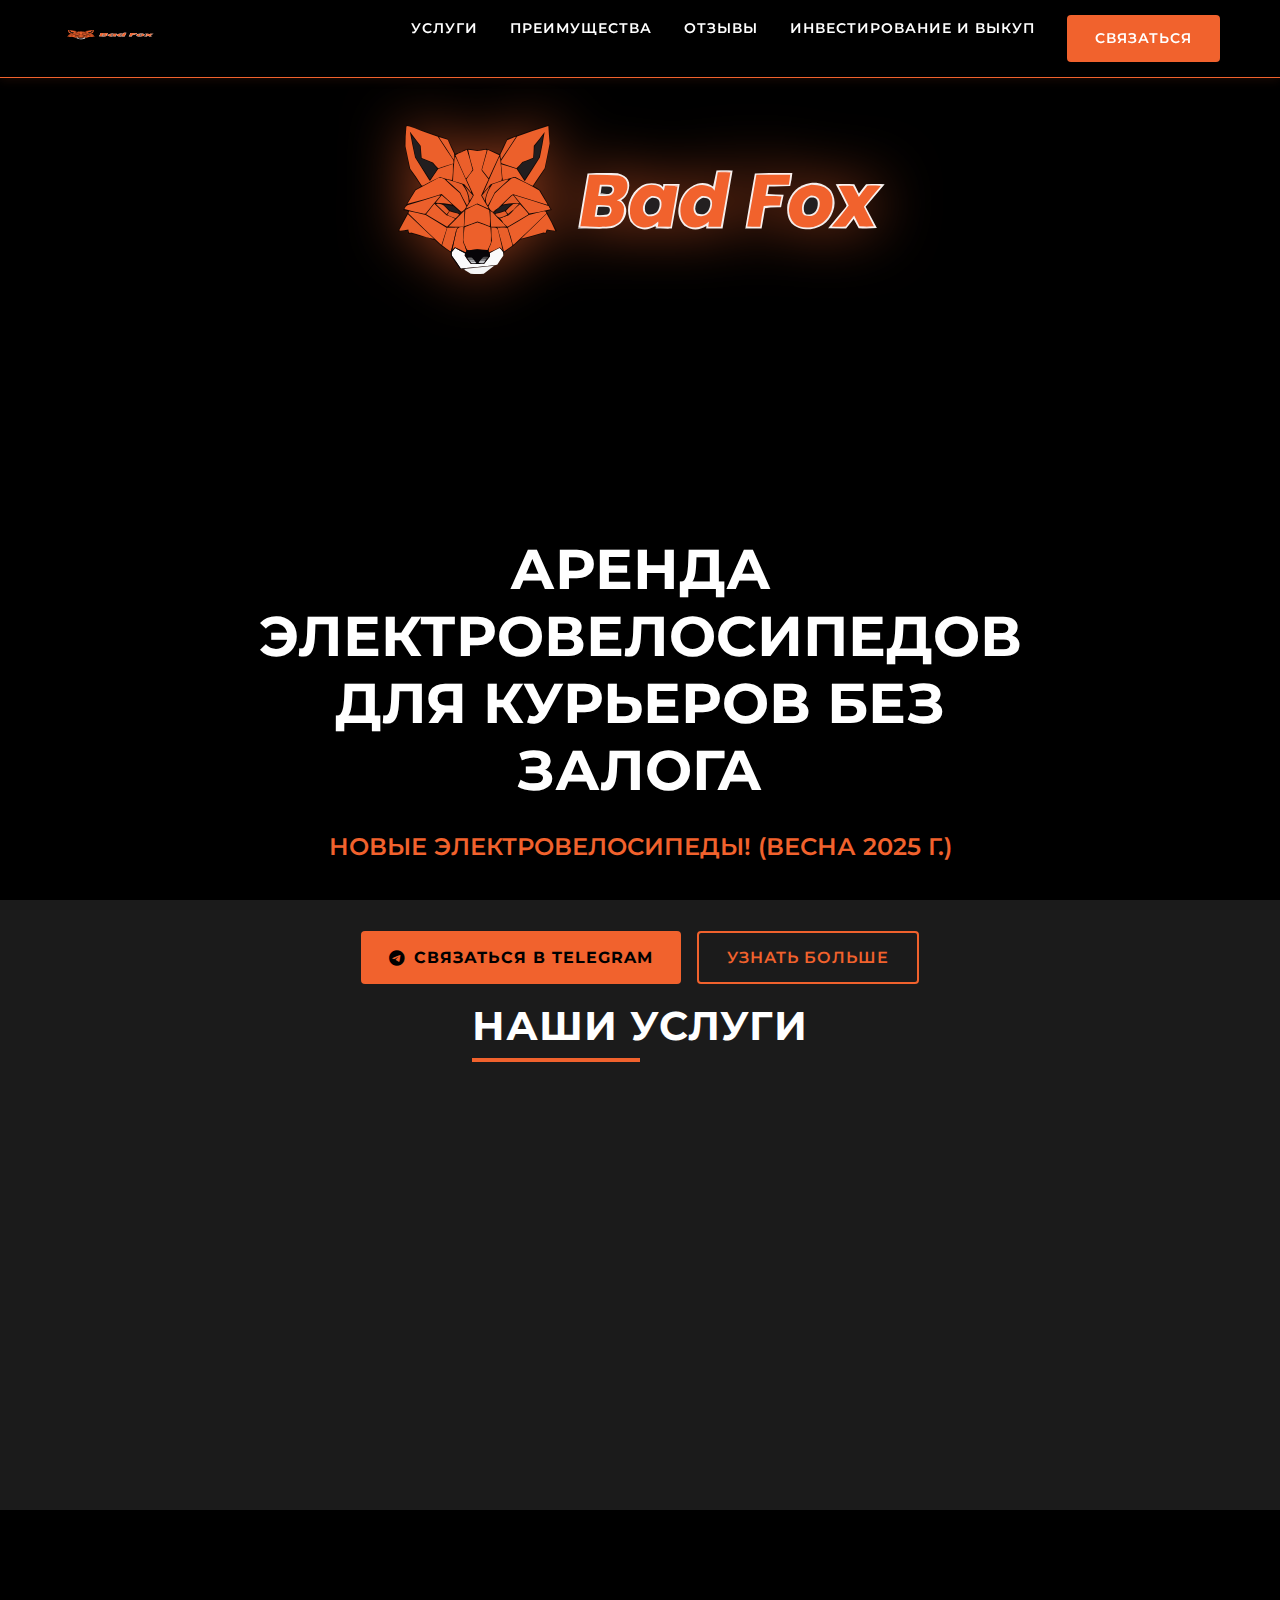
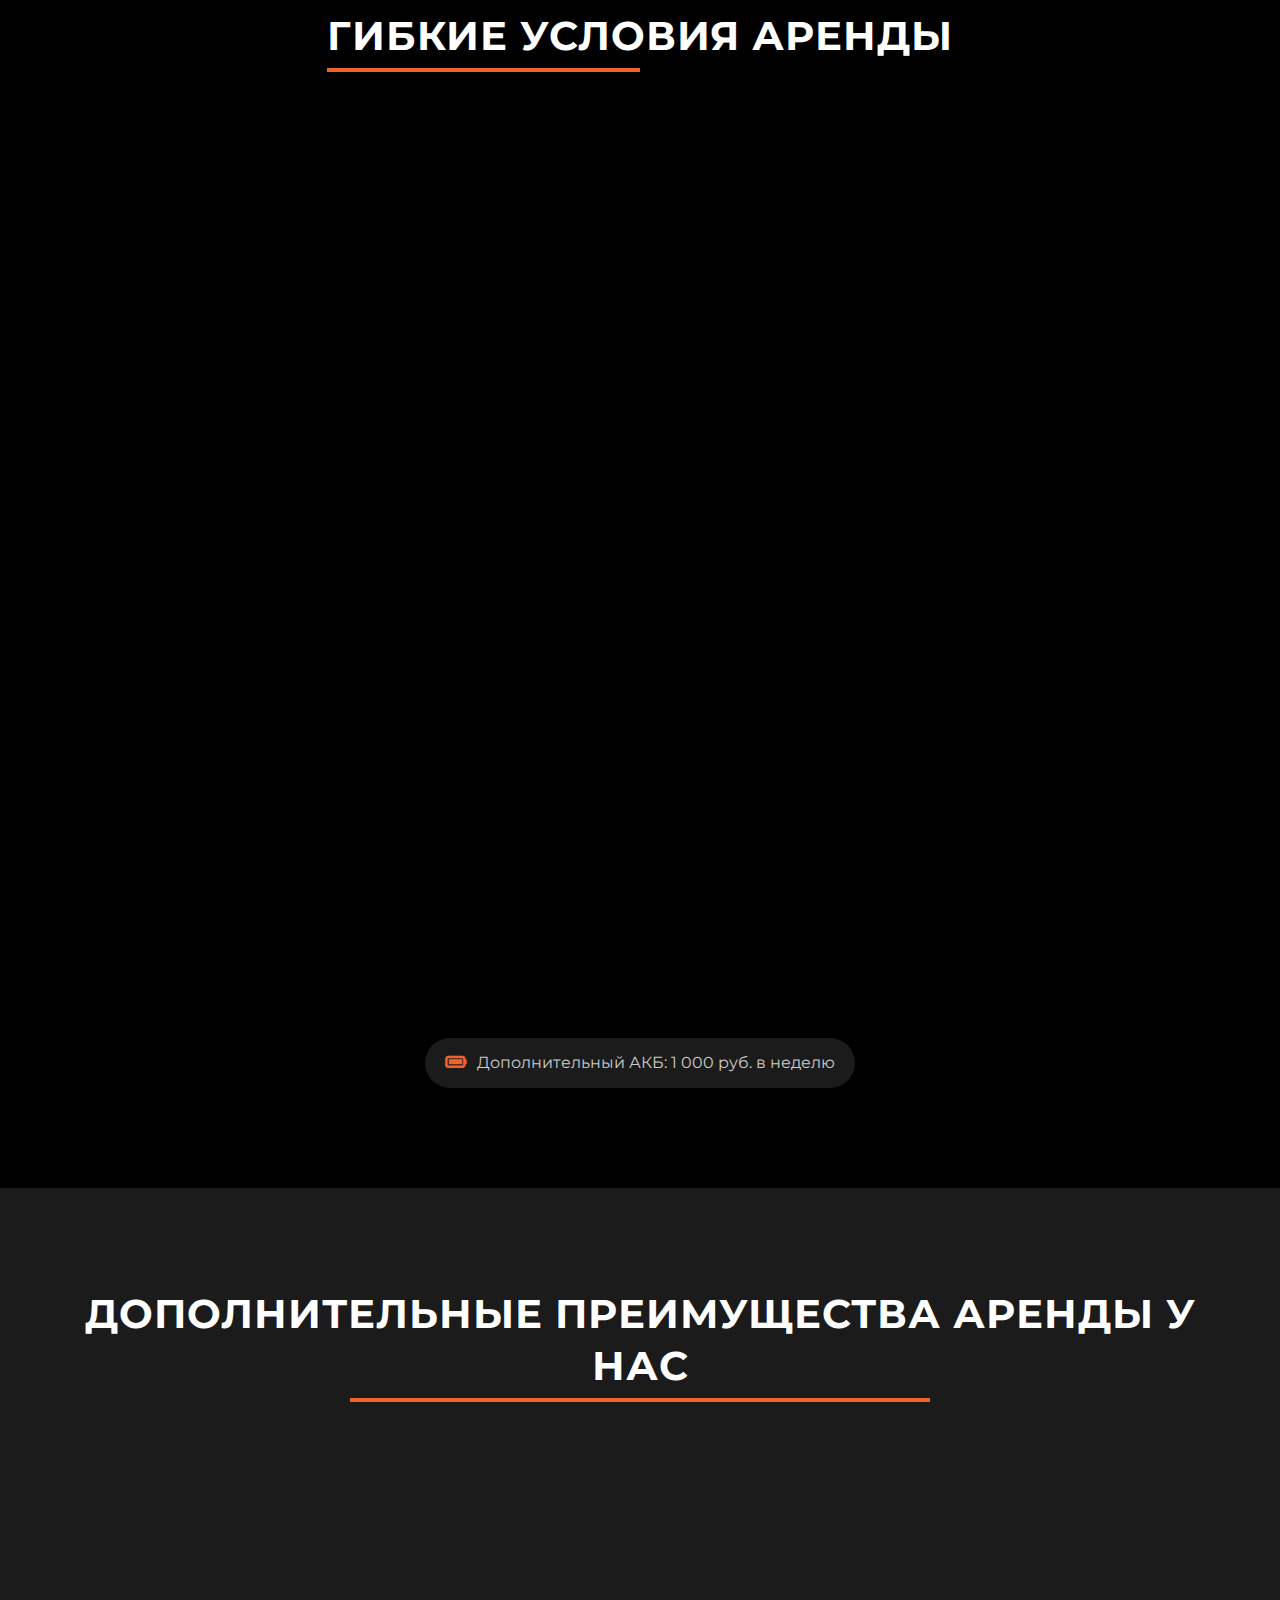
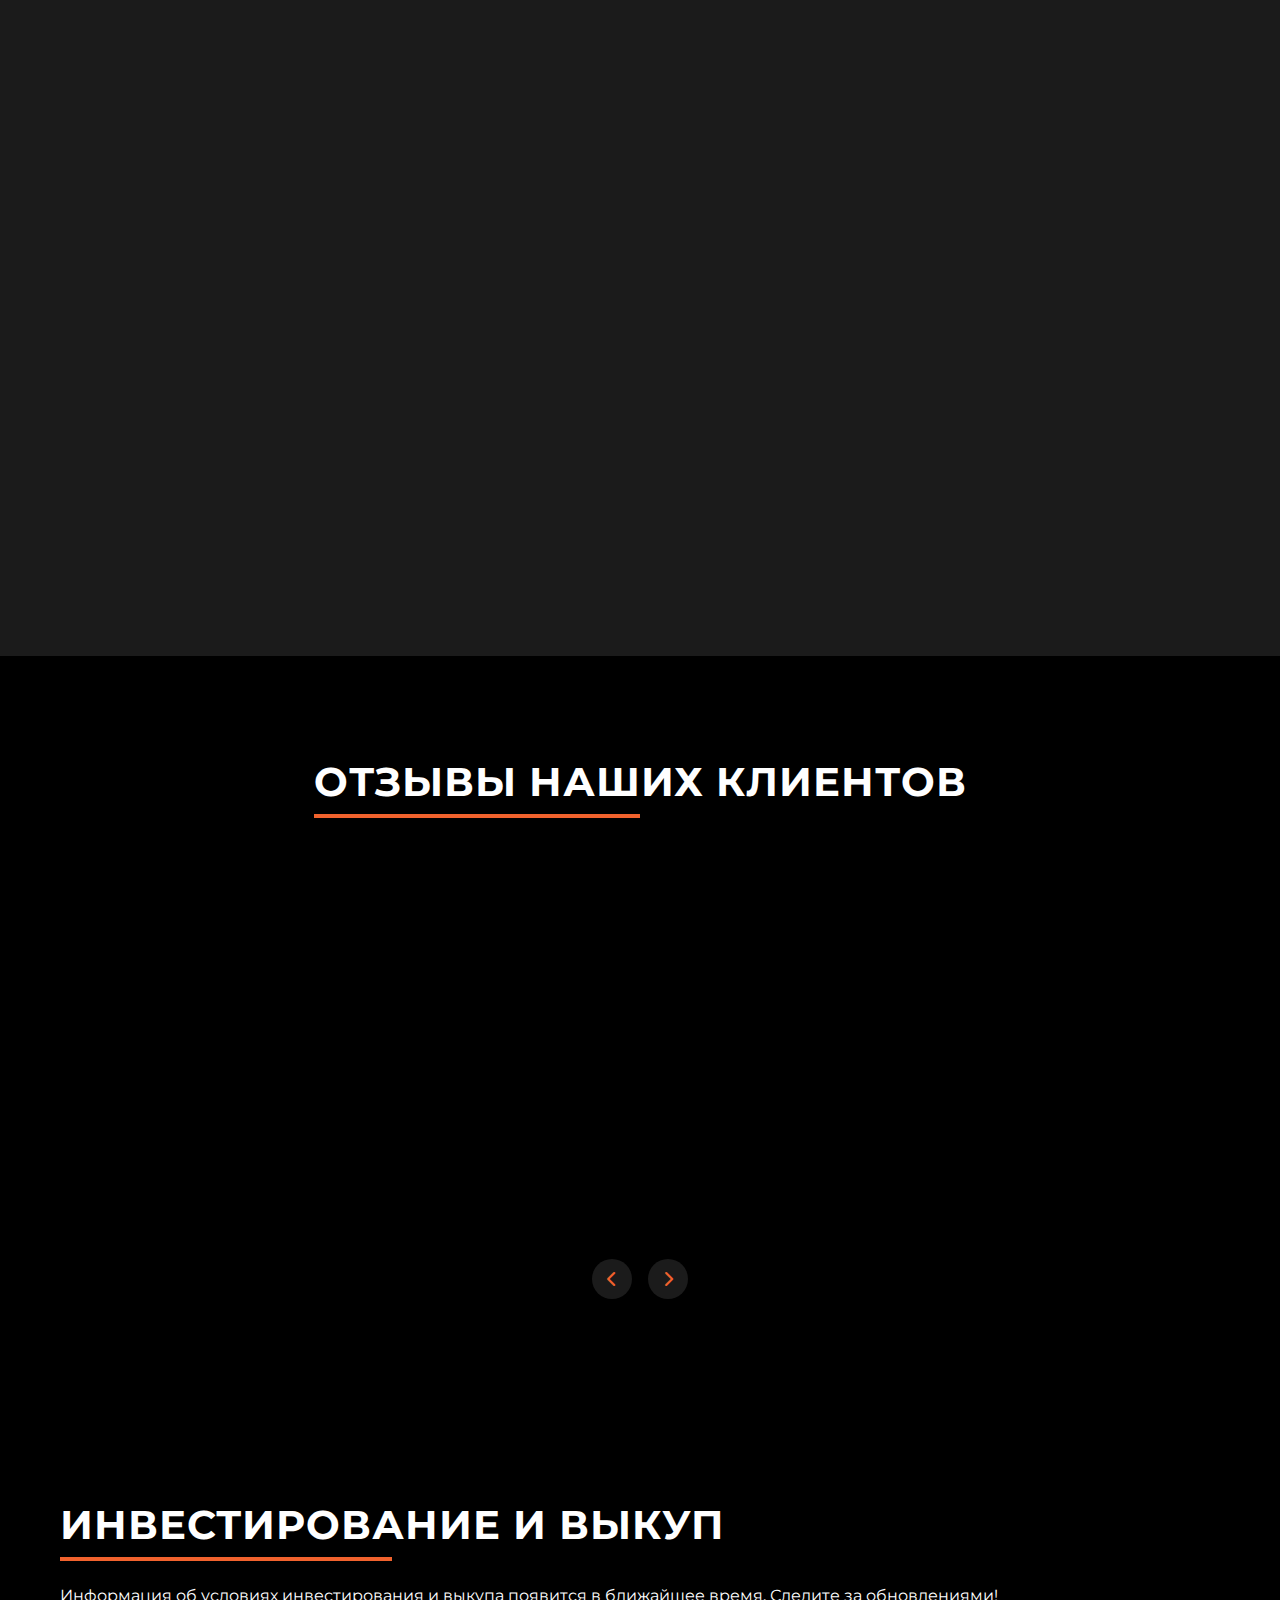
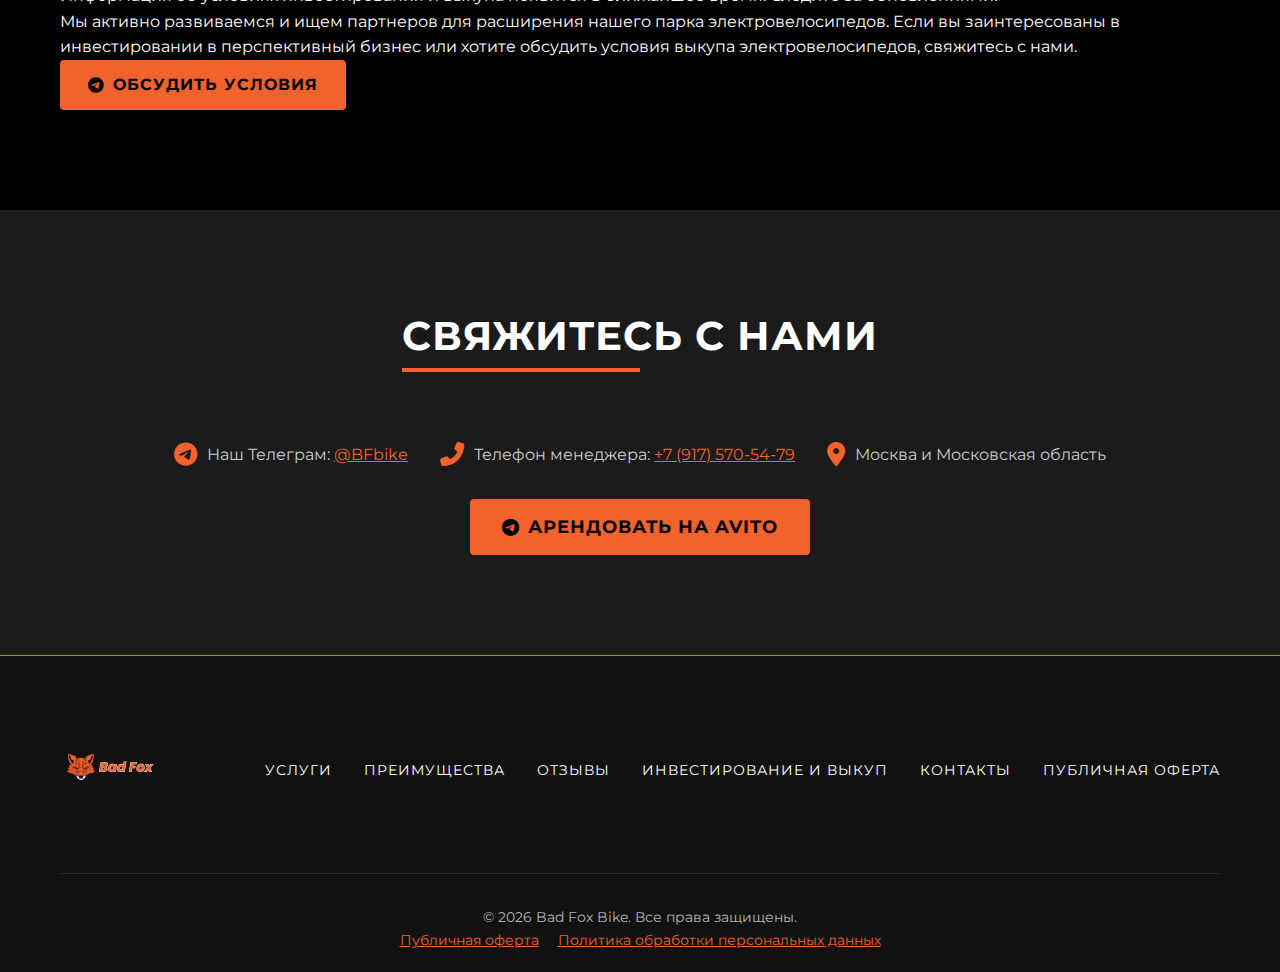
<file: index.html>
<!DOCTYPE html>
<html lang="ru">
<head>
    <meta charset="UTF-8">
    <meta name="viewport" content="width=device-width, initial-scale=1.0, maximum-scale=1.0, user-scalable=no">
    <meta name="theme-color" content="#000000">
    <title>Bad Fox Bike - Аренда электровелосипедов для курьеров</title>
    <link rel="icon" href="badfoxreal.svg" type="image/svg+xml" sizes="any">
    <link rel="stylesheet" href="styles.css">
    <link rel="stylesheet" href="https://cdnjs.cloudflare.com/ajax/libs/font-awesome/6.4.0/css/all.min.css">
    <link rel="preconnect" href="https://fonts.googleapis.com">
    <link rel="preconnect" href="https://fonts.gstatic.com" crossorigin>
    <link href="https://fonts.googleapis.com/css2?family=Montserrat:wght@400;500;600;700;800&display=swap" rel="stylesheet">
    <style>
        .logo-text {
            display: flex;
            align-items: center;
            font-size: 24px;
            font-weight: 800;
        }
        
        .logo-text .bad {
            color: white;
            margin-right: 5px;
        }
        
        .logo-text .fox {
            color: rgb(241,98,45);
            text-transform: uppercase;
        }
        
        .pornhub-style-logo {
            background: #000;
            border-radius: 4px;
            padding: 5px 10px;
            display: inline-block;
        }
    </style>
</head>
<body>
    <header>
        <div class="container">
            <nav>
                <div class="logo">
                    <img src="badfoxreal.svg" alt="Bad Fox Bike Logo" width="100" height="35">
                </div>
                <ul class="nav-links">
                    <li><a href="#services">Услуги</a></li>
                    <li><a href="#advantages">Преимущества</a></li>
                    <li><a href="#reviews">Отзывы</a></li>
                    <li><a href="#investment">Инвестирование и выкуп</a></li>
                    <li><a href="#contact" class="btn-primary">Связаться</a></li>
                </ul>
                <div class="hamburger">
                    <span></span>
                    <span></span>
                    <span></span>
                </div>
            </nav>
        </div>
    </header>

    <section class="hero">
        <div class="container">
            <div class="hero-content">
                <div class="hero-logo">
                    <img src="badfoxreal.svg" alt="Bad Fox Bike Logo">
                </div>
                <h1>Аренда электровелосипедов для курьеров без залога</h1>
                <p class="tagline">Новые электровелосипеды! (весна 2025 г.)</p>
                <div class="hero-buttons">
                    <a href="https://t.me/badfoxbikebot" class="btn-primary">
                        <i class="fab fa-telegram"></i> Связаться в Telegram
                    </a>
                    <a href="#contact" class="btn-secondary">Узнать больше</a>
                </div>
            </div>
        </div>
    </section>

    <section id="services" class="services">
        <div class="container">
            <h2>Наши услуги</h2>
            <div class="services-grid">
                <div class="service-card">
                    <div class="service-icon">
                        <i class="fas fa-bicycle"></i>
                    </div>
                    <h3>Работаем по г. Москве и МО</h3>
                    <p>🔥 Акция для новых клиентов: 0 руб. залог для первого договора аренды нашего электровелосипеда для граждан СНГ и РФ</p>
                </div>
                <div class="service-card">
                    <div class="service-icon">
                        <i class="fas fa-bolt"></i>
                    </div>
                    <h3>Kugoo и Wenbox</h3>
                    <p>Современные и мощные электровелосипеды для комфортной работы</p>
                </div>
            </div>
        </div>
    </section>

    <section class="pricing">
        <div class="container">
            <h2>Гибкие условия аренды</h2>
            <div class="pricing-grid">
                <div class="price-card">
                    <div class="price-header">
                        <h3>Kugoo / Неделя</h3>
                        <div class="price">3 500 ₽</div>
                    </div>
                    <div class="price-features">
                        <p>Модель Kugoo</p>
                        <p>Без IoT, без ограничения скорости</p>
                        <p>1 АКБ в комплекте</p>
                    </div>
                    <a href="https://t.me/badfoxbikebot" class="btn-primary">Арендовать</a>
                </div>
                <div class="price-card popular">
                    <div class="popular-tag">Популярно</div>
                    <div class="price-header">
                        <h3>Kugoo / Месяц</h3>
                        <div class="price">13 000 ₽</div>
                    </div>
                    <div class="price-features">
                        <p>Модель Kugoo</p>
                        <p>Без IoT, без ограничения скорости</p>
                        <p>1 АКБ в комплекте</p>
                    </div>
                    <a href="https://t.me/badfoxbikebot" class="btn-primary">Арендовать</a>
                </div>
                <div class="price-card">
                    <div class="price-header">
                        <h3>Wendox / Неделя</h3>
                        <div class="price">5 000 ₽</div>
                    </div>
                    <div class="price-features">
                        <p>Модель Wendox</p>
                        <p>С IoT, ограничение 25 км/ч</p>
                        <p>1 АКБ в комплекте</p>
                    </div>
                    <a href="https://t.me/badfoxbikebot" class="btn-primary">Арендовать</a>
                </div>
                <div class="price-card">
                    <div class="price-header">
                        <h3>Wendox / Месяц</h3>
                        <div class="price">19 000 ₽</div>
                    </div>
                    <div class="price-features">
                        <p>Модель Wendox (Wenbox)</p>
                        <p>С IoT, ограничение 25 км/ч</p>
                        <p>1 АКБ в комплекте</p>
                    </div>
                    <a href="https://t.me/badfoxbikebot" class="btn-primary">Арендовать</a>
                </div>
            </div>
            <div class="additional-pricing">
                <div class="additional-item">
                    <i class="fas fa-battery-full"></i>
                    <p>Дополнительный АКБ: 1 000 руб. в неделю</p>
                </div>
                 <!-- Убрал старую карточку про 2 АКБ, так как теперь это часть основных тарифов -->
            </div>
        </div>
    </section>

    <section id="advantages" class="advantages">
        <div class="container">
            <h2>Дополнительные преимущества аренды у нас</h2>
            <div class="advantages-grid">
                <div class="advantage-card">
                    <div class="advantage-icon">
                        <i class="fas fa-tools"></i>
                    </div>
                    <h3>Собственный сервисный центр</h3>
                    <p>Обслуживание, ремонт и запасные части всегда под рукой</p>
                </div>
                <div class="advantage-card">
                    <div class="advantage-icon">
                        <i class="fas fa-battery-full"></i>
                    </div>
                    <h3>Новые аккумуляторы</h3>
                    <p>Гарантируем отличную автономность и бесперебойную работу электровелосипеда</p>
                </div>
                <div class="advantage-card">
                    <div class="advantage-icon">
                        <i class="fas fa-tint-slash"></i>
                    </div>
                    <h3>Полная гидроизоляция</h3>
                    <p>Можно работать в любую погоду</p>
                </div>
                <div class="advantage-card">
                    <div class="advantage-icon">
                        <i class="fas fa-luggage-cart"></i>
                    </div>
                    <h3>Крепкий и надежный багажник</h3>
                    <p>Специально разработан для комфортной перевозки заказов</p>
                </div>
                <div class="advantage-card">
                    <div class="advantage-icon">
                        <i class="fas fa-lock"></i>
                    </div>
                    <h3>Замок для электровелосипеда</h3>
                    <p>И держатель для телефона в комплекте</p>
                </div>
                <div class="advantage-card">
                    <div class="advantage-icon">
                        <i class="fas fa-coins"></i>
                    </div>
                    <h3>Доступные цены</h3>
                    <p>Окупите аренду за счет увеличения количества выполненных заказов</p>
                </div>
            </div>
        </div>
    </section>

    <section id="reviews" class="reviews">
        <div class="container">
            <h2>Отзывы наших клиентов</h2>
            <div class="reviews-slider">
                <div class="review-card">
                    <div class="review-header">
                        <div class="review-name">Mikas</div>
                        <div class="review-date">25 июля</div>
                    </div>
                    <div class="review-rating">
                        <i class="fas fa-star"></i>
                        <i class="fas fa-star"></i>
                        <i class="fas fa-star"></i>
                        <i class="fas fa-star"></i>
                        <i class="fas fa-star"></i>
                    </div>
                    <p class="review-text">Очень хороший сервис!К клиентам относятся с добротой и лояльностью,я доволен!</p>
                </div>
                <div class="review-card">
                    <div class="review-header">
                        <div class="review-name">Gopster Top</div>
                        <div class="review-date">19 июля</div>
                    </div>
                    <div class="review-rating">
                        <i class="fas fa-star"></i>
                        <i class="fas fa-star"></i>
                        <i class="fas fa-star"></i>
                        <i class="fas fa-star"></i>
                        <i class="fas fa-star"></i>
                    </div>
                    <p class="review-text">все прошло очень гладко, мужчина все объяснил и показал, в договоре все четко и по делу, всем доволен!</p>
                </div>
                <div class="review-card">
                    <div class="review-header">
                        <div class="review-name">Kazaryan Artem</div>
                        <div class="review-date">16 июля</div>
                    </div>
                    <div class="review-rating">
                        <i class="fas fa-star"></i>
                        <i class="fas fa-star"></i>
                        <i class="fas fa-star"></i>
                        <i class="fas fa-star"></i>
                        <i class="fas fa-star"></i>
                    </div>
                    <p class="review-text">Все очень хорошо, велосипед полностью исправен, помогли, все объяснили. Пошли на уступки в некоторых ситуациях. Спасибо большое</p>
                </div>
                <div class="review-card">
                    <div class="review-header">
                        <div class="review-name">Fresh Air Pro</div>
                        <div class="review-date">15 июля</div>
                    </div>
                    <div class="review-rating">
                        <i class="fas fa-star"></i>
                        <i class="fas fa-star"></i>
                        <i class="fas fa-star"></i>
                        <i class="fas fa-star"></i>
                        <i class="fas fa-star"></i>
                    </div>
                    <p class="review-text">Все отлично,люди добрые,русские,отзывчивые,всегда на связи,договор чист и прозрачен,приехали на выдачу вовремя,советую ,честно от души 😌</p>
                </div>
                <div class="review-card">
                    <div class="review-header">
                        <div class="review-name">Александр Литвин</div>
                        <div class="review-date">14 июля</div>
                    </div>
                    <div class="review-rating">
                        <i class="fas fa-star"></i>
                        <i class="fas fa-star"></i>
                        <i class="fas fa-star"></i>
                        <i class="fas fa-star"></i>
                        <i class="fas fa-star"></i>
                    </div>
                    <p class="review-text">Все быстро,четко,а главное качественно,электровело приятный на дорогах,все понравилось,советую!</p>
                </div>
                 <div class="review-card">
                    <div class="review-header">
                        <div class="review-name">Лев</div>
                        <div class="review-date">12 июля</div>
                    </div>
                    <div class="review-rating">
                        <i class="fas fa-star"></i>
                        <i class="fas fa-star"></i>
                        <i class="fas fa-star"></i>
                        <i class="fas fa-star"></i>
                        <i class="fas fa-star"></i>
                    </div>
                    <p class="review-text">Все прошло отлично, очень компитентные и приятные люди. Рекомендую</p>
                </div>
            </div>
            <div class="reviews-nav">
                <button class="prev-btn"><i class="fas fa-chevron-left"></i></button>
                <button class="next-btn"><i class="fas fa-chevron-right"></i></button>
            </div>
        </div>
    </section>

    <section id="investment" class="investment">
        <div class="container">
            <h2>Инвестирование и выкуп</h2>
            <div class="investment-content">
                <p>Информация об условиях инвестирования и выкупа появится в ближайшее время. Следите за обновлениями!</p>
                <p>Мы активно развиваемся и ищем партнеров для расширения нашего парка электровелосипедов. Если вы заинтересованы в инвестировании в перспективный бизнес или хотите обсудить условия выкупа электровелосипедов, свяжитесь с нами.</p>
                <a href="https://t.me/BFbike" class="btn-primary">
                    <i class="fab fa-telegram"></i> Обсудить условия
                </a>
            </div>
        </div>
    </section>

    <section id="contact" class="contact">
        <div class="container">
            <h2>Свяжитесь с нами</h2>
            <div class="contact-content">
                <div class="contact-info">
                    <div class="contact-item">
                        <i class="fab fa-telegram"></i>
                        <p>Наш Телеграм: <a href="https://t.me/BFbike" target="_blank" style="color: var(--primary-color); text-decoration: underline;">@BFbike</a></p>
                    </div>
                    <div class="contact-item">
                        <i class="fas fa-phone-alt"></i>
                        <p>Телефон менеджера: <a href="tel:+79175705479" style="color: var(--primary-color); text-decoration: underline;">+7 (917) 570-54-79</a></p>
                    </div>
                     <div class="contact-item">
                        <i class="fas fa-map-marker-alt"></i>
                        <p>Москва и Московская область</p>
                    </div>
                </div>
                <a href="https://www.avito.ru/balashiha/predlozheniya_uslug/arenda_elektrovelosipedov_dlya_kurerov_7399129611" class="btn-primary btn-large">
                    <i class="fab fa-telegram"></i> Арендовать на Avito
                </a>
            </div>
        </div>
    </section>

    <footer>
        <div class="container">
            <div class="footer-content">
                <div class="footer-logo">
                    <img src="badfoxreal.svg" alt="Bad Fox Bike Logo">
                </div>
                <div class="footer-links">
                    <a href="#services">Услуги</a>
                    <a href="#advantages">Преимущества</a>
                    <a href="#reviews">Отзывы</a>
                    <a href="#investment">Инвестирование и выкуп</a>
                    <a href="#contact">Контакты</a>
                    <a href="oferta.html">Публичная оферта</a>
                </div>
            </div>
            <div class="footer-bottom">
                <p>&copy; <script>document.write(new Date().getFullYear())</script> Bad Fox Bike. Все права защищены.</p>
                <p>
                    <a href="oferta.html" style="color: var(--primary-color); text-decoration: underline; margin-right: 15px;">Публичная оферта</a>
                    <a href="privacy-policy.html" style="color: var(--primary-color); text-decoration: underline;">Политика обработки персональных данных</a>
                </p>
            </div>
        </div>
    </footer>

    <script src="script.js"></script>
</body>
</html>
</file>
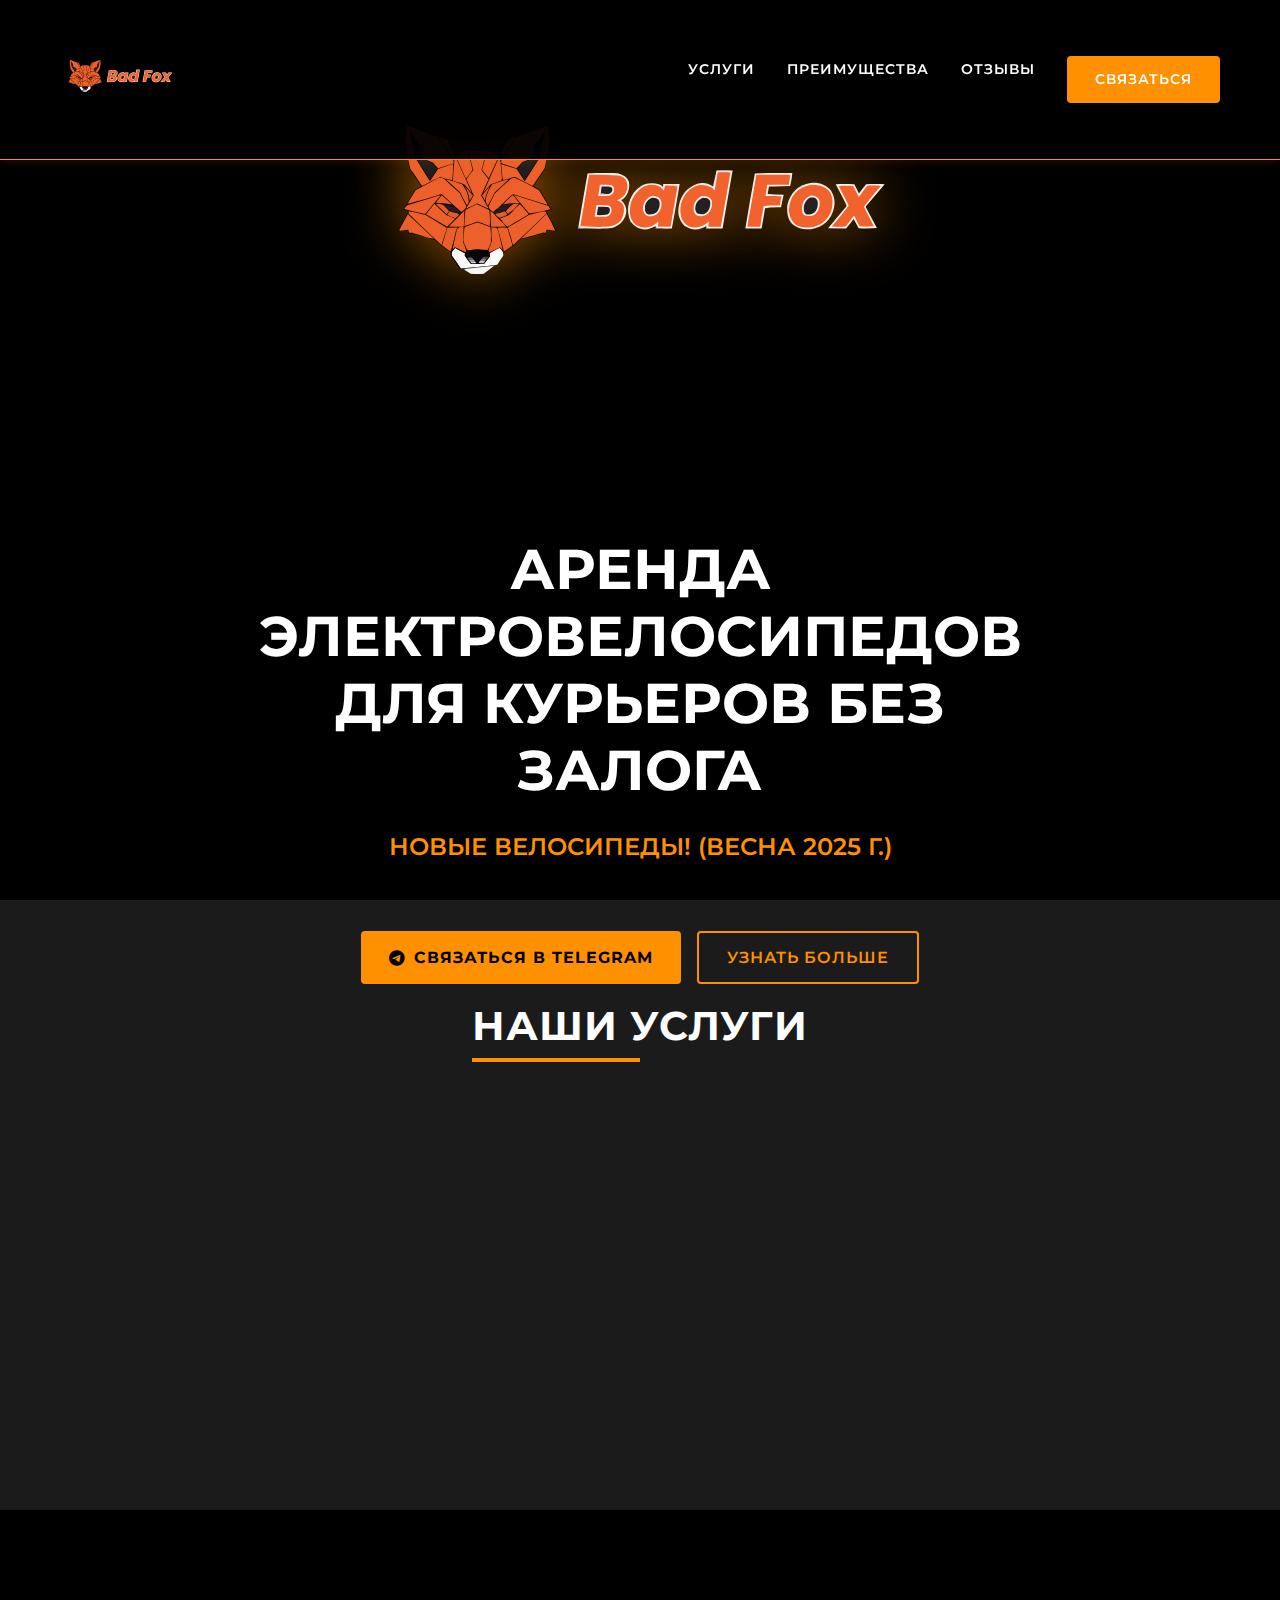
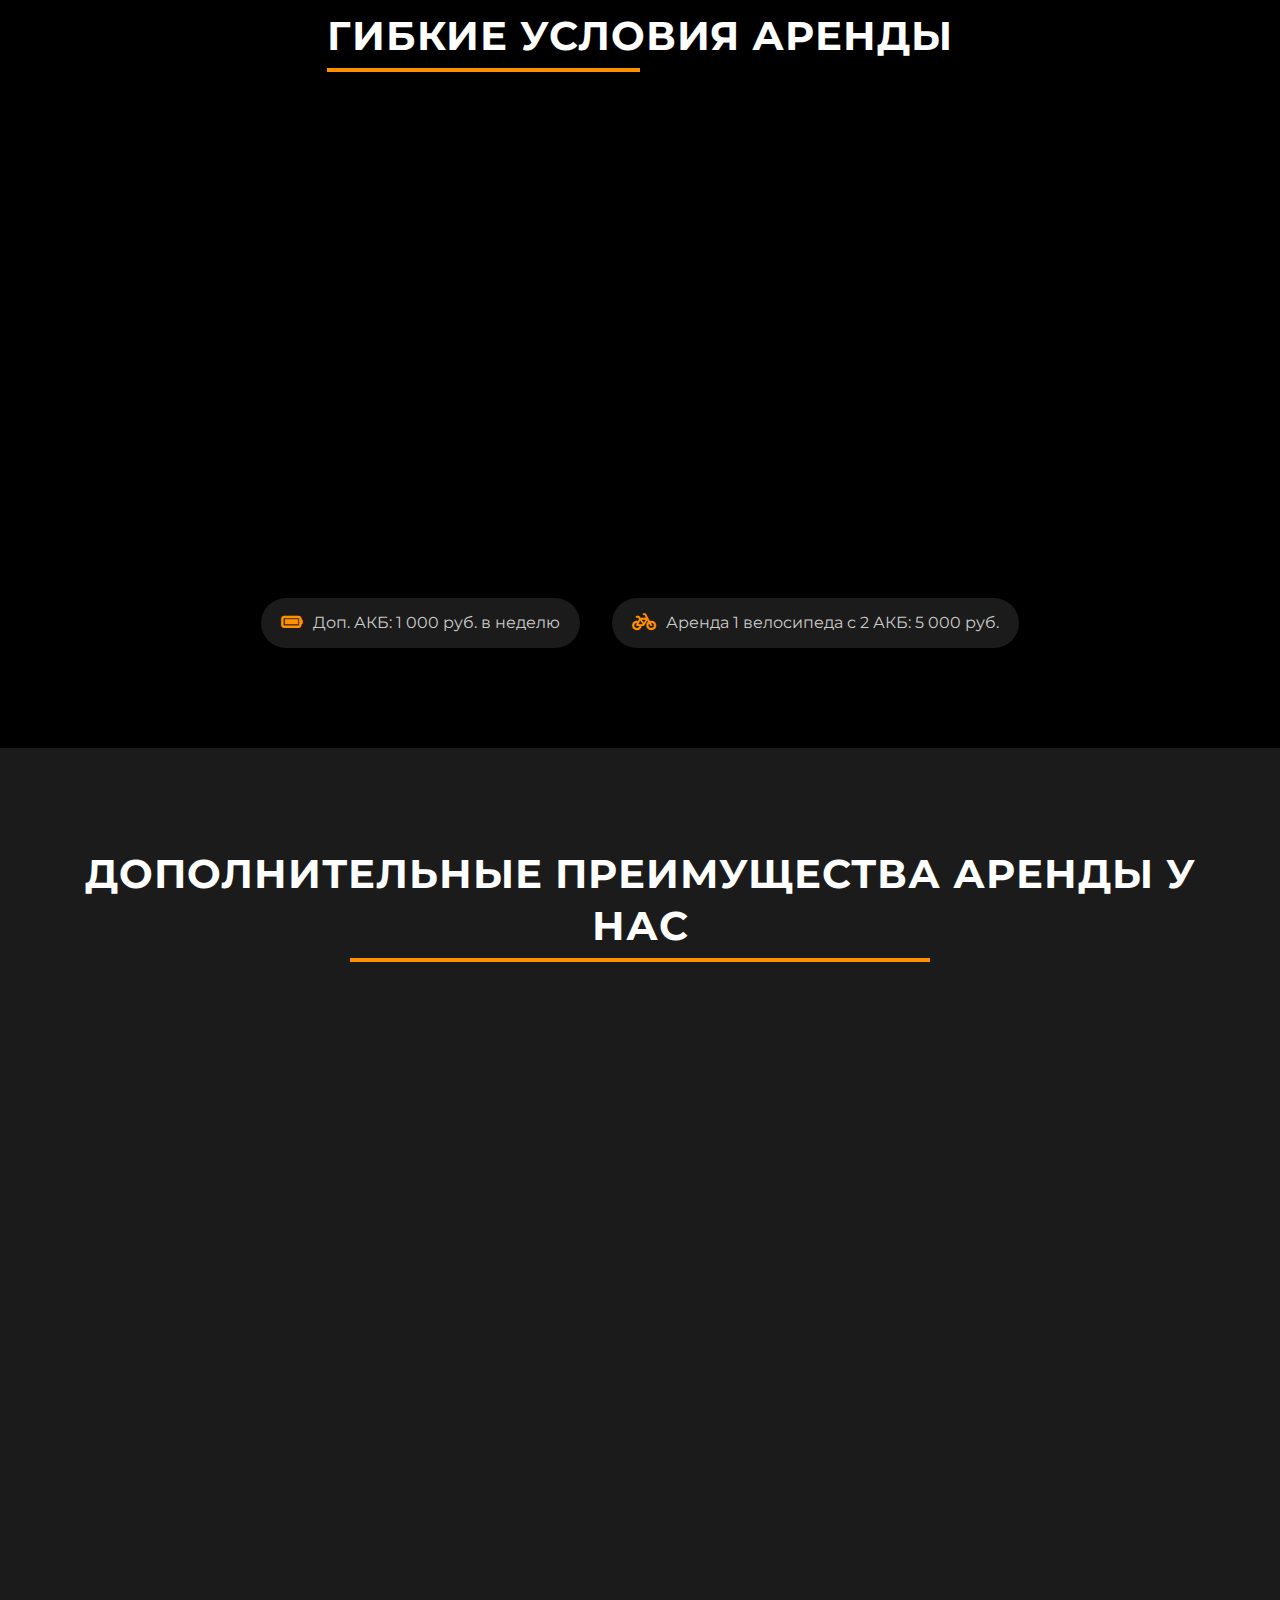
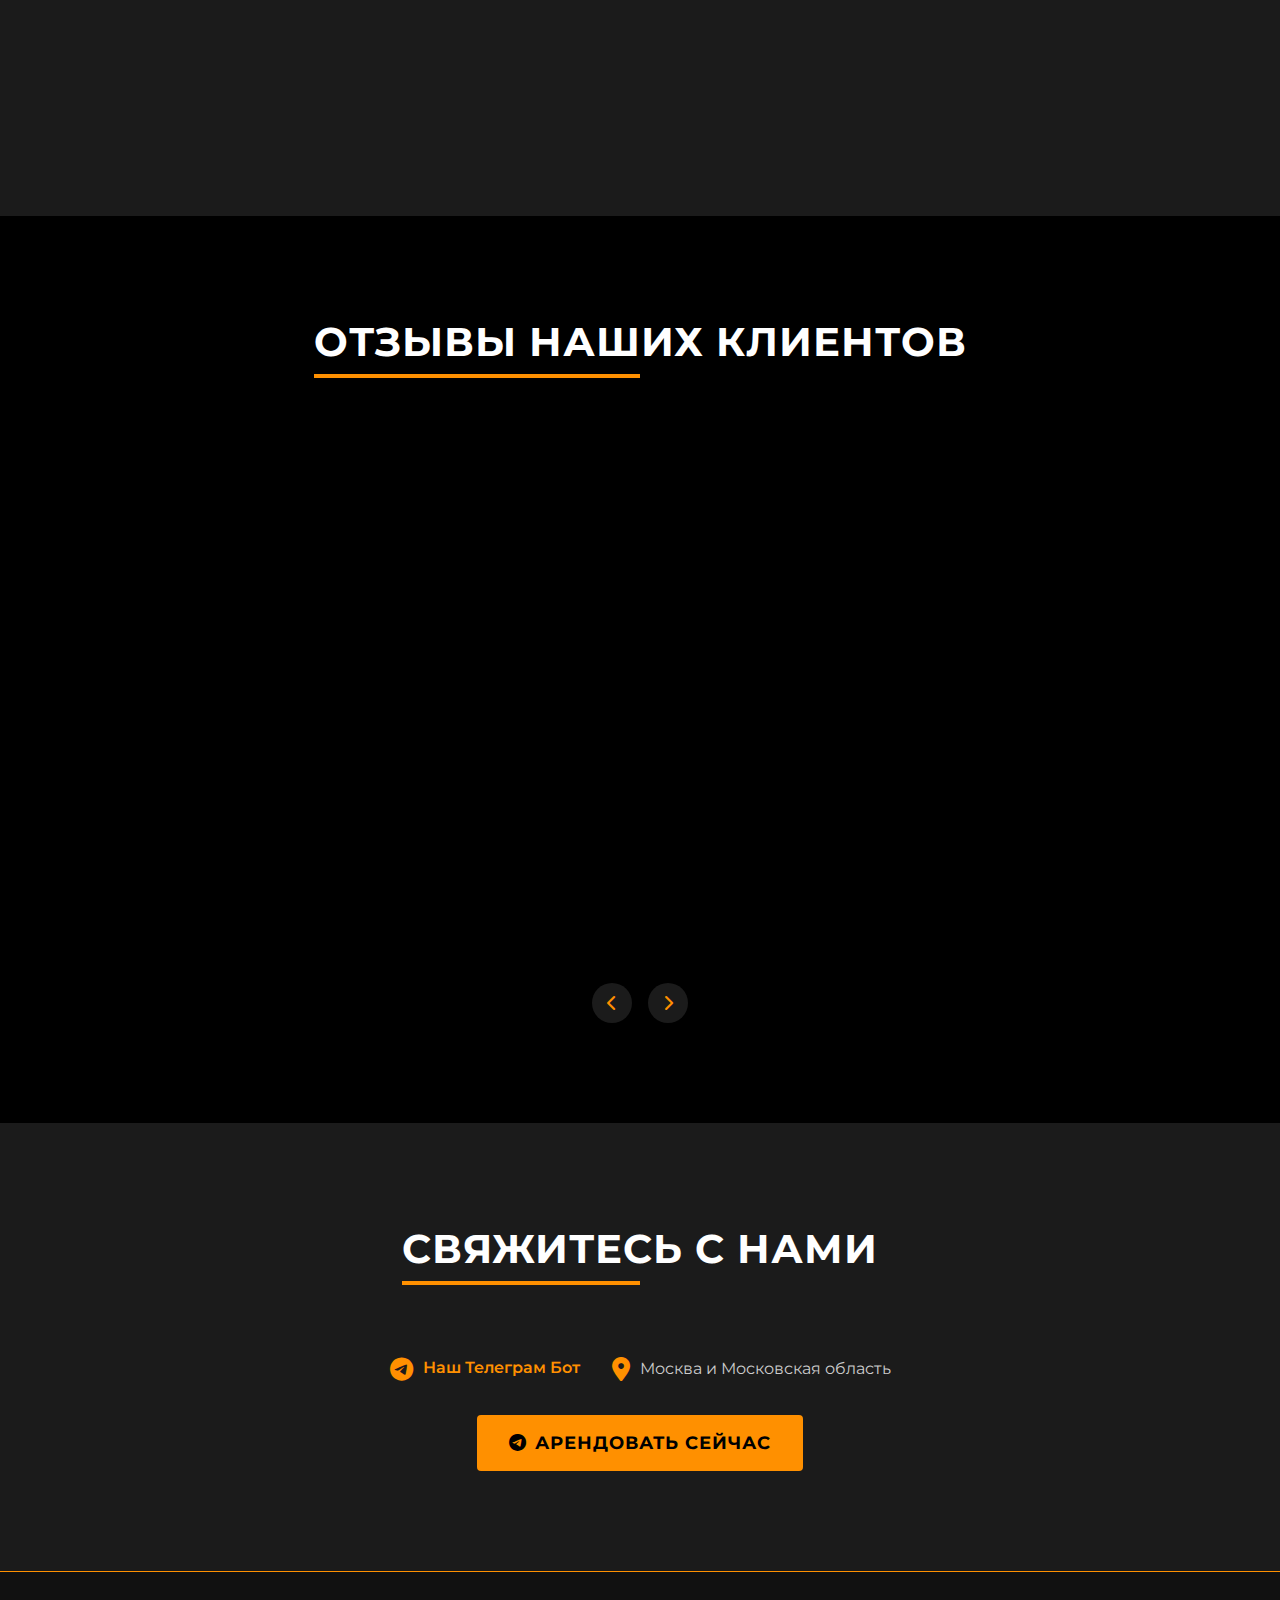
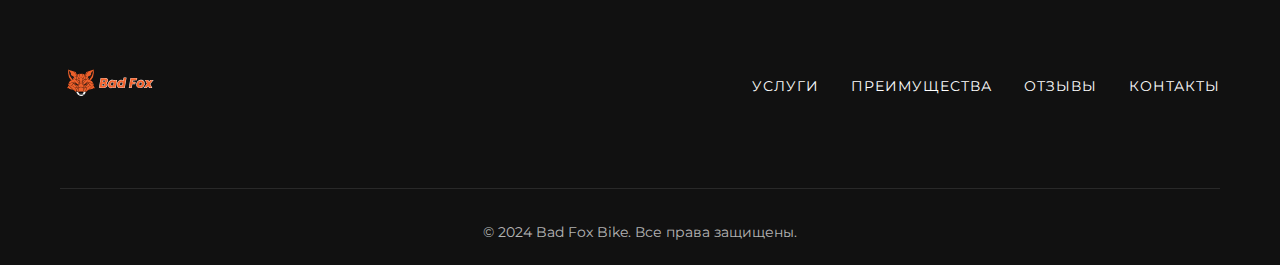
<file: backup_2025-05-20_19-08-45/index.html>
<!DOCTYPE html>
<html lang="ru">
<head>
    <meta charset="UTF-8">
    <meta name="viewport" content="width=device-width, initial-scale=1.0">
    <title>Bad Fox Bike - Аренда электровелосипедов для курьеров</title>
    <link rel="stylesheet" href="styles.css">
    <link rel="stylesheet" href="https://cdnjs.cloudflare.com/ajax/libs/font-awesome/6.4.0/css/all.min.css">
    <link rel="preconnect" href="https://fonts.googleapis.com">
    <link rel="preconnect" href="https://fonts.gstatic.com" crossorigin>
    <link href="https://fonts.googleapis.com/css2?family=Montserrat:wght@400;500;600;700;800&display=swap" rel="stylesheet">
    <style>
        .logo-text {
            display: flex;
            align-items: center;
            font-size: 24px;
            font-weight: 800;
        }
        
        .logo-text .bad {
            color: white;
            margin-right: 5px;
        }
        
        .logo-text .fox {
            color: #FF9000;
            text-transform: uppercase;
        }
        
        .pornhub-style-logo {
            background: #000;
            border-radius: 4px;
            padding: 5px 10px;
            display: inline-block;
        }
    </style>
</head>
<body>
    <header>
        <div class="container">
            <nav>
                <div class="logo">
                    <img src="badfoxreal.svg" alt="Bad Fox Bike Logo">
                </div>
                <ul class="nav-links">
                    <li><a href="#services">Услуги</a></li>
                    <li><a href="#advantages">Преимущества</a></li>
                    <li><a href="#reviews">Отзывы</a></li>
                    <li><a href="#contact" class="btn-primary">Связаться</a></li>
                </ul>
                <div class="hamburger">
                    <span></span>
                    <span></span>
                    <span></span>
                </div>
            </nav>
        </div>
    </header>

    <section class="hero">
        <div class="container">
            <div class="hero-content">
                <div class="hero-logo">
                    <img src="badfoxreal.svg" alt="Bad Fox Bike Logo">
                </div>
                <h1>Аренда электровелосипедов для курьеров без залога</h1>
                <p class="tagline">Новые велосипеды! (весна 2025 г.)</p>
                <div class="hero-buttons">
                    <a href="https://t.me/your_bot_link" class="btn-primary">
                        <i class="fab fa-telegram"></i> Связаться в Telegram
                    </a>
                    <a href="#services" class="btn-secondary">Узнать больше</a>
                </div>
            </div>
        </div>
    </section>

    <section id="services" class="services">
        <div class="container">
            <h2>Наши услуги</h2>
            <div class="services-grid">
                <div class="service-card">
                    <div class="service-icon">
                        <i class="fas fa-bicycle"></i>
                    </div>
                    <h3>Работаем по г. Москве и МО</h3>
                    <p>🔥 Акция для новых клиентов: 0 руб. залог для первого договора аренды нашего электровелосипеда для граждан СНГ и РФ</p>
                </div>
                <div class="service-card">
                    <div class="service-icon">
                        <i class="fas fa-bolt"></i>
                    </div>
                    <h3>Kugoo Kirin</h3>
                    <p>Современные и мощные электровелосипеды для комфортной работы</p>
                </div>
            </div>
        </div>
    </section>

    <section class="pricing">
        <div class="container">
            <h2>Гибкие условия аренды</h2>
            <div class="pricing-grid">
                <div class="price-card">
                    <div class="price-header">
                        <h3>7 дней</h3>
                        <div class="price">3 500 ₽</div>
                    </div>
                    <div class="price-features">
                        <p>Минимальный срок аренды</p>
                        <p>1 велосипед с 1 АКБ</p>
                    </div>
                    <a href="https://t.me/your_bot_link" class="btn-primary">Арендовать</a>
                </div>
                <div class="price-card popular">
                    <div class="popular-tag">Популярно</div>
                    <div class="price-header">
                        <h3>14 дней</h3>
                        <div class="price">7 000 ₽</div>
                    </div>
                    <div class="price-features">
                        <p>Оптимальный срок</p>
                        <p>1 велосипед с 1 АКБ</p>
                    </div>
                    <a href="https://t.me/your_bot_link" class="btn-primary">Арендовать</a>
                </div>
                <div class="price-card">
                    <div class="price-header">
                        <h3>1 месяц</h3>
                        <div class="price">12 000 ₽</div>
                    </div>
                    <div class="price-features">
                        <p>Максимальная выгода</p>
                        <p>1 велосипед с 1 АКБ</p>
                    </div>
                    <a href="https://t.me/your_bot_link" class="btn-primary">Арендовать</a>
                </div>
            </div>
            <div class="additional-pricing">
                <div class="additional-item">
                    <i class="fas fa-battery-full"></i>
                    <p>Доп. АКБ: 1 000 руб. в неделю</p>
                </div>
                <div class="additional-item">
                    <i class="fas fa-bicycle"></i>
                    <p>Аренда 1 велосипеда с 2 АКБ: 5 000 руб.</p>
                </div>
            </div>
        </div>
    </section>

    <section id="advantages" class="advantages">
        <div class="container">
            <h2>Дополнительные преимущества аренды у нас</h2>
            <div class="advantages-grid">
                <div class="advantage-card">
                    <div class="advantage-icon">
                        <i class="fas fa-tools"></i>
                    </div>
                    <h3>Собственный сервисный центр</h3>
                    <p>Обслуживание, ремонт и запасные части всегда под рукой</p>
                </div>
                <div class="advantage-card">
                    <div class="advantage-icon">
                        <i class="fas fa-battery-full"></i>
                    </div>
                    <h3>Новые аккумуляторы</h3>
                    <p>Гарантируем отличную автономность и бесперебойную работу велосипеда</p>
                </div>
                <div class="advantage-card">
                    <div class="advantage-icon">
                        <i class="fas fa-tint-slash"></i>
                    </div>
                    <h3>Полная гидроизоляция</h3>
                    <p>Можно работать в любую погоду</p>
                </div>
                <div class="advantage-card">
                    <div class="advantage-icon">
                        <i class="fas fa-luggage-cart"></i>
                    </div>
                    <h3>Крепкий и надежный багажник</h3>
                    <p>Специально разработан для комфортной перевозки заказов</p>
                </div>
                <div class="advantage-card">
                    <div class="advantage-icon">
                        <i class="fas fa-lock"></i>
                    </div>
                    <h3>Замок для велосипеда</h3>
                    <p>И держатель для телефона в комплекте</p>
                </div>
                <div class="advantage-card">
                    <div class="advantage-icon">
                        <i class="fas fa-coins"></i>
                    </div>
                    <h3>Доступные цены</h3>
                    <p>Окупите аренду за счет увеличения количества выполненных заказов</p>
                </div>
            </div>
        </div>
    </section>

    <section id="reviews" class="reviews">
        <div class="container">
            <h2>Отзывы наших клиентов</h2>
            <div class="reviews-slider">
                <div class="review-card">
                    <div class="review-header">
                        <div class="review-name">Александр Драчёв</div>
                        <div class="review-date">сегодня</div>
                    </div>
                    <div class="review-rating">
                        <i class="fas fa-star"></i>
                        <i class="fas fa-star"></i>
                        <i class="fas fa-star"></i>
                        <i class="fas fa-star"></i>
                        <i class="fas fa-star"></i>
                    </div>
                    <p class="review-text">Прекрасные велосипеды, отличное качество за хорошую цену, впечатление от проката самые лучшие! Так же очень порадовал приветливый арендодатель, легко найти общий язык и договориться, особенно приятно что я искал велосипед в срочном порядке и даже поздно вечером мне ответили и мы совершили сделку. Рекомендую!</p>
                </div>
                <div class="review-card">
                    <div class="review-header">
                        <div class="review-name">Эдуард</div>
                        <div class="review-date">14 мая</div>
                    </div>
                    <div class="review-rating">
                        <i class="fas fa-star"></i>
                        <i class="fas fa-star"></i>
                        <i class="fas fa-star"></i>
                        <i class="fas fa-star"></i>
                        <i class="fas fa-star"></i>
                    </div>
                    <p class="review-text">Велосипед отличный! Ребята большие молодцы, сделали всё оперативно!</p>
                </div>
                <div class="review-card">
                    <div class="review-header">
                        <div class="review-name">Дмитрий Дронов</div>
                        <div class="review-date">20 апреля</div>
                    </div>
                    <div class="review-rating">
                        <i class="fas fa-star"></i>
                        <i class="fas fa-star"></i>
                        <i class="fas fa-star"></i>
                        <i class="fas fa-star"></i>
                        <i class="fas fa-star"></i>
                    </div>
                    <p class="review-text">Брал аренду на неделю всё чётко АКБ хватает на долго велосипеды как новые очень мягкая подвеска спина не болит после 12 часов езды всем советую 👍</p>
                </div>
                <div class="review-card">
                    <div class="review-header">
                        <div class="review-name">ReStoreSneakers</div>
                        <div class="review-date">10 апреля</div>
                    </div>
                    <div class="review-rating">
                        <i class="fas fa-star"></i>
                        <i class="fas fa-star"></i>
                        <i class="fas fa-star"></i>
                        <i class="fas fa-star"></i>
                        <i class="fas fa-star"></i>
                    </div>
                    <p class="review-text">Велосипед выдали новый, сборка хорошая, сам велосипед достаточно мощный(50кг в багаже тянул на изи не теряя в разгоне или скорости). Ёмкость аккумуляторов на уровне магии, очень долго держит заряд. Рекомендую.</p>
                </div>
                <div class="review-card">
                    <div class="review-header">
                        <div class="review-name">Светлана Анатольевна</div>
                        <div class="review-date">5 апреля</div>
                    </div>
                    <div class="review-rating">
                        <i class="fas fa-star"></i>
                        <i class="fas fa-star"></i>
                        <i class="fas fa-star"></i>
                        <i class="fas fa-star"></i>
                        <i class="fas fa-star"></i>
                    </div>
                    <p class="review-text">Огромная благодарность Даниилу!!! Приехали, посмотрели, взяли!!! Никакой возни и непонятных требований все адекватно на месте. Уже как третью неделю берем в аренду велосипед, все устраивает всем довольны. Даниил всегда на связи в любой непонятной ситуации есть поддержка. Еще раз огромная БЛАГОДАРНОСТЬ!</p>
                </div>
            </div>
            <div class="reviews-nav">
                <button class="prev-btn"><i class="fas fa-chevron-left"></i></button>
                <button class="next-btn"><i class="fas fa-chevron-right"></i></button>
            </div>
        </div>
    </section>

    <section id="contact" class="contact">
        <div class="container">
            <h2>Свяжитесь с нами</h2>
            <div class="contact-content">
                <div class="contact-info">
                    <div class="contact-item">
                        <i class="fab fa-telegram"></i>
                        <a href="https://t.me/your_bot_link" class="contact-link">Наш Телеграм Бот</a>
                    </div>
                    <div class="contact-item">
                        <i class="fas fa-map-marker-alt"></i>
                        <p>Москва и Московская область</p>
                    </div>
                </div>
                <a href="https://t.me/your_bot_link" class="btn-primary btn-large">
                    <i class="fab fa-telegram"></i> Арендовать сейчас
                </a>
            </div>
        </div>
    </section>

    <footer>
        <div class="container">
            <div class="footer-content">
                <div class="footer-logo">
                    <img src="badfoxreal.svg" alt="Bad Fox Bike Logo">
                </div>
                <div class="footer-links">
                    <a href="#services">Услуги</a>
                    <a href="#advantages">Преимущества</a>
                    <a href="#reviews">Отзывы</a>
                    <a href="#contact">Контакты</a>
                </div>
            </div>
            <div class="footer-bottom">
                <p>&copy; 2024 Bad Fox Bike. Все права защищены.</p>
            </div>
        </div>
    </footer>

    <script src="script.js"></script>
</body>
</html>
</file>
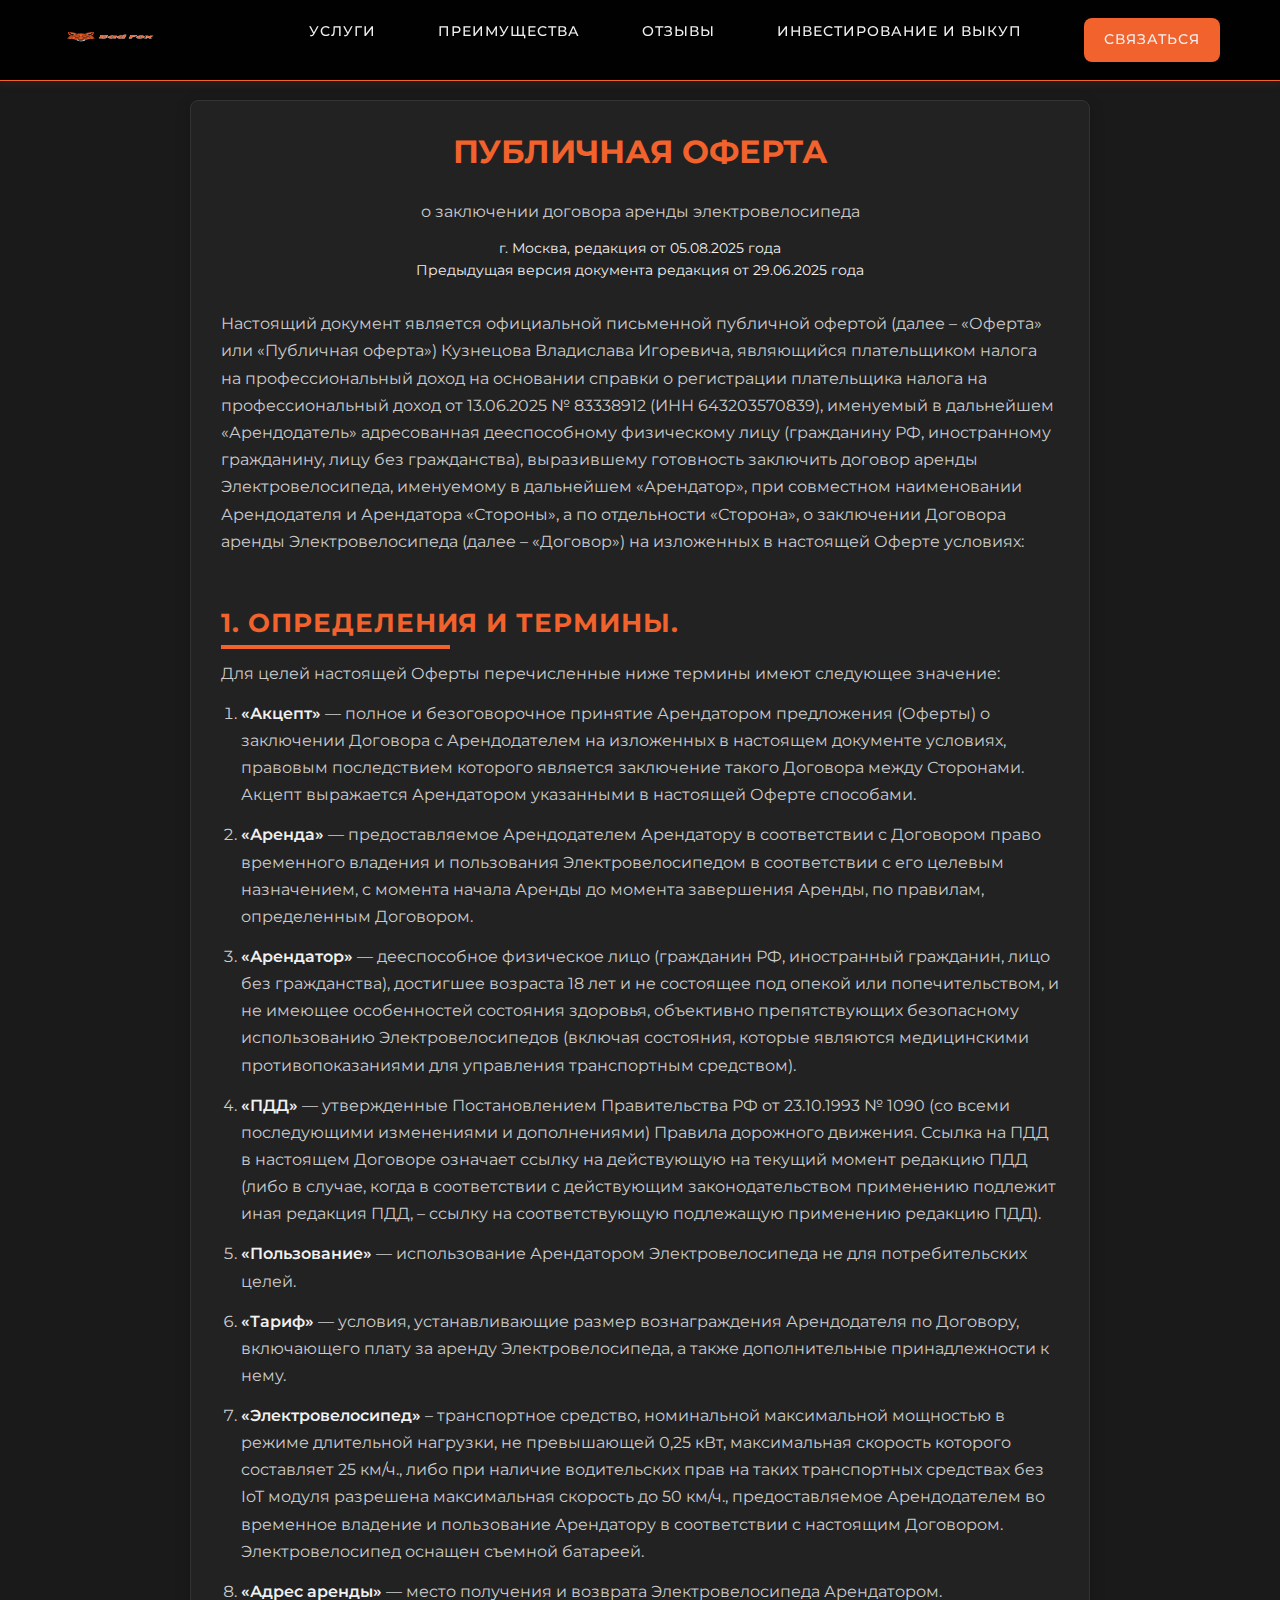
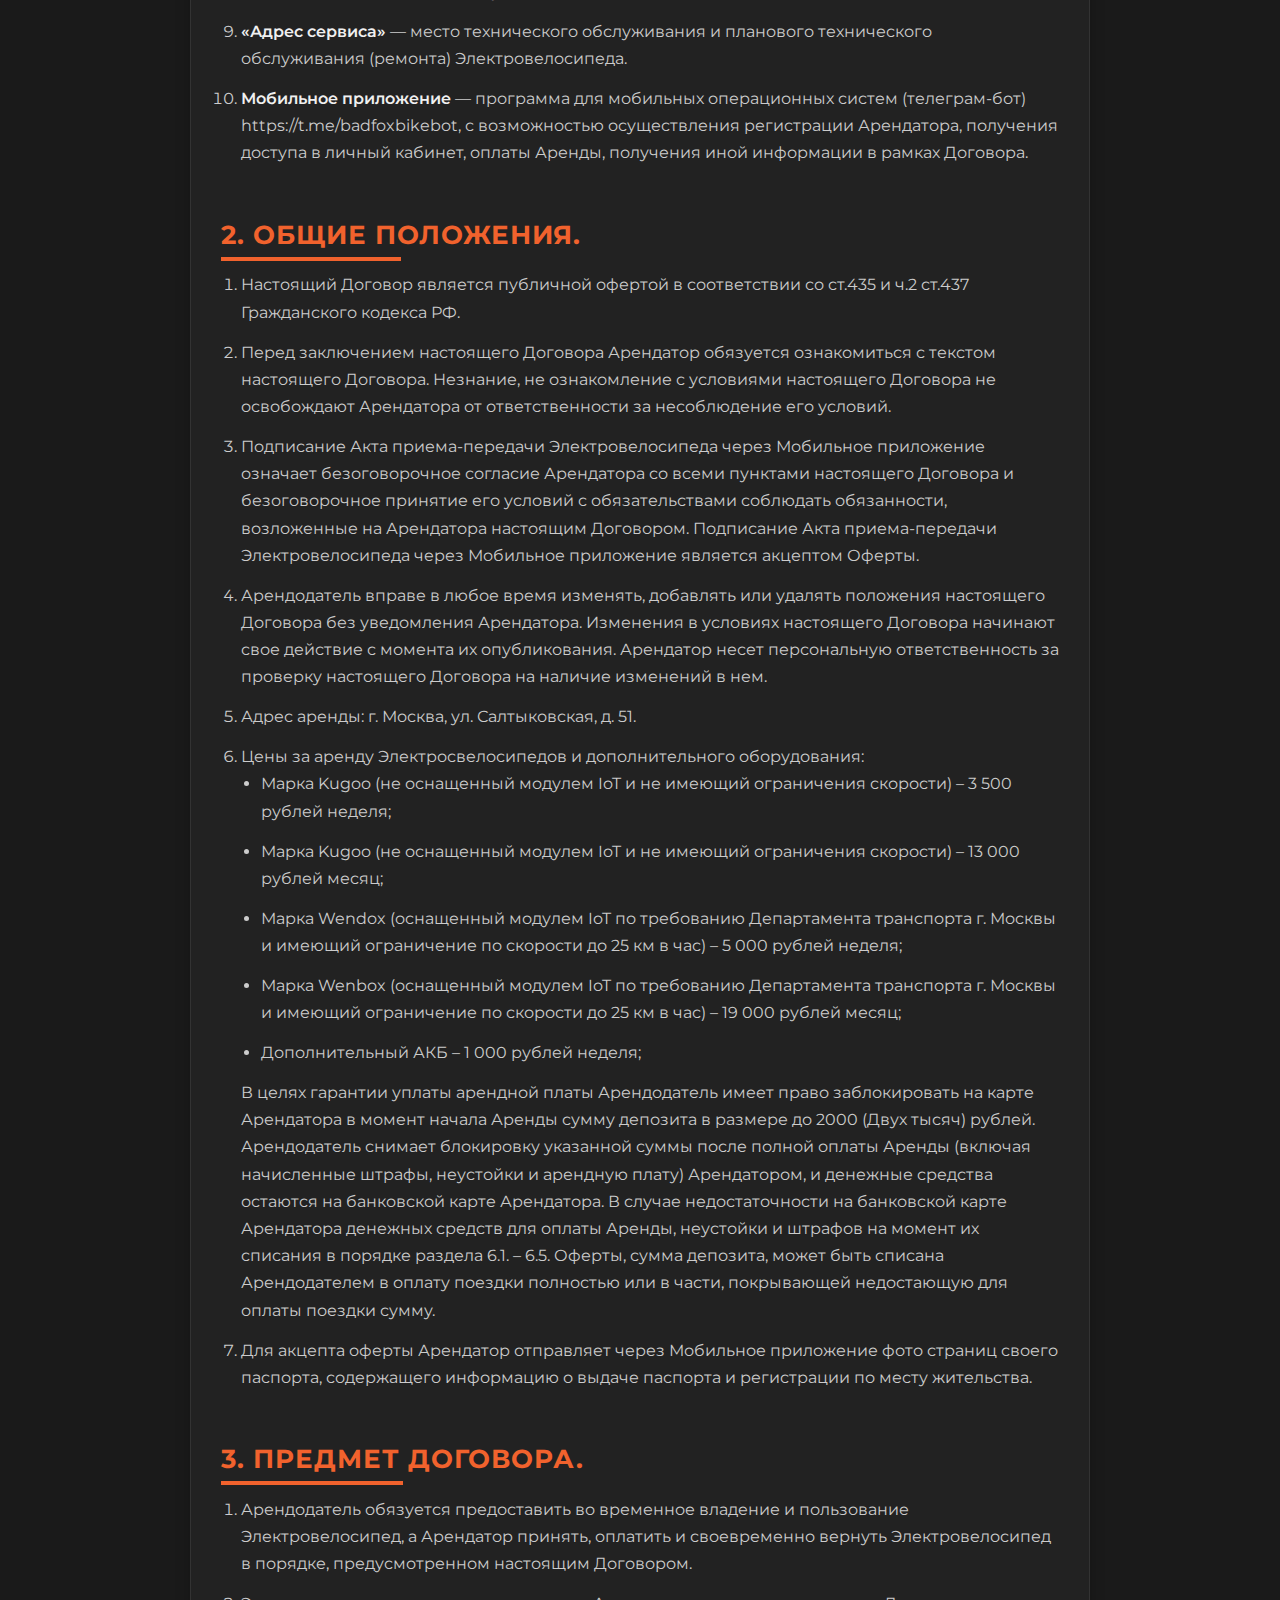
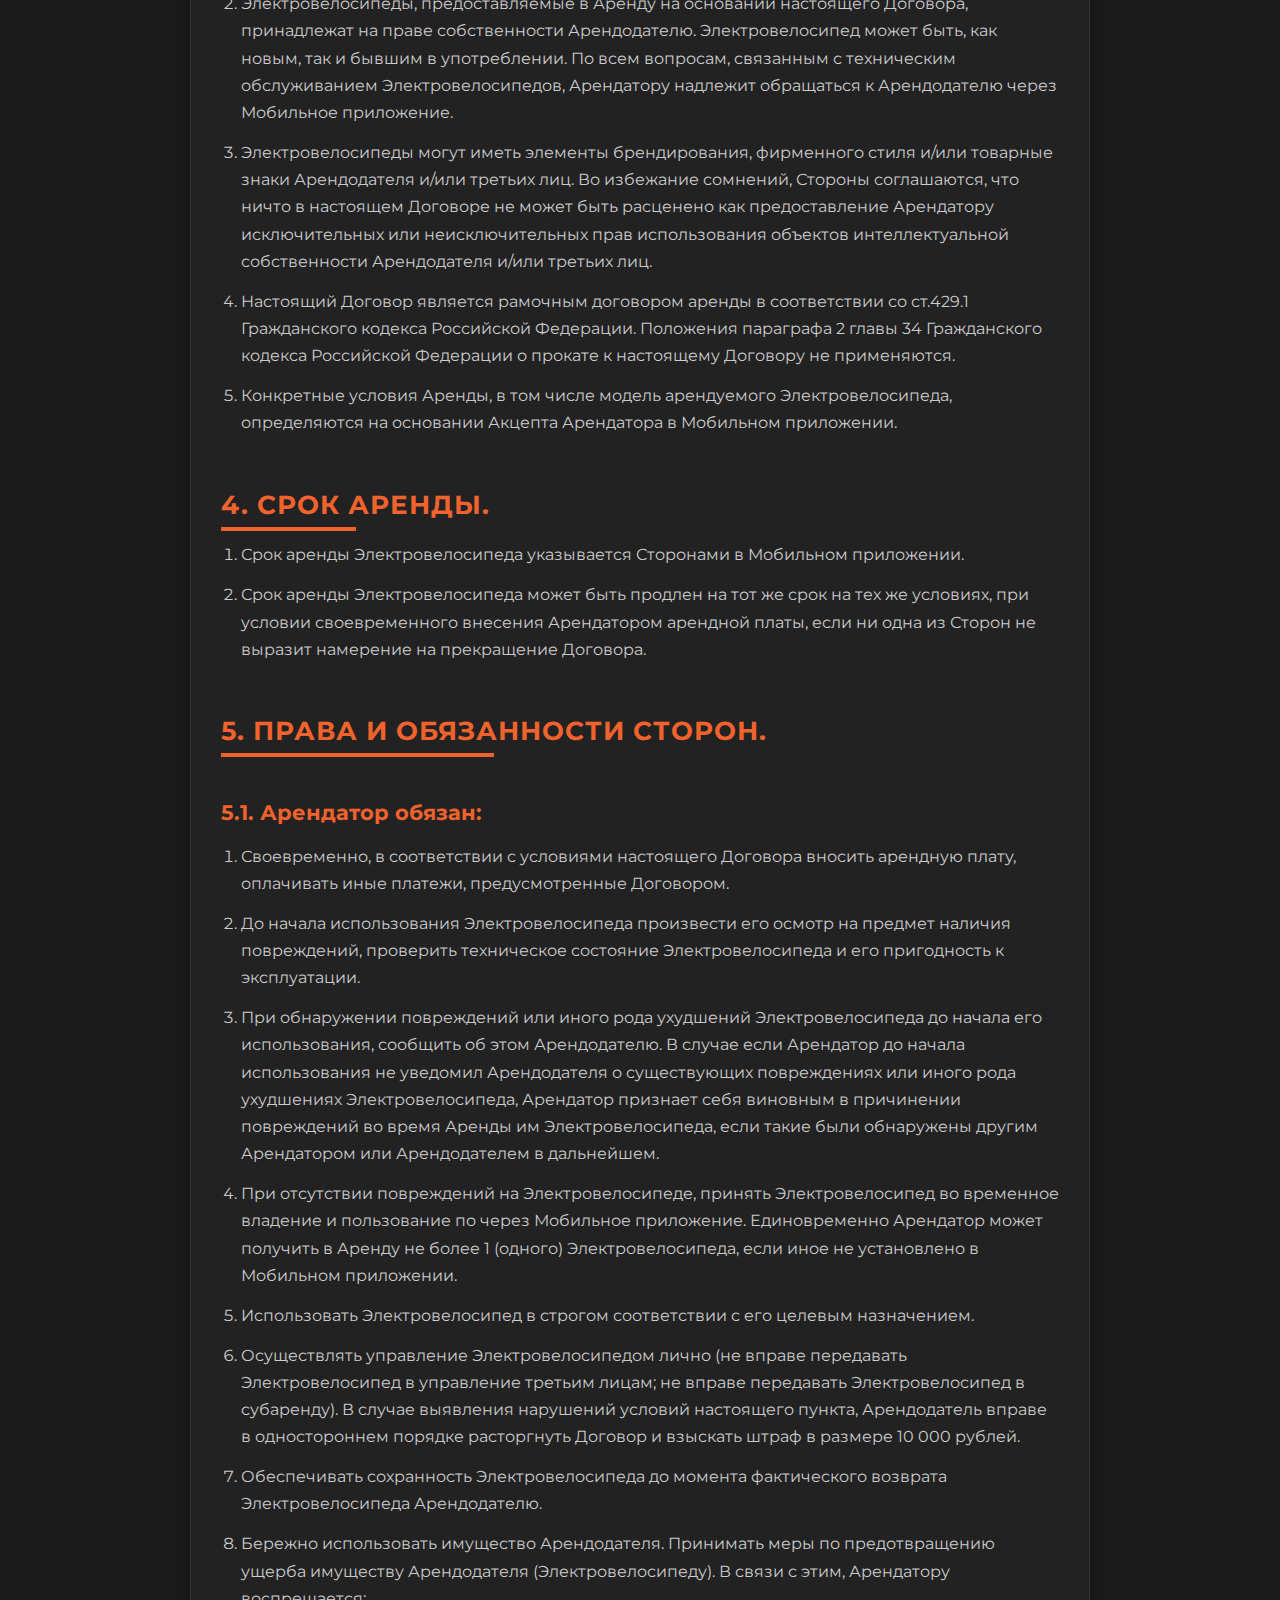
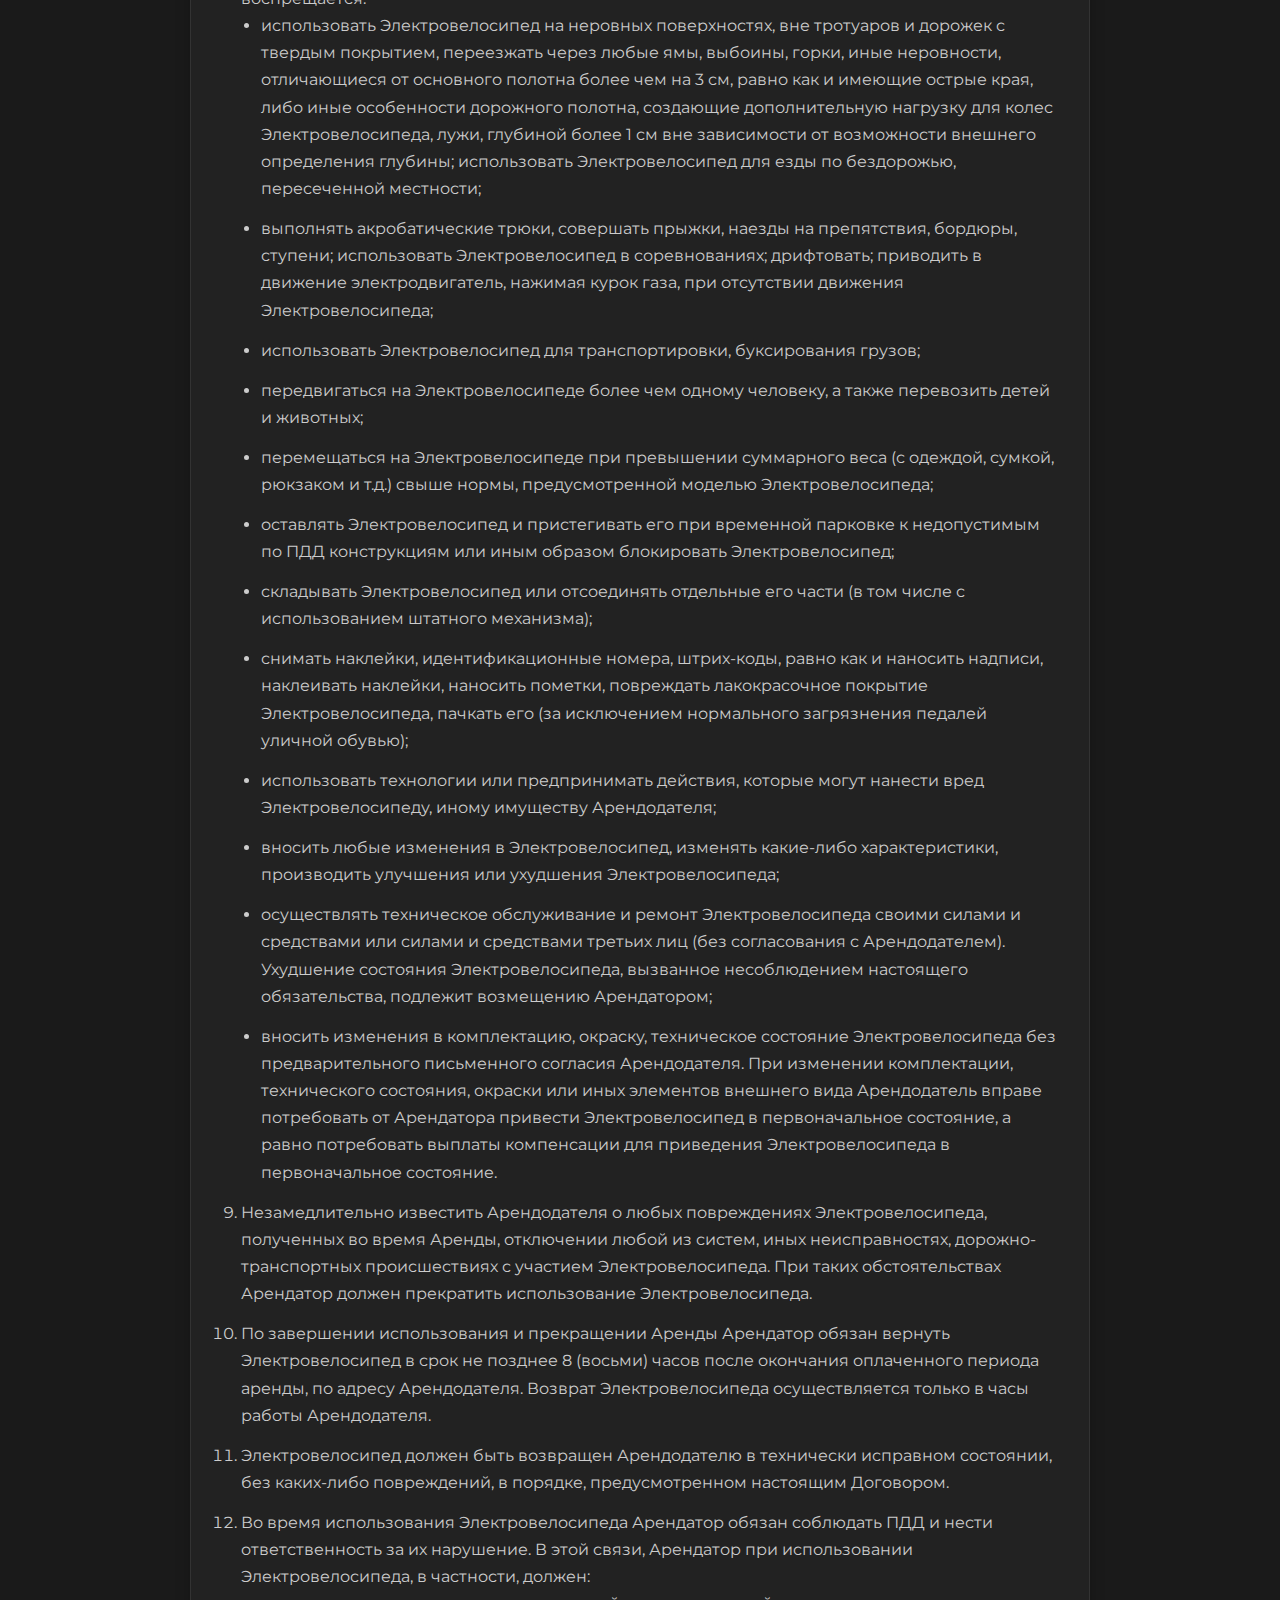
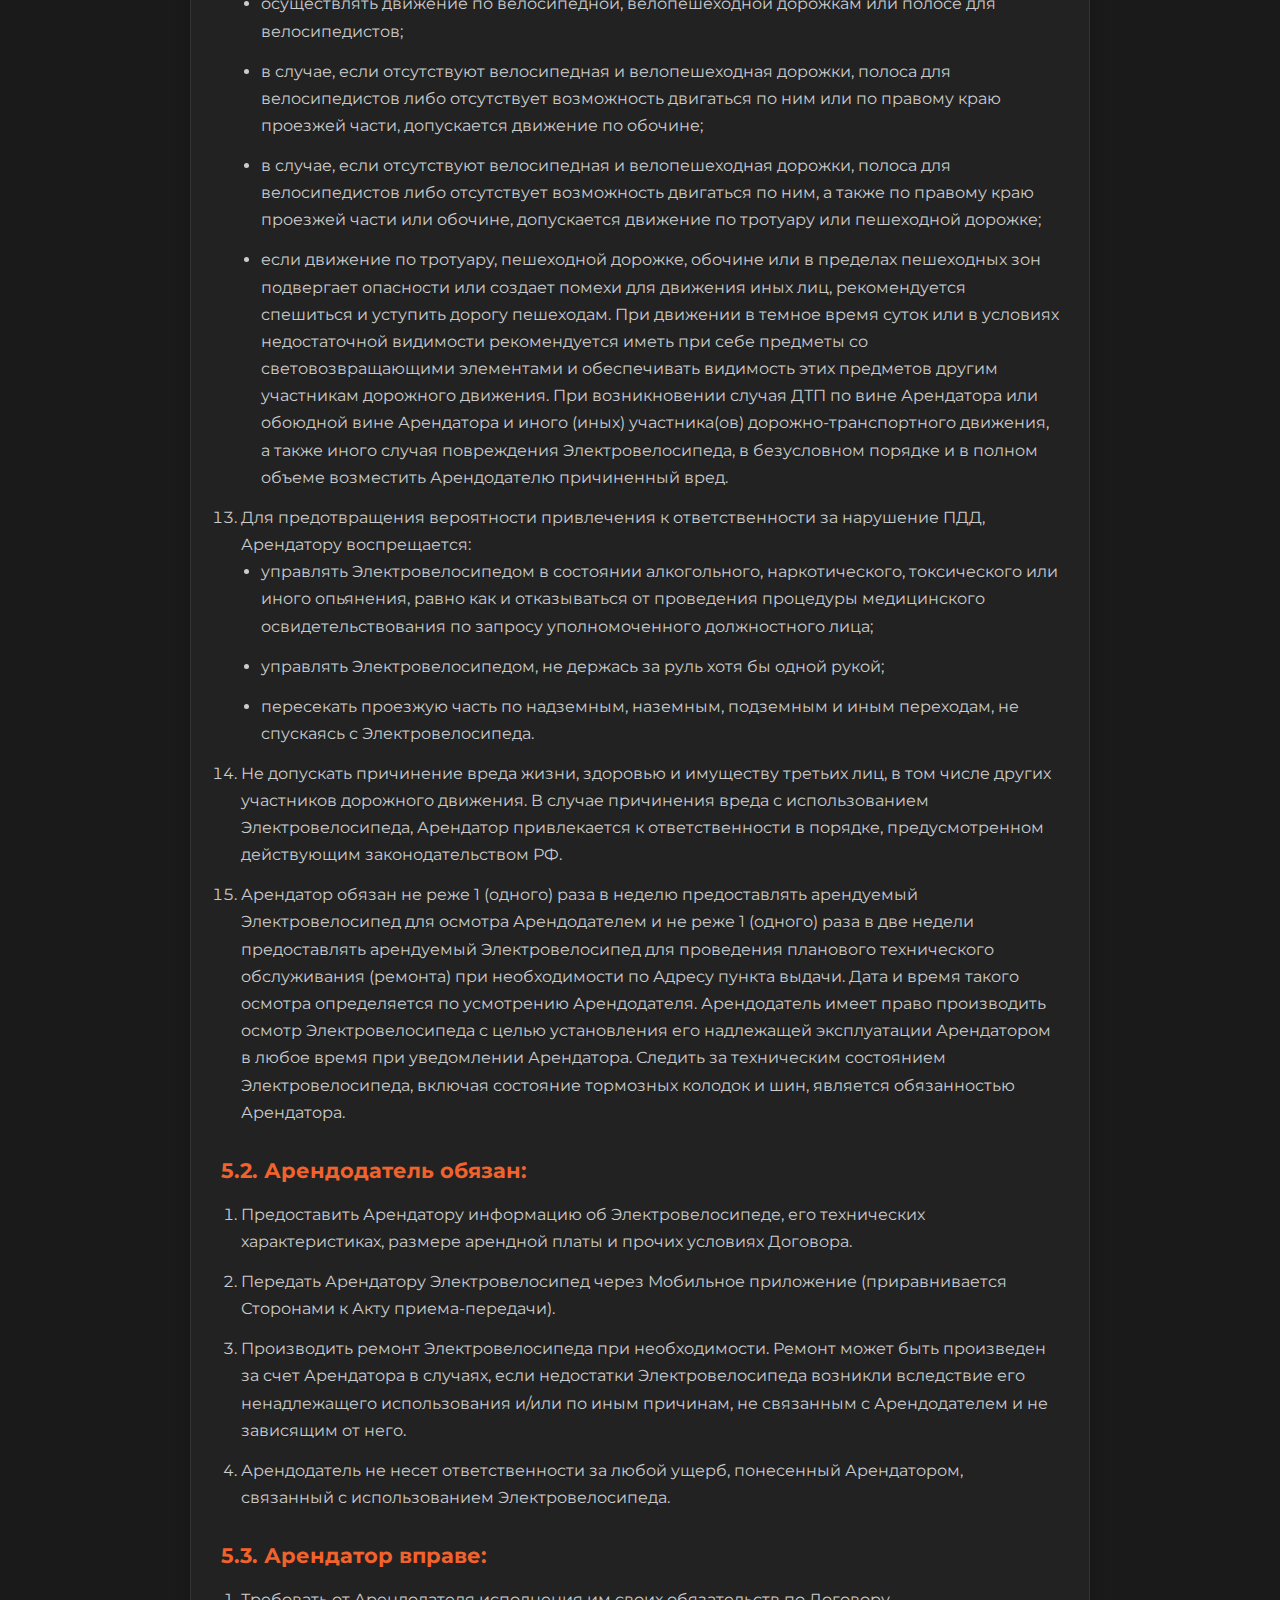
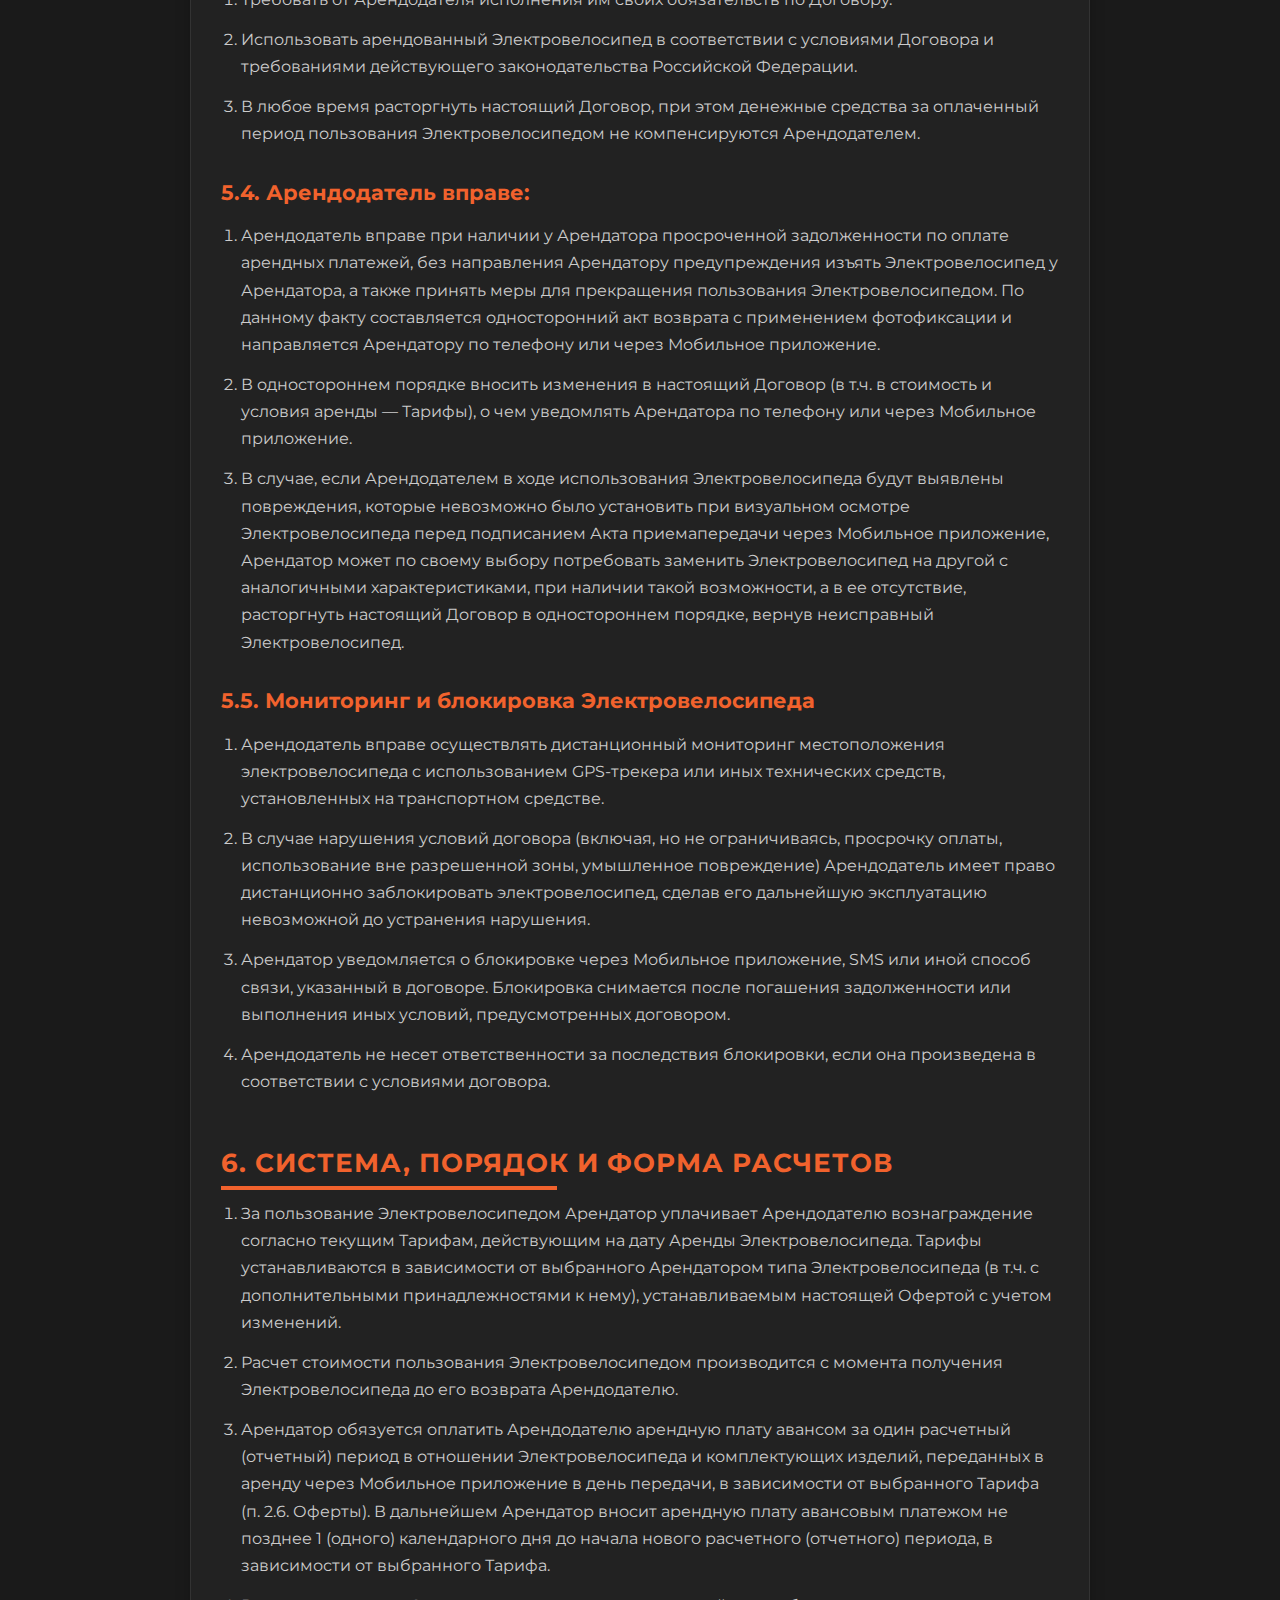
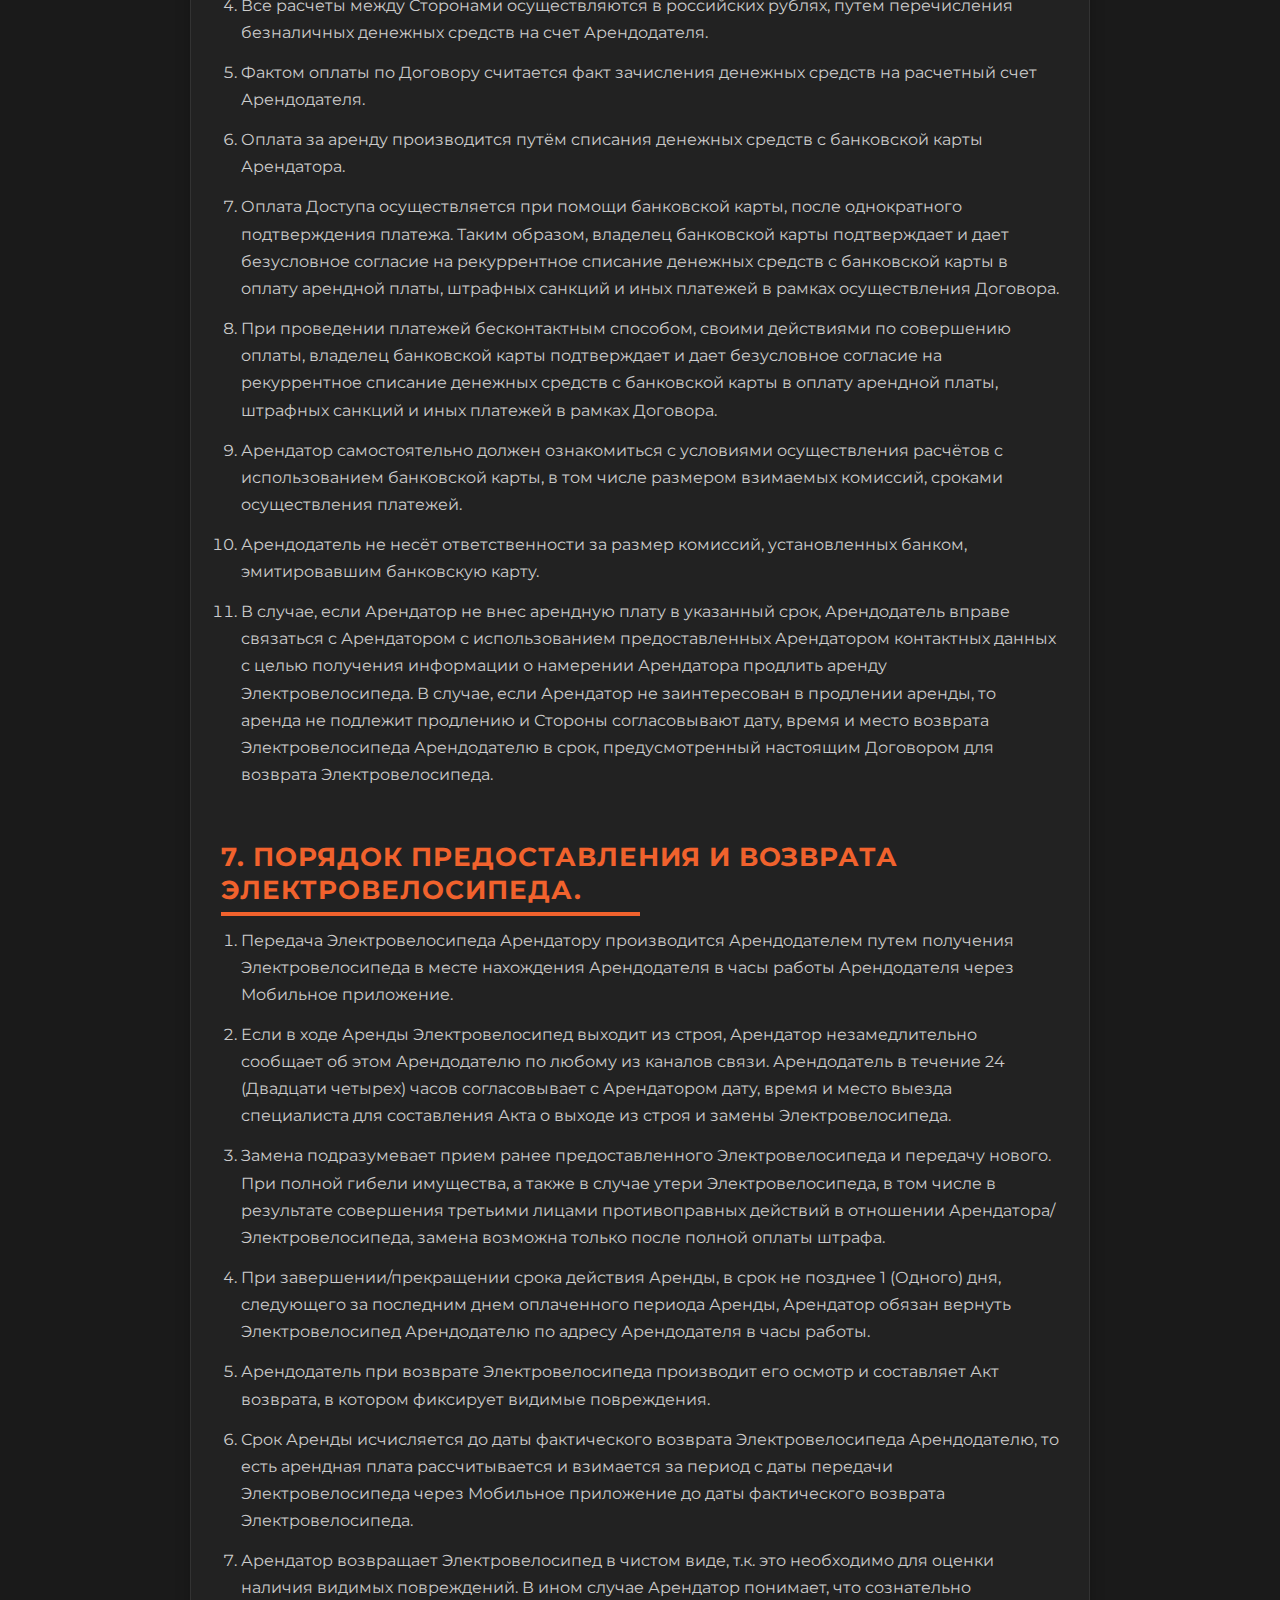
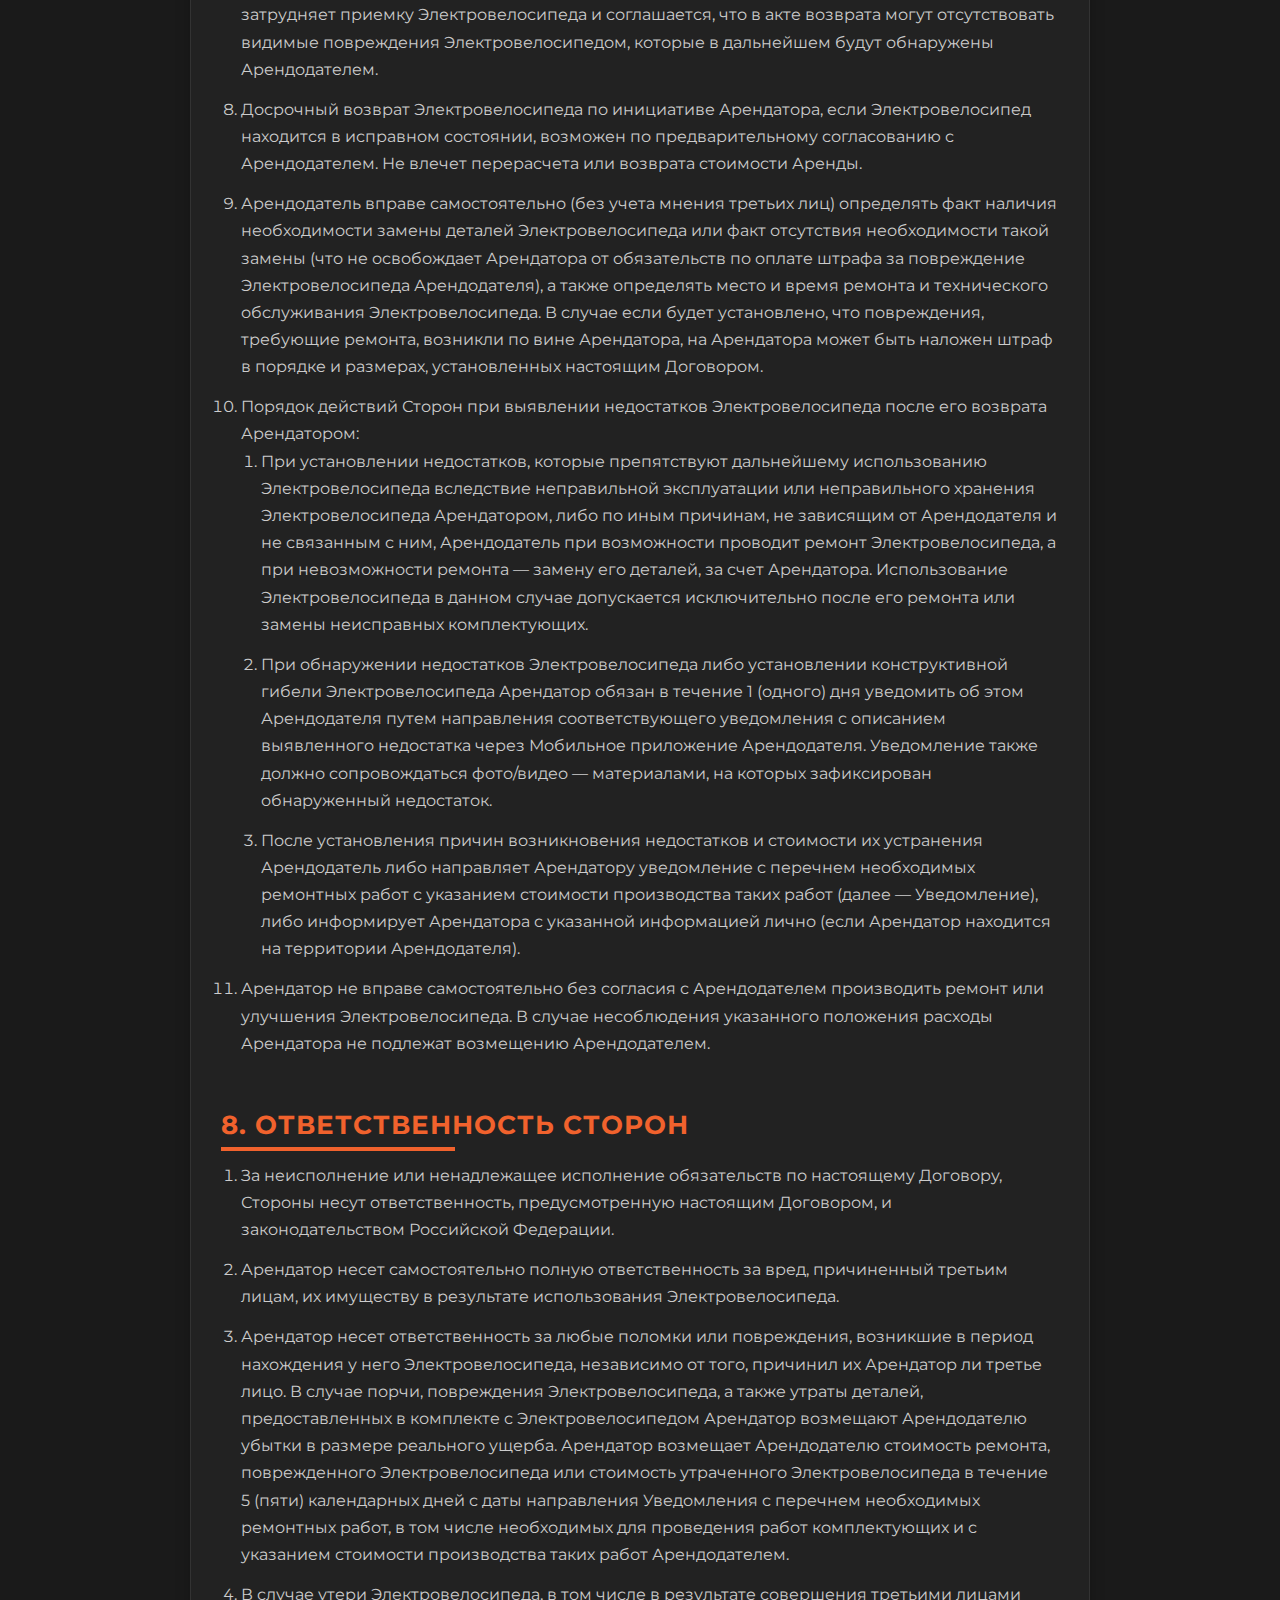
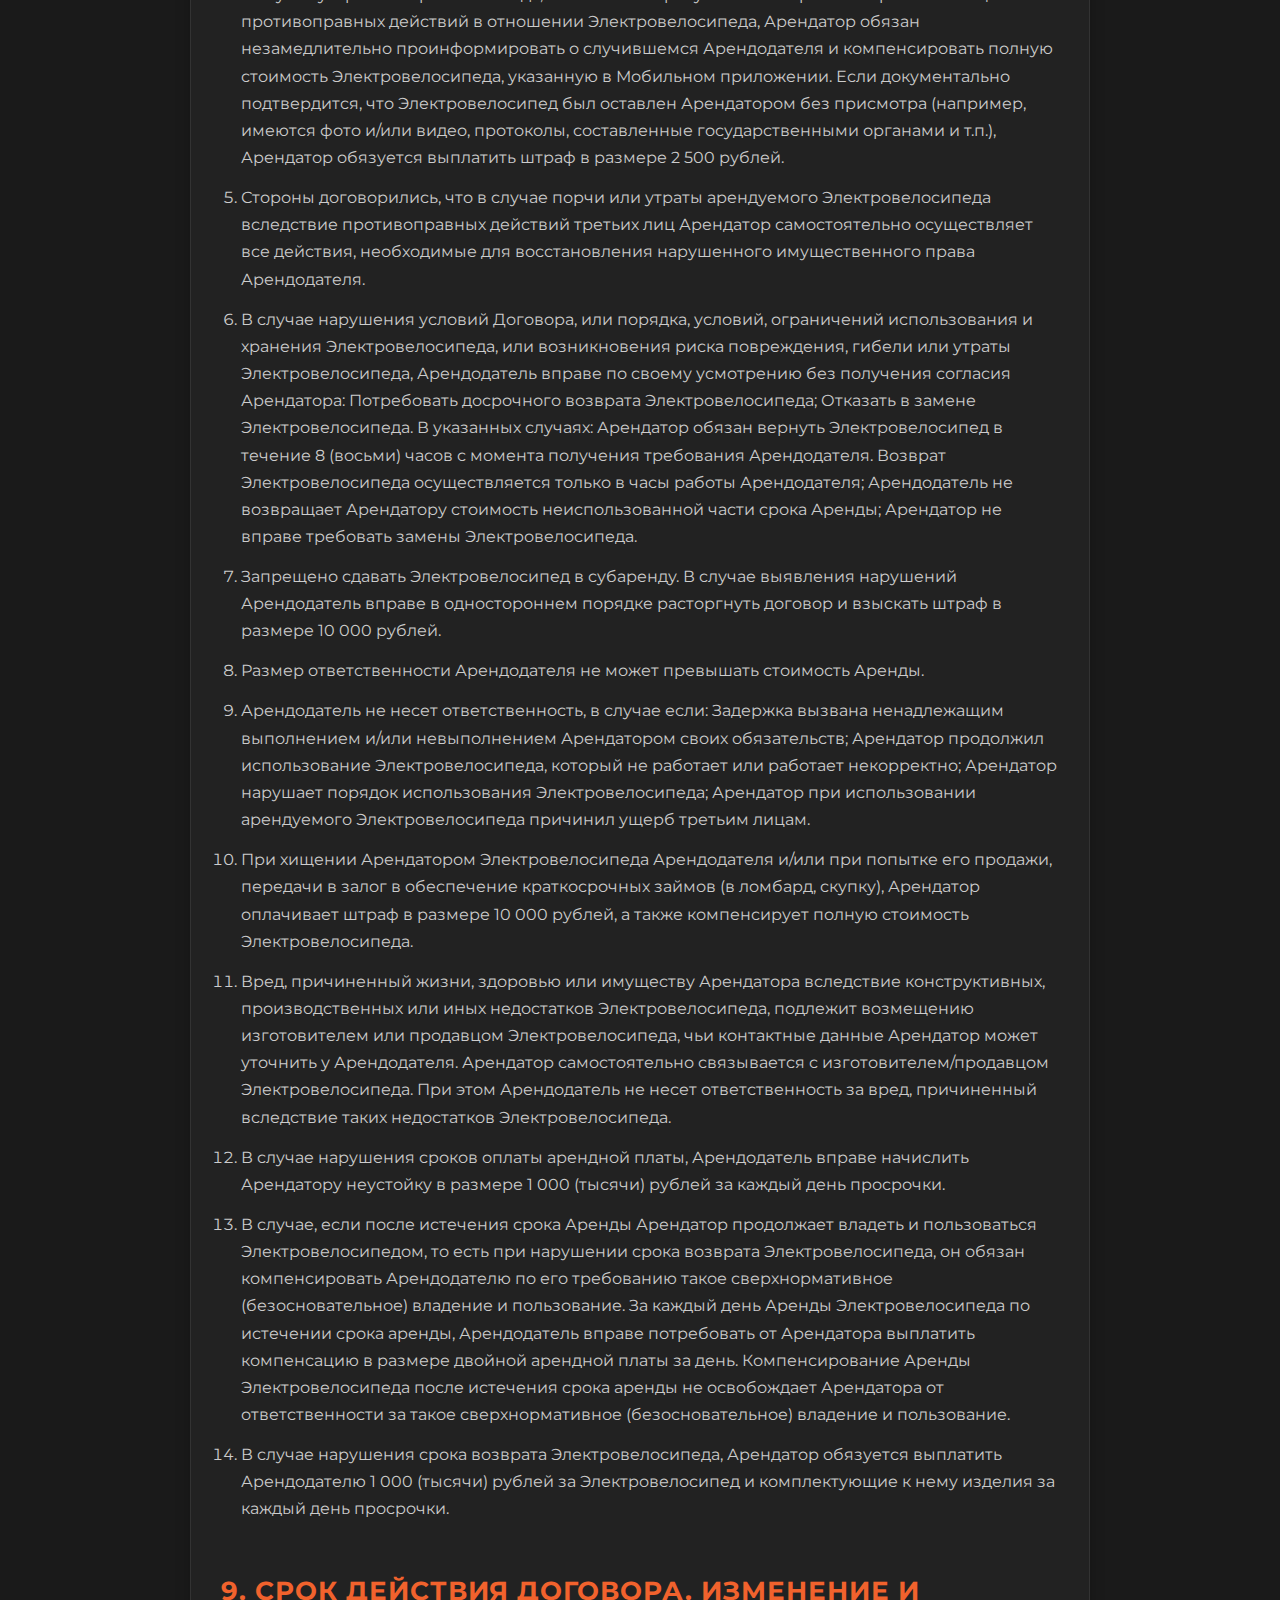
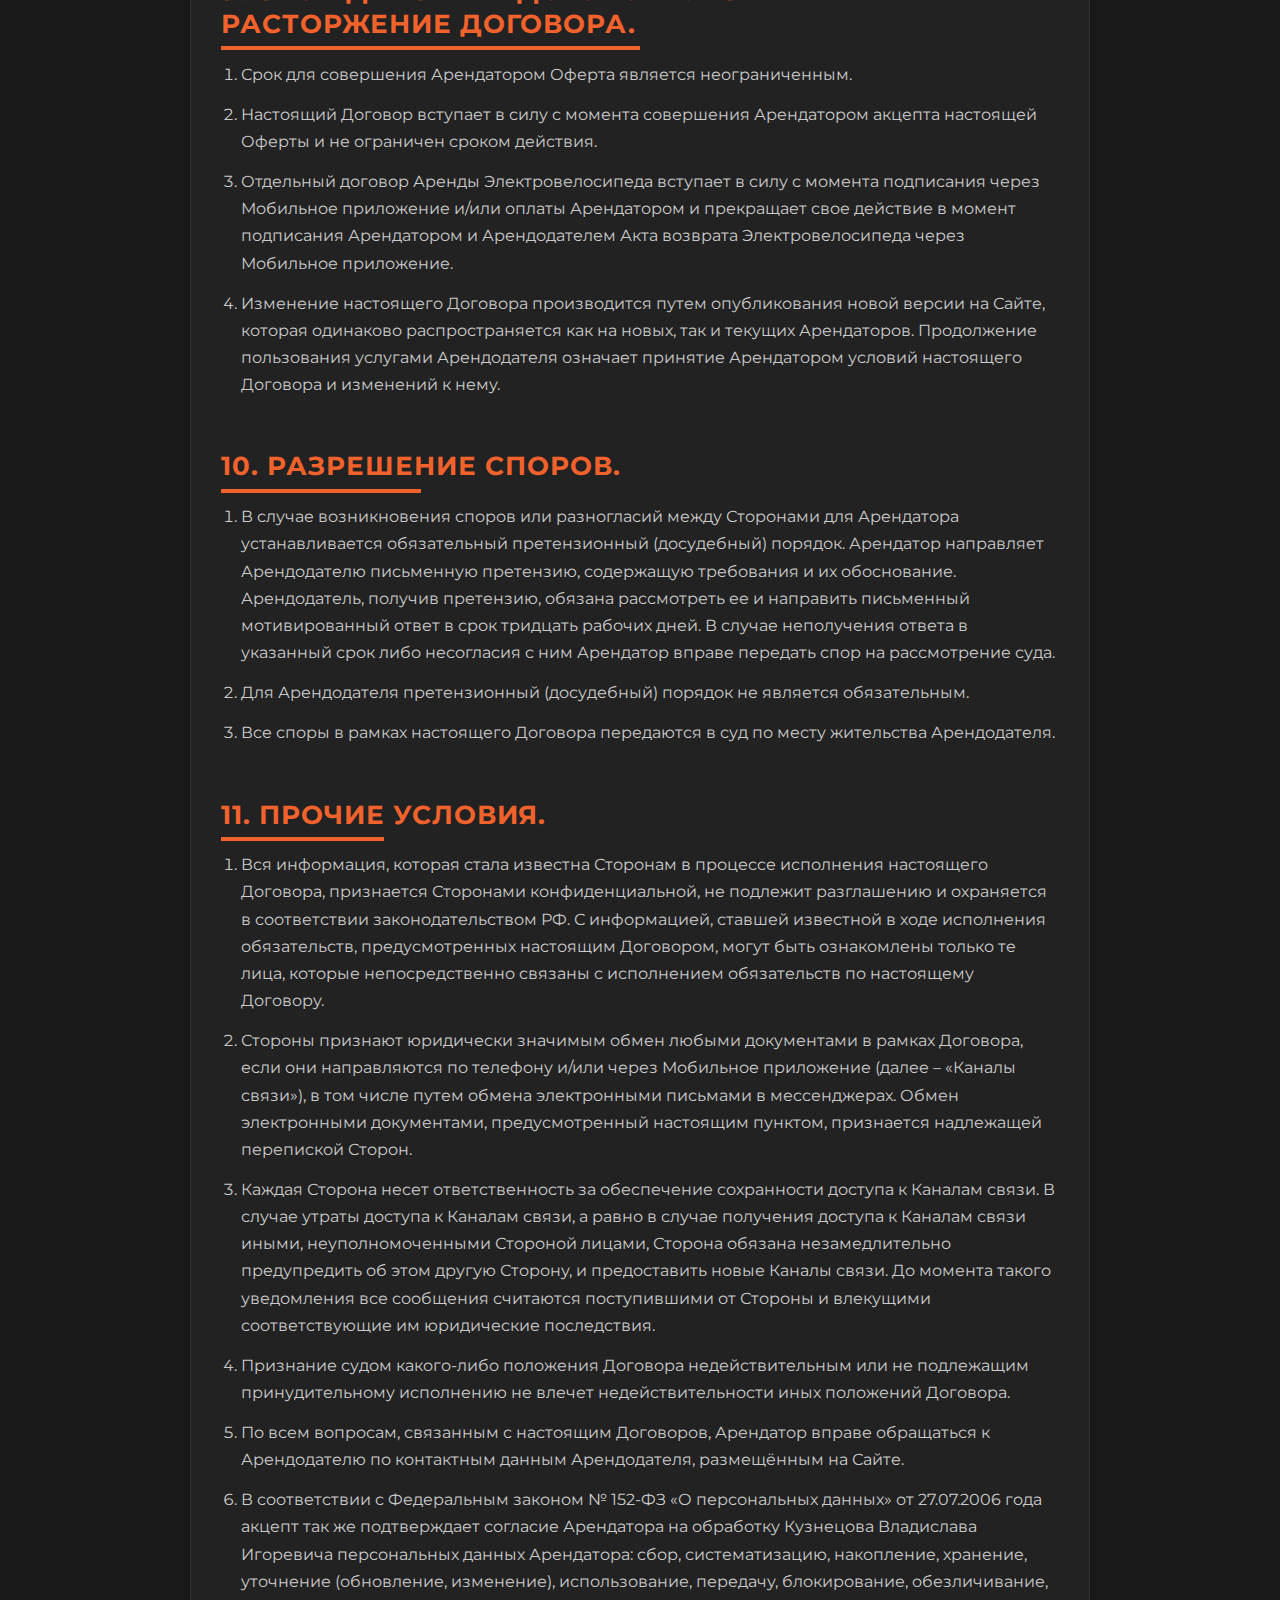
<file: oferta.html>
<!DOCTYPE html>
<html lang="ru">
<head>
    <meta charset="UTF-8">
    <meta name="viewport" content="width=device-width, initial-scale=1.0, maximum-scale=1.0, user-scalable=no">
    <meta name="theme-color" content="#000000">
    <title>Публичная оферта - Bad Fox Bike</title>
    <link rel="icon" href="badfoxreal.svg" type="image/svg+xml" sizes="any">
    <link rel="stylesheet" href="styles.css">
    <link rel="stylesheet" href="https://cdnjs.cloudflare.com/ajax/libs/font-awesome/6.4.0/css/all.min.css">
    <link rel="preconnect" href="https://fonts.googleapis.com">
    <link rel="preconnect" href="https://fonts.gstatic.com" crossorigin>
    <link href="https://fonts.googleapis.com/css2?family=Montserrat:wght@400;500;600;700;800&display=swap" rel="stylesheet">
    <style>
        /* Стили для страницы с документом (аналогично oferta.html) */
        :root {
            --primary-color: #f1622d;
            --secondary-color: #1a1a1a;
            --light-color: #222;
            --text-color: #f0f0f0;
            --box-shadow: 0 4px 15px rgba(0, 0, 0, 0.2);
            --border-radius: 8px;
        }
        body {
            background-color: var(--secondary-color);
            color: var(--text-color);
            font-family: 'Montserrat', sans-serif;
        }
        .container {
            max-width: 1200px;
            margin: 0 auto;
            padding: 0 20px;
        }
        .document-page {
            padding-top: 100px; /* Отступ от фиксированного хедера */
            padding-bottom: 60px;
        }
        .document-container {
            max-width: 900px;
            margin: 0 auto;
            padding: 30px;
            background-color: var(--light-color);
            border-radius: var(--border-radius);
            box-shadow: var(--box-shadow);
            border: 1px solid #333;
        }
        .document-container h1, .document-container h2, .document-container h3, .document-container h4 {
            color: var(--primary-color);
            margin-top: 1.5em;
            margin-bottom: 0.8em;
        }
        .document-container h1 {
            font-size: 2rem;
            text-align: center;
            margin-top: 0;
        }
        .document-container h2 {
            font-size: 1.6rem;
        }
        .document-container h3 {
            font-size: 1.3rem;
        }
         .document-container h4 {
            font-size: 1.1rem;
            font-weight: 600;
        }
        .document-container p, .document-container li {
            color: #CCC;
            line-height: 1.7;
            margin-bottom: 0.8em;
        }
        .document-container ul {
            list-style: disc;
            padding-left: 20px;
        }
        .document-container ol {
            list-style: decimal;
            padding-left: 20px;
        }
        .document-container strong {
            font-weight: 600;
            color: var(--text-color);
        }
        .document-header-info { /* Для дат и города */
            text-align: center; /* Изменено для центрирования дат */
            margin-bottom: 2em;
            font-size: 0.9em;
            line-height: 1.5;
        }
        .footer-placeholder { /* Для отступа перед реальным футером */
            height: 50px;
        }

        header {
            position: fixed;
            top: 0;
            left: 0;
            width: 100%;
            background-color: rgba(0, 0, 0, 0.95);
            z-index: 1000;
            box-shadow: 0 2px 10px rgba(241, 98, 45, 0.1);
            border-bottom: 1px solid var(--primary-color);
        }
        nav {
            display: flex;
            justify-content: space-between;
            align-items: center;
            height: 80px;
        }
        .nav-links {
            display: flex;
            list-style: none;
        }
        .nav-links li {
            margin-left: 30px;
        }
        .nav-links a {
            color: var(--text-color);
            text-decoration: none;
            font-weight: 500;
            transition: color 0.3s ease;
        }
        .nav-links a:hover, .nav-links a.btn-primary:hover {
            color: var(--primary-color);
        }
        .btn-primary {
            background-color: var(--primary-color);
            color: #fff;
            padding: 10px 20px;
            border-radius: var(--border-radius);
            text-decoration: none;
        }
        .hamburger {
            display: none;
            cursor: pointer;
        }
        .hamburger span {
            display: block;
            width: 25px;
            height: 3px;
            margin: 5px;
            background-color: var(--text-color);
            transition: all 0.3s ease;
        }

        footer {
            background-color: #111;
            color: var(--text-color);
            padding: 60px 0 20px;
            border-top: 1px solid var(--primary-color);
        }
        .footer-content {
            display: flex;
            justify-content: space-between;
            align-items: center;
            margin-bottom: 40px;
        }
        .footer-logo img {
            width: 150px;
        }
        .footer-links a {
            color: var(--text-color);
            text-decoration: none;
            margin: 0 15px;
            font-size: 0.9rem;
        }
        .footer-links a:hover {
            color: var(--primary-color);
        }
        .footer-bottom {
            text-align: center;
            font-size: 0.8rem;
            color: #888;
        }
        .footer-bottom p {
            margin-bottom: 10px;
        }
    </style>
</head>
<body>
    <header>
        <div class="container">
            <nav>
                <div class="logo">
                    <a href="index.html"><img src="badfoxreal.svg" alt="Bad Fox Bike Logo" width="100" height="35"></a>
                </div>
                <ul class="nav-links">
                    <li><a href="index.html#services">Услуги</a></li>
                    <li><a href="index.html#advantages">Преимущества</a></li>
                    <li><a href="index.html#reviews">Отзывы</a></li>
                    <li><a href="index.html#investment">Инвестирование и выкуп</a></li>
                    <li><a href="index.html#contact" class="btn-primary">Связаться</a></li>
                </ul>
                <div class="hamburger">
                    <span></span>
                    <span></span>
                    <span></span>
                </div>
            </nav>
        </div>
    </header>

    <main class="document-page">
        <div class="document-container">
            <h1>ПУБЛИЧНАЯ ОФЕРТА</h1>
            <p style="text-align: center;">о заключении договора аренды электровелосипеда</p>
            <div class="document-header-info">
                г. Москва, редакция от 05.08.2025 года<br>
                Предыдущая версия документа редакция от 29.06.2025 года
            </div>

            <p>Настоящий документ является официальной письменной публичной офертой (далее – «Оферта» или «Публичная оферта») Кузнецова Владислава Игоревича, являющийся плательщиком налога на профессиональный доход на основании справки о регистрации плательщика налога на профессиональный доход от 13.06.2025 № 83338912 (ИНН 643203570839), именуемый в дальнейшем «Арендодатель» адресованная дееспособному физическому лицу (гражданину РФ, иностранному гражданину, лицу без гражданства), выразившему готовность заключить договор аренды Электровелосипеда, именуемому в дальнейшем «Арендатор», при совместном наименовании Арендодателя и Арендатора «Стороны», а по отдельности «Сторона», о заключении Договора аренды Электровелосипеда (далее – «Договор») на изложенных в настоящей Оферте условиях:</p>

            <h2>1. Определения и термины.</h2>

            <p>Для целей настоящей Оферты перечисленные ниже термины имеют следующее значение:</p>

            <ol>
                <li><strong>«Акцепт»</strong> — полное и безоговорочное принятие Арендатором предложения (Оферты) о заключении Договора с Арендодателем на изложенных в настоящем документе условиях, правовым последствием которого является заключение такого Договора между Сторонами. Акцепт выражается Арендатором указанными в настоящей Оферте способами.</li>
                <li><strong>«Аренда»</strong> — предоставляемое Арендодателем Арендатору в соответствии с Договором право временного владения и пользования Электровелосипедом в соответствии с его целевым назначением, с момента начала Аренды до момента завершения Аренды, по правилам, определенным Договором.</li>
                <li><strong>«Арендатор»</strong> — дееспособное физическое лицо (гражданин РФ, иностранный гражданин, лицо без гражданства), достигшее возраста 18 лет и не состоящее под опекой или попечительством, и не имеющее особенностей состояния здоровья, объективно препятствующих безопасному использованию Электровелосипедов (включая состояния, которые являются медицинскими противопоказаниями для управления транспортным средством).</li>
                <li><strong>«ПДД»</strong> — утвержденные Постановлением Правительства РФ от 23.10.1993 № 1090 (со всеми последующими изменениями и дополнениями) Правила дорожного движения. Ссылка на ПДД в настоящем Договоре означает ссылку на действующую на текущий момент редакцию ПДД (либо в случае, когда в соответствии с действующим законодательством применению подлежит иная редакция ПДД, – ссылку на соответствующую подлежащую применению редакцию ПДД).</li>
                <li><strong>«Пользование»</strong> — использование Арендатором Электровелосипеда не для потребительских целей.</li>
                <li><strong>«Тариф»</strong> — условия, устанавливающие размер вознаграждения Арендодателя по Договору, включающего плату за аренду Электровелосипеда, а также дополнительные принадлежности к нему.</li>
                <li><strong>«Электровелосипед»</strong> – транспортное средство, номинальной максимальной мощностью в режиме длительной нагрузки, не превышающей 0,25 кВт, максимальная скорость которого составляет 25 км/ч., либо при наличие водительских прав на таких транспортных средствах без IoT модуля разрешена максимальная скорость до 50 км/ч., предоставляемое Арендодателем во временное владение и пользование Арендатору в соответствии с настоящим Договором. Электровелосипед оснащен съемной батареей.</li>
                <li><strong>«Адрес аренды»</strong> — место получения и возврата Электровелосипеда Арендатором.</li>
                <li><strong>«Адрес сервиса»</strong> — место технического обслуживания и планового технического обслуживания (ремонта) Электровелосипеда.</li>
                <li><strong>Мобильное приложение</strong> — программа для мобильных операционных систем (телеграм-бот) <a href="https://t.me/badfoxbikebot">https://t.me/badfoxbikebot</a>, с возможностью осуществления регистрации Арендатора, получения доступа в личный кабинет, оплаты Аренды, получения иной информации в рамках Договора.</li>
            </ol>

            <h2>2. Общие положения.</h2>

            <ol>
                <li>Настоящий Договор является публичной офертой в соответствии со ст.435 и ч.2 ст.437 Гражданского кодекса РФ.</li>
                <li>Перед заключением настоящего Договора Арендатор обязуется ознакомиться с текстом настоящего Договора. Незнание, не ознакомление с условиями настоящего Договора не освобождают Арендатора от ответственности за несоблюдение его условий.</li>
                <li>Подписание Акта приема-передачи Электровелосипеда через Мобильное приложение означает безоговорочное согласие Арендатора со всеми пунктами настоящего Договора и безоговорочное принятие его условий с обязательствами соблюдать обязанности, возложенные на Арендатора настоящим Договором. Подписание Акта приема-передачи Электровелосипеда через Мобильное приложение является акцептом Оферты.</li>
                <li>Арендодатель вправе в любое время изменять, добавлять или удалять положения настоящего Договора без уведомления Арендатора. Изменения в условиях настоящего Договора начинают свое действие с момента их опубликования. Арендатор несет персональную ответственность за проверку настоящего Договора на наличие изменений в нем.</li>
                <li>Адрес аренды: г. Москва, ул. Салтыковская, д. 51.</li>
                <li>Цены за аренду Электросвелосипедов и дополнительного оборудования:<br>
                    <ul>
                        <li>Марка Kugoo (не оснащенный модулем IoT и не имеющий ограничения скорости) – 3 500 рублей неделя;</li>
                        <li>Марка Kugoo (не оснащенный модулем IoT и не имеющий ограничения скорости) – 13 000 рублей месяц;</li>
                        <li>Марка Wendox (оснащенный модулем IoT по требованию Департамента транспорта г. Москвы и имеющий ограничение по скорости до 25 км в час) – 5 000 рублей неделя;</li>
                        <li>Марка Wenbox (оснащенный модулем IoT по требованию Департамента транспорта г. Москвы и имеющий ограничение по скорости до 25 км в час) – 19 000 рублей месяц;</li>
                        <li>Дополнительный АКБ – 1 000 рублей неделя;</li>
                    </ul>
                    В целях гарантии уплаты арендной платы Арендодатель имеет право заблокировать на карте Арендатора в момент начала Аренды сумму депозита в размере до 2000 (Двух тысяч) рублей. Арендодатель снимает блокировку указанной суммы после полной оплаты Аренды (включая начисленные штрафы, неустойки и арендную плату) Арендатором, и денежные средства остаются на банковской карте Арендатора. В случае недостаточности на банковской карте Арендатора денежных средств для оплаты Аренды, неустойки и штрафов на момент их списания в порядке раздела 6.1. – 6.5. Оферты, сумма депозита, может быть списана Арендодателем в оплату поездки полностью или в части, покрывающей недостающую для оплаты поездки сумму.
                </li>
                <li>Для акцепта оферты Арендатор отправляет через Мобильное приложение фото страниц своего паспорта, содержащего информацию о выдаче паспорта и регистрации по месту жительства.</li>
            </ol>

            <h2>3. Предмет Договора.</h2>

            <ol>
                <li>Арендодатель обязуется предоставить во временное владение и пользование Электровелосипед, а Арендатор принять, оплатить и своевременно вернуть Электровелосипед в порядке, предусмотренном настоящим Договором.</li>
                <li>Электровелосипеды, предоставляемые в Аренду на основании настоящего Договора, принадлежат на праве собственности Арендодателю. Электровелосипед может быть, как новым, так и бывшим в употреблении. По всем вопросам, связанным с техническим обслуживанием Электровелосипедов, Арендатору надлежит обращаться к Арендодателю через Мобильное приложение.</li>
                <li>Электровелосипеды могут иметь элементы брендирования, фирменного стиля и/или товарные знаки Арендодателя и/или третьих лиц. Во избежание сомнений, Стороны соглашаются, что ничто в настоящем Договоре не может быть расценено как предоставление Арендатору исключительных или неисключительных прав использования объектов интеллектуальной собственности Арендодателя и/или третьих лиц.</li>
                <li>Настоящий Договор является рамочным договором аренды в соответствии со ст.429.1 Гражданского кодекса Российской Федерации. Положения параграфа 2 главы 34 Гражданского кодекса Российской Федерации о прокате к настоящему Договору не применяются.</li>
                <li>Конкретные условия Аренды, в том числе модель арендуемого Электровелосипеда, определяются на основании Акцепта Арендатора в Мобильном приложении.</li>
            </ol>

            <h2>4. Срок аренды.</h2>

            <ol>
                <li>Срок аренды Электровелосипеда указывается Сторонами в Мобильном приложении.</li>
                <li>Срок аренды Электровелосипеда может быть продлен на тот же срок на тех же условиях, при условии своевременного внесения Арендатором арендной платы, если ни одна из Сторон не выразит намерение на прекращение Договора.</li>
            </ol>

            <h2>5. Права и обязанности Сторон.</h2>

            <h3>5.1. Арендатор обязан:</h3>

            <ol>
                <li>Своевременно, в соответствии с условиями настоящего Договора вносить арендную плату, оплачивать иные платежи, предусмотренные Договором.</li>
                <li>До начала использования Электровелосипеда произвести его осмотр на предмет наличия повреждений, проверить техническое состояние Электровелосипеда и его пригодность к эксплуатации.</li>
                <li>При обнаружении повреждений или иного рода ухудшений Электровелосипеда до начала его использования, сообщить об этом Арендодателю. В случае если Арендатор до начала использования не уведомил Арендодателя о существующих повреждениях или иного рода ухудшениях Электровелосипеда, Арендатор признает себя виновным в причинении повреждений во время Аренды им Электровелосипеда, если такие были обнаружены другим Арендатором или Арендодателем в дальнейшем.</li>
                <li>При отсутствии повреждений на Электровелосипеде, принять Электровелосипед во временное владение и пользование по через Мобильное приложение. Единовременно Арендатор может получить в Аренду не более 1 (одного) Электровелосипеда, если иное не установлено в Мобильном приложении.</li>
                <li>Использовать Электровелосипед в строгом соответствии с его целевым назначением.</li>
                <li>Осуществлять управление Электровелосипедом лично (не вправе передавать Электровелосипед в управление третьим лицам; не вправе передавать Электровелосипед в субаренду). В случае выявления нарушений условий настоящего пункта, Арендодатель вправе в одностороннем порядке расторгнуть Договор и взыскать штраф в размере 10 000 рублей.</li>
                <li>Обеспечивать сохранность Электровелосипеда до момента фактического возврата Электровелосипеда Арендодателю.</li>
                <li>Бережно использовать имущество Арендодателя. Принимать меры по предотвращению ущерба имуществу Арендодателя (Электровелосипеду). В связи с этим, Арендатору воспрещается:<br>
                    <ul>
                        <li>использовать Электровелосипед на неровных поверхностях, вне тротуаров и дорожек с твердым покрытием, переезжать через любые ямы, выбоины, горки, иные неровности, отличающиеся от основного полотна более чем на 3 см, равно как и имеющие острые края, либо иные особенности дорожного полотна, создающие дополнительную нагрузку для колес Электровелосипеда, лужи, глубиной более 1 см вне зависимости от возможности внешнего определения глубины; использовать Электровелосипед для езды по бездорожью, пересеченной местности;</li>
                        <li>выполнять акробатические трюки, совершать прыжки, наезды на препятствия, бордюры, ступени; использовать Электровелосипед в соревнованиях; дрифтовать; приводить в движение электродвигатель, нажимая курок газа, при отсутствии движения Электровелосипеда;</li>
                        <li>использовать Электровелосипед для транспортировки, буксирования грузов;</li>
                        <li>передвигаться на Электровелосипеде более чем одному человеку, а также перевозить детей и животных;</li>
                        <li>перемещаться на Электровелосипеде при превышении суммарного веса (с одеждой, сумкой, рюкзаком и т.д.) свыше нормы, предусмотренной моделью Электровелосипеда;</li>
                        <li>оставлять Электровелосипед и пристегивать его при временной парковке к недопустимым по ПДД конструкциям или иным образом блокировать Электровелосипед;</li>
                        <li>складывать Электровелосипед или отсоединять отдельные его части (в том числе с использованием штатного механизма);</li>
                        <li>снимать наклейки, идентификационные номера, штрих-коды, равно как и наносить надписи, наклеивать наклейки, наносить пометки, повреждать лакокрасочное покрытие Электровелосипеда, пачкать его (за исключением нормального загрязнения педалей уличной обувью);</li>
                        <li>использовать технологии или предпринимать действия, которые могут нанести вред Электровелосипеду, иному имуществу Арендодателя;</li>
                        <li>вносить любые изменения в Электровелосипед, изменять какие-либо характеристики, производить улучшения или ухудшения Электровелосипеда;</li>
                        <li>осуществлять техническое обслуживание и ремонт Электровелосипеда своими силами и средствами или силами и средствами третьих лиц (без согласования с Арендодателем). Ухудшение состояния Электровелосипеда, вызванное несоблюдением настоящего обязательства, подлежит возмещению Арендатором;</li>
                        <li>вносить изменения в комплектацию, окраску, техническое состояние Электровелосипеда без предварительного письменного согласия Арендодателя. При изменении комплектации, технического состояния, окраски или иных элементов внешнего вида Арендодатель вправе потребовать от Арендатора привести Электровелосипед в первоначальное состояние, а равно потребовать выплаты компенсации для приведения Электровелосипеда в первоначальное состояние.</li>
                    </ul>
                </li>
                <li>Незамедлительно известить Арендодателя о любых повреждениях Электровелосипеда, полученных во время Аренды, отключении любой из систем, иных неисправностях, дорожно-транспортных происшествиях с участием Электровелосипеда. При таких обстоятельствах Арендатор должен прекратить использование Электровелосипеда.</li>
                <li>По завершении использования и прекращении Аренды Арендатор обязан вернуть Электровелосипед в срок не позднее 8 (восьми) часов после окончания оплаченного периода аренды, по адресу Арендодателя. Возврат Электровелосипеда осуществляется только в часы работы Арендодателя.</li>
                <li>Электровелосипед должен быть возвращен Арендодателю в технически исправном состоянии, без каких-либо повреждений, в порядке, предусмотренном настоящим Договором.</li>
                <li>Во время использования Электровелосипеда Арендатор обязан соблюдать ПДД и нести ответственность за их нарушение. В этой связи, Арендатор при использовании Электровелосипеда, в частности, должен:<br>
                    <ul>
                        <li>осуществлять движение по велосипедной, велопешеходной дорожкам или полосе для велосипедистов;</li>
                        <li>в случае, если отсутствуют велосипедная и велопешеходная дорожки, полоса для велосипедистов либо отсутствует возможность двигаться по ним или по правому краю проезжей части, допускается движение по обочине;</li>
                        <li>в случае, если отсутствуют велосипедная и велопешеходная дорожки, полоса для велосипедистов либо отсутствует возможность двигаться по ним, а также по правому краю проезжей части или обочине, допускается движение по тротуару или пешеходной дорожке;</li>
                        <li>если движение по тротуару, пешеходной дорожке, обочине или в пределах пешеходных зон подвергает опасности или создает помехи для движения иных лиц, рекомендуется спешиться и уступить дорогу пешеходам. При движении в темное время суток или в условиях недостаточной видимости рекомендуется иметь при себе предметы со световозвращающими элементами и обеспечивать видимость этих предметов другим участникам дорожного движения. При возникновении случая ДТП по вине Арендатора или обоюдной вине Арендатора и иного (иных) участника(ов) дорожно-транспортного движения, а также иного случая повреждения Электровелосипеда, в безусловном порядке и в полном объеме возместить Арендодателю причиненный вред.</li>
                    </ul>
                </li>
                <li>Для предотвращения вероятности привлечения к ответственности за нарушение ПДД, Арендатору воспрещается:<br>
                    <ul>
                        <li>управлять Электровелосипедом в состоянии алкогольного, наркотического, токсического или иного опьянения, равно как и отказываться от проведения процедуры медицинского освидетельствования по запросу уполномоченного должностного лица;</li>
                        <li>управлять Электровелосипедом, не держась за руль хотя бы одной рукой;</li>
                        <li>пересекать проезжую часть по надземным, наземным, подземным и иным переходам, не спускаясь с Электровелосипеда.</li>
                    </ul>
                </li>
                <li>Не допускать причинение вреда жизни, здоровью и имуществу третьих лиц, в том числе других участников дорожного движения. В случае причинения вреда с использованием Электровелосипеда, Арендатор привлекается к ответственности в порядке, предусмотренном действующим законодательством РФ.</li>
                <li>Арендатор обязан не реже 1 (одного) раза в неделю предоставлять арендуемый Электровелосипед для осмотра Арендодателем и не реже 1 (одного) раза в две недели предоставлять арендуемый Электровелосипед для проведения планового технического обслуживания (ремонта) при необходимости по Адресу пункта выдачи. Дата и время такого осмотра определяется по усмотрению Арендодателя. Арендодатель имеет право производить осмотр Электровелосипеда с целью установления его надлежащей эксплуатации Арендатором в любое время при уведомлении Арендатора. Следить за техническим состоянием Электровелосипеда, включая состояние тормозных колодок и шин, является обязанностью Арендатора.</li>
            </ol>

            <h3>5.2. Арендодатель обязан:</h3>

            <ol>
                <li>Предоставить Арендатору информацию об Электровелосипеде, его технических характеристиках, размере арендной платы и прочих условиях Договора.</li>
                <li>Передать Арендатору Электровелосипед через Мобильное приложение (приравнивается Сторонами к Акту приема-передачи).</li>
                <li>Производить ремонт Электровелосипеда при необходимости. Ремонт может быть произведен за счет Арендатора в случаях, если недостатки Электровелосипеда возникли вследствие его ненадлежащего использования и/или по иным причинам, не связанным с Арендодателем и не зависящим от него.</li>
                <li>Арендодатель не несет ответственности за любой ущерб, понесенный Арендатором, связанный с использованием Электровелосипеда.</li>
            </ol>

            <h3>5.3. Арендатор вправе:</h3>

            <ol>
                <li>Требовать от Арендодателя исполнения им своих обязательств по Договору.</li>
                <li>Использовать арендованный Электровелосипед в соответствии с условиями Договора и требованиями действующего законодательства Российской Федерации.</li>
                <li>В любое время расторгнуть настоящий Договор, при этом денежные средства за оплаченный период пользования Электровелосипедом не компенсируются Арендодателем.</li>
            </ol>

            <h3>5.4. Арендодатель вправе:</h3>

            <ol>
                <li>Арендодатель вправе при наличии у Арендатора просроченной задолженности по оплате арендных платежей, без направления Арендатору предупреждения изъять Электровелосипед у Арендатора, а также принять меры для прекращения пользования Электровелосипедом. По данному факту составляется односторонний акт возврата с применением фотофиксации и направляется Арендатору по телефону или через Мобильное приложение.</li>
                <li>В одностороннем порядке вносить изменения в настоящий Договор (в т.ч. в стоимость и условия аренды — Тарифы), о чем уведомлять Арендатора по телефону или через Мобильное приложение.</li>
                <li>В случае, если Арендодателем в ходе использования Электровелосипеда будут выявлены повреждения, которые невозможно было установить при визуальном осмотре Электровелосипеда перед подписанием Акта приемапередачи через Мобильное приложение, Арендатор может по своему выбору потребовать заменить Электровелосипед на другой с аналогичными характеристиками, при наличии такой возможности, а в ее отсутствие, расторгнуть настоящий Договор в одностороннем порядке, вернув неисправный Электровелосипед.</li>
            </ol>

            <h3>5.5. Мониторинг и блокировка Электровелосипеда</h3>

            <ol>
                <li>Арендодатель вправе осуществлять дистанционный мониторинг местоположения электровелосипеда с использованием GPS-трекера или иных технических средств, установленных на транспортном средстве.</li>
                <li>В случае нарушения условий договора (включая, но не ограничиваясь, просрочку оплаты, использование вне разрешенной зоны, умышленное повреждение) Арендодатель имеет право дистанционно заблокировать электровелосипед, сделав его дальнейшую эксплуатацию невозможной до устранения нарушения.</li>
                <li>Арендатор уведомляется о блокировке через Мобильное приложение, SMS или иной способ связи, указанный в договоре. Блокировка снимается после погашения задолженности или выполнения иных условий, предусмотренных договором.</li>
                <li>Арендодатель не несет ответственности за последствия блокировки, если она произведена в соответствии с условиями договора.</li>
            </ol>

            <h2>6. Система, порядок и форма расчетов</h2>

            <ol>
                <li>За пользование Электровелосипедом Арендатор уплачивает Арендодателю вознаграждение согласно текущим Тарифам, действующим на дату Аренды Электровелосипеда. Тарифы устанавливаются в зависимости от выбранного Арендатором типа Электровелосипеда (в т.ч. с дополнительными принадлежностями к нему), устанавливаемым настоящей Офертой с учетом изменений.</li>
                <li>Расчет стоимости пользования Электровелосипедом производится с момента получения Электровелосипеда до его возврата Арендодателю.</li>
                <li>Арендатор обязуется оплатить Арендодателю арендную плату авансом за один расчетный (отчетный) период в отношении Электровелосипеда и комплектующих изделий, переданных в аренду через Мобильное приложение в день передачи, в зависимости от выбранного Тарифа (п. 2.6. Оферты). В дальнейшем Арендатор вносит арендную плату авансовым платежом не позднее 1 (одного) календарного дня до начала нового расчетного (отчетного) периода, в зависимости от выбранного Тарифа.</li>
                <li>Все расчеты между Сторонами осуществляются в российских рублях, путем перечисления безналичных денежных средств на счет Арендодателя.</li>
                <li>Фактом оплаты по Договору считается факт зачисления денежных средств на расчетный счет Арендодателя.</li>
                <li>Оплата за аренду производится путём списания денежных средств с банковской карты Арендатора.</li>
                <li>Оплата Доступа осуществляется при помощи банковской карты, после однократного подтверждения платежа. Таким образом, владелец банковской карты подтверждает и дает безусловное согласие на рекуррентное списание денежных средств с банковской карты в оплату арендной платы, штрафных санкций и иных платежей в рамках осуществления Договора.</li>
                <li>При проведении платежей бесконтактным способом, своими действиями по совершению оплаты, владелец банковской карты подтверждает и дает безусловное согласие на рекуррентное списание денежных средств с банковской карты в оплату арендной платы, штрафных санкций и иных платежей в рамках Договора.</li>
                <li>Арендатор самостоятельно должен ознакомиться с условиями осуществления расчётов с использованием банковской карты, в том числе размером взимаемых комиссий, сроками осуществления платежей.</li>
                <li>Арендодатель не несёт ответственности за размер комиссий, установленных банком, эмитировавшим банковскую карту.</li>
                <li>В случае, если Арендатор не внес арендную плату в указанный срок, Арендодатель вправе связаться с Арендатором с использованием предоставленных Арендатором контактных данных с целью получения информации о намерении Арендатора продлить аренду Электровелосипеда. В случае, если Арендатор не заинтересован в продлении аренды, то аренда не подлежит продлению и Стороны согласовывают дату, время и место возврата Электровелосипеда Арендодателю в срок, предусмотренный настоящим Договором для возврата Электровелосипеда.</li>
            </ol>

            <h2>7. Порядок предоставления и возврата Электровелосипеда.</h2>

            <ol>
                <li>Передача Электровелосипеда Арендатору производится Арендодателем путем получения Электровелосипеда в месте нахождения Арендодателя в часы работы Арендодателя через Мобильное приложение.</li>
                <li>Если в ходе Аренды Электровелосипед выходит из строя, Арендатор незамедлительно сообщает об этом Арендодателю по любому из каналов связи. Арендодатель в течение 24 (Двадцати четырех) часов согласовывает с Арендатором дату, время и место выезда специалиста для составления Акта о выходе из строя и замены Электровелосипеда.</li>
                <li>Замена подразумевает прием ранее предоставленного Электровелосипеда и передачу нового. При полной гибели имущества, а также в случае утери Электровелосипеда, в том числе в результате совершения третьими лицами противоправных действий в отношении Арендатора/Электровелосипеда, замена возможна только после полной оплаты штрафа.</li>
                <li>При завершении/прекращении срока действия Аренды, в срок не позднее 1 (Одного) дня, следующего за последним днем оплаченного периода Аренды, Арендатор обязан вернуть Электровелосипед Арендодателю по адресу Арендодателя в часы работы.</li>
                <li>Арендодатель при возврате Электровелосипеда производит его осмотр и составляет Акт возврата, в котором фиксирует видимые повреждения.</li>
                <li>Срок Аренды исчисляется до даты фактического возврата Электровелосипеда Арендодателю, то есть арендная плата рассчитывается и взимается за период с даты передачи Электровелосипеда через Мобильное приложение до даты фактического возврата Электровелосипеда.</li>
                <li>Арендатор возвращает Электровелосипед в чистом виде, т.к. это необходимо для оценки наличия видимых повреждений. В ином случае Арендатор понимает, что сознательно затрудняет приемку Электровелосипеда и соглашается, что в акте возврата могут отсутствовать видимые повреждения Электровелосипедом, которые в дальнейшем будут обнаружены Арендодателем.</li>
                <li>Досрочный возврат Электровелосипеда по инициативе Арендатора, если Электровелосипед находится в исправном состоянии, возможен по предварительному согласованию с Арендодателем. Не влечет перерасчета или возврата стоимости Аренды.</li>
                <li>Арендодатель вправе самостоятельно (без учета мнения третьих лиц) определять факт наличия необходимости замены деталей Электровелосипеда или факт отсутствия необходимости такой замены (что не освобождает Арендатора от обязательств по оплате штрафа за повреждение Электровелосипеда Арендодателя), а также определять место и время ремонта и технического обслуживания Электровелосипеда. В случае если будет установлено, что повреждения, требующие ремонта, возникли по вине Арендатора, на Арендатора может быть наложен штраф в порядке и размерах, установленных настоящим Договором.</li>
                <li>Порядок действий Сторон при выявлении недостатков Электровелосипеда после его возврата Арендатором:<br>
                    <ol>
                        <li>При установлении недостатков, которые препятствуют дальнейшему использованию Электровелосипеда вследствие неправильной эксплуатации или неправильного хранения Электровелосипеда Арендатором, либо по иным причинам, не зависящим от Арендодателя и не связанным с ним, Арендодатель при возможности проводит ремонт Электровелосипеда, а при невозможности ремонта — замену его деталей, за счет Арендатора. Использование Электровелосипеда в данном случае допускается исключительно после его ремонта или замены неисправных комплектующих.</li>
                        <li>При обнаружении недостатков Электровелосипеда либо установлении конструктивной гибели Электровелосипеда Арендатор обязан в течение 1 (одного) дня уведомить об этом Арендодателя путем направления соответствующего уведомления с описанием выявленного недостатка через Мобильное приложение Арендодателя. Уведомление также должно сопровождаться фото/видео — материалами, на которых зафиксирован обнаруженный недостаток.</li>
                        <li>После установления причин возникновения недостатков и стоимости их устранения Арендодатель либо направляет Арендатору уведомление с перечнем необходимых ремонтных работ с указанием стоимости производства таких работ (далее — Уведомление), либо информирует Арендатора с указанной информацией лично (если Арендатор находится на территории Арендодателя).</li>
                    </ol>
                </li>
                <li>Арендатор не вправе самостоятельно без согласия с Арендодателем производить ремонт или улучшения Электровелосипеда. В случае несоблюдения указанного положения расходы Арендатора не подлежат возмещению Арендодателем.</li>
            </ol>

            <h2>8. Ответственность Сторон</h2>

            <ol>
                <li>За неисполнение или ненадлежащее исполнение обязательств по настоящему Договору, Стороны несут ответственность, предусмотренную настоящим Договором, и законодательством Российской Федерации.</li>
                <li>Арендатор несет самостоятельно полную ответственность за вред, причиненный третьим лицам, их имуществу в результате использования Электровелосипеда.</li>
                <li>Арендатор несет ответственность за любые поломки или повреждения, возникшие в период нахождения у него Электровелосипеда, независимо от того, причинил их Арендатор ли третье лицо. В случае порчи, повреждения Электровелосипеда, а также утраты деталей, предоставленных в комплекте с Электровелосипедом Арендатор возмещают Арендодателю убытки в размере реального ущерба. Арендатор возмещает Арендодателю стоимость ремонта, поврежденного Электровелосипеда или стоимость утраченного Электровелосипеда в течение 5 (пяти) календарных дней с даты направления Уведомления с перечнем необходимых ремонтных работ, в том числе необходимых для проведения работ комплектующих и с указанием стоимости производства таких работ Арендодателем.</li>
                <li>В случае утери Электровелосипеда, в том числе в результате совершения третьими лицами противоправных действий в отношении Электровелосипеда, Арендатор обязан незамедлительно проинформировать о случившемся Арендодателя и компенсировать полную стоимость Электровелосипеда, указанную в Мобильном приложении. Если документально подтвердится, что Электровелосипед был оставлен Арендатором без присмотра (например, имеются фото и/или видео, протоколы, составленные государственными органами и т.п.), Арендатор обязуется выплатить штраф в размере 2 500 рублей.</li>
                <li>Стороны договорились, что в случае порчи или утраты арендуемого Электровелосипеда вследствие противоправных действий третьих лиц Арендатор самостоятельно осуществляет все действия, необходимые для восстановления нарушенного имущественного права Арендодателя.</li>
                <li>В случае нарушения условий Договора, или порядка, условий, ограничений использования и хранения Электровелосипеда, или возникновения риска повреждения, гибели или утраты Электровелосипеда, Арендодатель вправе по своему усмотрению без получения согласия Арендатора: Потребовать досрочного возврата Электровелосипеда; Отказать в замене Электровелосипеда. В указанных случаях: Арендатор обязан вернуть Электровелосипед в течение 8 (восьми) часов с момента получения требования Арендодателя. Возврат Электровелосипеда осуществляется только в часы работы Арендодателя; Арендодатель не возвращает Арендатору стоимость неиспользованной части срока Аренды; Арендатор не вправе требовать замены Электровелосипеда.</li>
                <li>Запрещено сдавать Электровелосипед в субаренду. В случае выявления нарушений Арендодатель вправе в одностороннем порядке расторгнуть договор и взыскать штраф в размере 10 000 рублей.</li>
                <li>Размер ответственности Арендодателя не может превышать стоимость Аренды.</li>
                <li>Арендодатель не несет ответственность, в случае если: Задержка вызвана ненадлежащим выполнением и/или невыполнением Арендатором своих обязательств; Арендатор продолжил использование Электровелосипеда, который не работает или работает некорректно; Арендатор нарушает порядок использования Электровелосипеда; Арендатор при использовании арендуемого Электровелосипеда причинил ущерб третьим лицам.</li>
                <li>При хищении Арендатором Электровелосипеда Арендодателя и/или при попытке его продажи, передачи в залог в обеспечение краткосрочных займов (в ломбард, скупку), Арендатор оплачивает штраф в размере 10 000 рублей, а также компенсирует полную стоимость Электровелосипеда.</li>
                <li>Вред, причиненный жизни, здоровью или имуществу Арендатора вследствие конструктивных, производственных или иных недостатков Электровелосипеда, подлежит возмещению изготовителем или продавцом Электровелосипеда, чьи контактные данные Арендатор может уточнить у Арендодателя. Арендатор самостоятельно связывается с изготовителем/продавцом Электровелосипеда. При этом Арендодатель не несет ответственность за вред, причиненный вследствие таких недостатков Электровелосипеда.</li>
                <li>В случае нарушения сроков оплаты арендной платы, Арендодатель вправе начислить Арендатору неустойку в размере 1 000 (тысячи) рублей за каждый день просрочки.</li>
                <li>В случае, если после истечения срока Аренды Арендатор продолжает владеть и пользоваться Электровелосипедом, то есть при нарушении срока возврата Электровелосипеда, он обязан компенсировать Арендодателю по его требованию такое сверхнормативное (безосновательное) владение и пользование. За каждый день Аренды Электровелосипеда по истечении срока аренды, Арендодатель вправе потребовать от Арендатора выплатить компенсацию в размере двойной арендной платы за день. Компенсирование Аренды Электровелосипеда после истечения срока аренды не освобождает Арендатора от ответственности за такое сверхнормативное (безосновательное) владение и пользование.</li>
                <li>В случае нарушения срока возврата Электровелосипеда, Арендатор обязуется выплатить Арендодателю 1 000 (тысячи) рублей за Электровелосипед и комплектующие к нему изделия за каждый день просрочки.</li>
            </ol>

            <h2>9. Срок действия Договора. Изменение и расторжение Договора.</h2>

            <ol>
                <li>Срок для совершения Арендатором Оферта является неограниченным.</li>
                <li>Настоящий Договор вступает в силу с момента совершения Арендатором акцепта настоящей Оферты и не ограничен сроком действия.</li>
                <li>Отдельный договор Аренды Электровелосипеда вступает в силу с момента подписания через Мобильное приложение и/или оплаты Арендатором и прекращает свое действие в момент подписания Арендатором и Арендодателем Акта возврата Электровелосипеда через Мобильное приложение.</li>
                <li>Изменение настоящего Договора производится путем опубликования новой версии на Сайте, которая одинаково распространяется как на новых, так и текущих Арендаторов. Продолжение пользования услугами Арендодателя означает принятие Арендатором условий настоящего Договора и изменений к нему.</li>
            </ol>

            <h2>10. Разрешение споров.</h2>

            <ol>
                <li>В случае возникновения споров или разногласий между Сторонами для Арендатора устанавливается обязательный претензионный (досудебный) порядок. Арендатор направляет Арендодателю письменную претензию, содержащую требования и их обоснование. Арендодатель, получив претензию, обязана рассмотреть ее и направить письменный мотивированный ответ в срок тридцать рабочих дней. В случае неполучения ответа в указанный срок либо несогласия с ним Арендатор вправе передать спор на рассмотрение суда.</li>
                <li>Для Арендодателя претензионный (досудебный) порядок не является обязательным.</li>
                <li>Все споры в рамках настоящего Договора передаются в суд по месту жительства Арендодателя.</li>
            </ol>

            <h2>11. Прочие условия.</h2>

            <ol>
                <li>Вся информация, которая стала известна Сторонам в процессе исполнения настоящего Договора, признается Сторонами конфиденциальной, не подлежит разглашению и охраняется в соответствии законодательством РФ. С информацией, ставшей известной в ходе исполнения обязательств, предусмотренных настоящим Договором, могут быть ознакомлены только те лица, которые непосредственно связаны с исполнением обязательств по настоящему Договору.</li>
                <li>Стороны признают юридически значимым обмен любыми документами в рамках Договора, если они направляются по телефону и/или через Мобильное приложение (далее – «Каналы связи»), в том числе путем обмена электронными письмами в мессенджерах. Обмен электронными документами, предусмотренный настоящим пунктом, признается надлежащей перепиской Сторон.</li>
                <li>Каждая Сторона несет ответственность за обеспечение сохранности доступа к Каналам связи. В случае утраты доступа к Каналам связи, а равно в случае получения доступа к Каналам связи иными, неуполномоченными Стороной лицами, Сторона обязана незамедлительно предупредить об этом другую Сторону, и предоставить новые Каналы связи. До момента такого уведомления все сообщения считаются поступившими от Стороны и влекущими соответствующие им юридические последствия.</li>
                <li>Признание судом какого-либо положения Договора недействительным или не подлежащим принудительному исполнению не влечет недействительности иных положений Договора.</li>
                <li>По всем вопросам, связанным с настоящим Договоров, Арендатор вправе обращаться к Арендодателю по контактным данным Арендодателя, размещённым на Сайте.</li>
                <li>В соответствии с Федеральным законом № 152-ФЗ «О персональных данных» от 27.07.2006 года акцепт так же подтверждает согласие Арендатора на обработку Кузнецова Владислава Игоревича персональных данных Арендатора: сбор, систематизацию, накопление, хранение, уточнение (обновление, изменение), использование, передачу, блокирование, обезличивание, уничтожение.</li>
                <li>Во всем остальном, что не урегулировано Договором, Стороны руководствуются действующим законодательством Российской Федерации.</li>
            </ol>
        </div>
        <div class="footer-placeholder"></div>
    </main>

    <footer>
        <div class="container">
            <div class="footer-content">
                <div class="footer-logo">
                    <a href="index.html"><img src="badfoxreal.svg" alt="Bad Fox Bike Logo"></a>
                </div>
                <div class="footer-links">
                    <a href="index.html#services">Услуги</a>
                    <a href="index.html#advantages">Преимущества</a>
                    <a href="index.html#reviews">Отзывы</a>
                    <a href="index.html#investment">Инвестирование и выкуп</a>
                    <a href="index.html#contact">Связаться</a>
                </div>
            </div>
            <div class="footer-bottom">
                <p>&copy; <script>document.write(new Date().getFullYear())</script> Bad Fox Bike. Все права защищены.</p>
                <p>
                    <a href="oferta.html" style="color: var(--primary-color); text-decoration: underline; margin-right: 15px;">Публичная оферта</a>
                    <a href="privacy-policy.html" style="color: var(--primary-color); text-decoration: underline;">Положение об обработке персональных данных</a>
                </p>
            </div>
        </div>
    </footer>

    <script>
        // Скрипт для гамбургер-меню, если он нужен
        const hamburger = document.querySelector('.hamburger');
        const navLinks = document.querySelector('.nav-links');

        hamburger.addEventListener('click', () => {
            navLinks.classList.toggle('active');
            hamburger.classList.toggle('active');
        });

        // Дополнительные стили для активного меню
        const style = document.createElement('style');
        style.innerHTML = `
            @media (max-width: 768px) {
                .nav-links {
                    position: absolute;
                    top: 80px;
                    left: 0;
                    background: rgba(0,0,0,0.98);
                    width: 100%;
                    flex-direction: column;
                    align-items: center;
                    display: none;
                }
                .nav-links.active {
                    display: flex;
                }
                .nav-links li {
                    margin: 15px 0;
                }
                .hamburger {
                    display: block;
                }
                .hamburger.active span:nth-child(1) {
                    transform: rotate(45deg) translate(5px, 5px);
                }
                .hamburger.active span:nth-child(2) {
                    opacity: 0;
                }
                .hamburger.active span:nth-child(3) {
                    transform: rotate(-45deg) translate(7px, -6px);
                }
            }
        `;
        document.head.appendChild(style);
    </script>
</body>
</html>
</file>
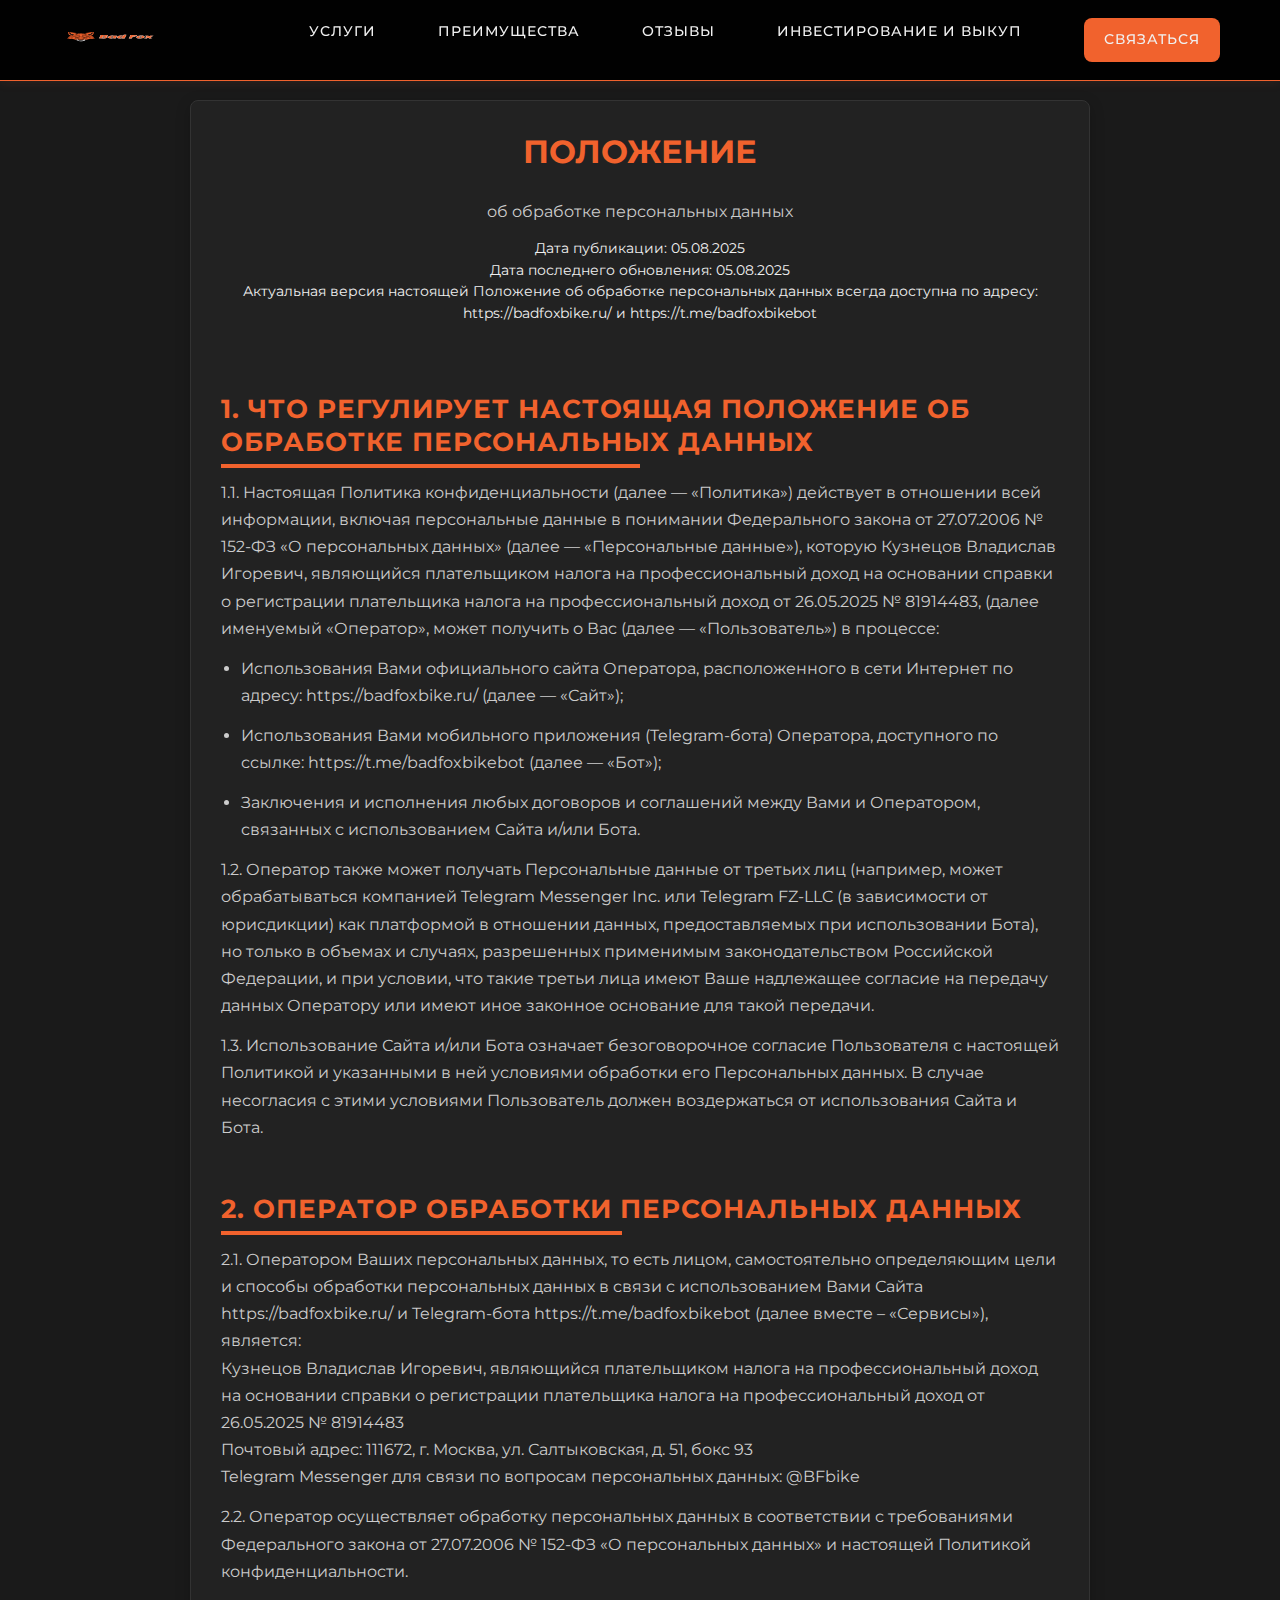
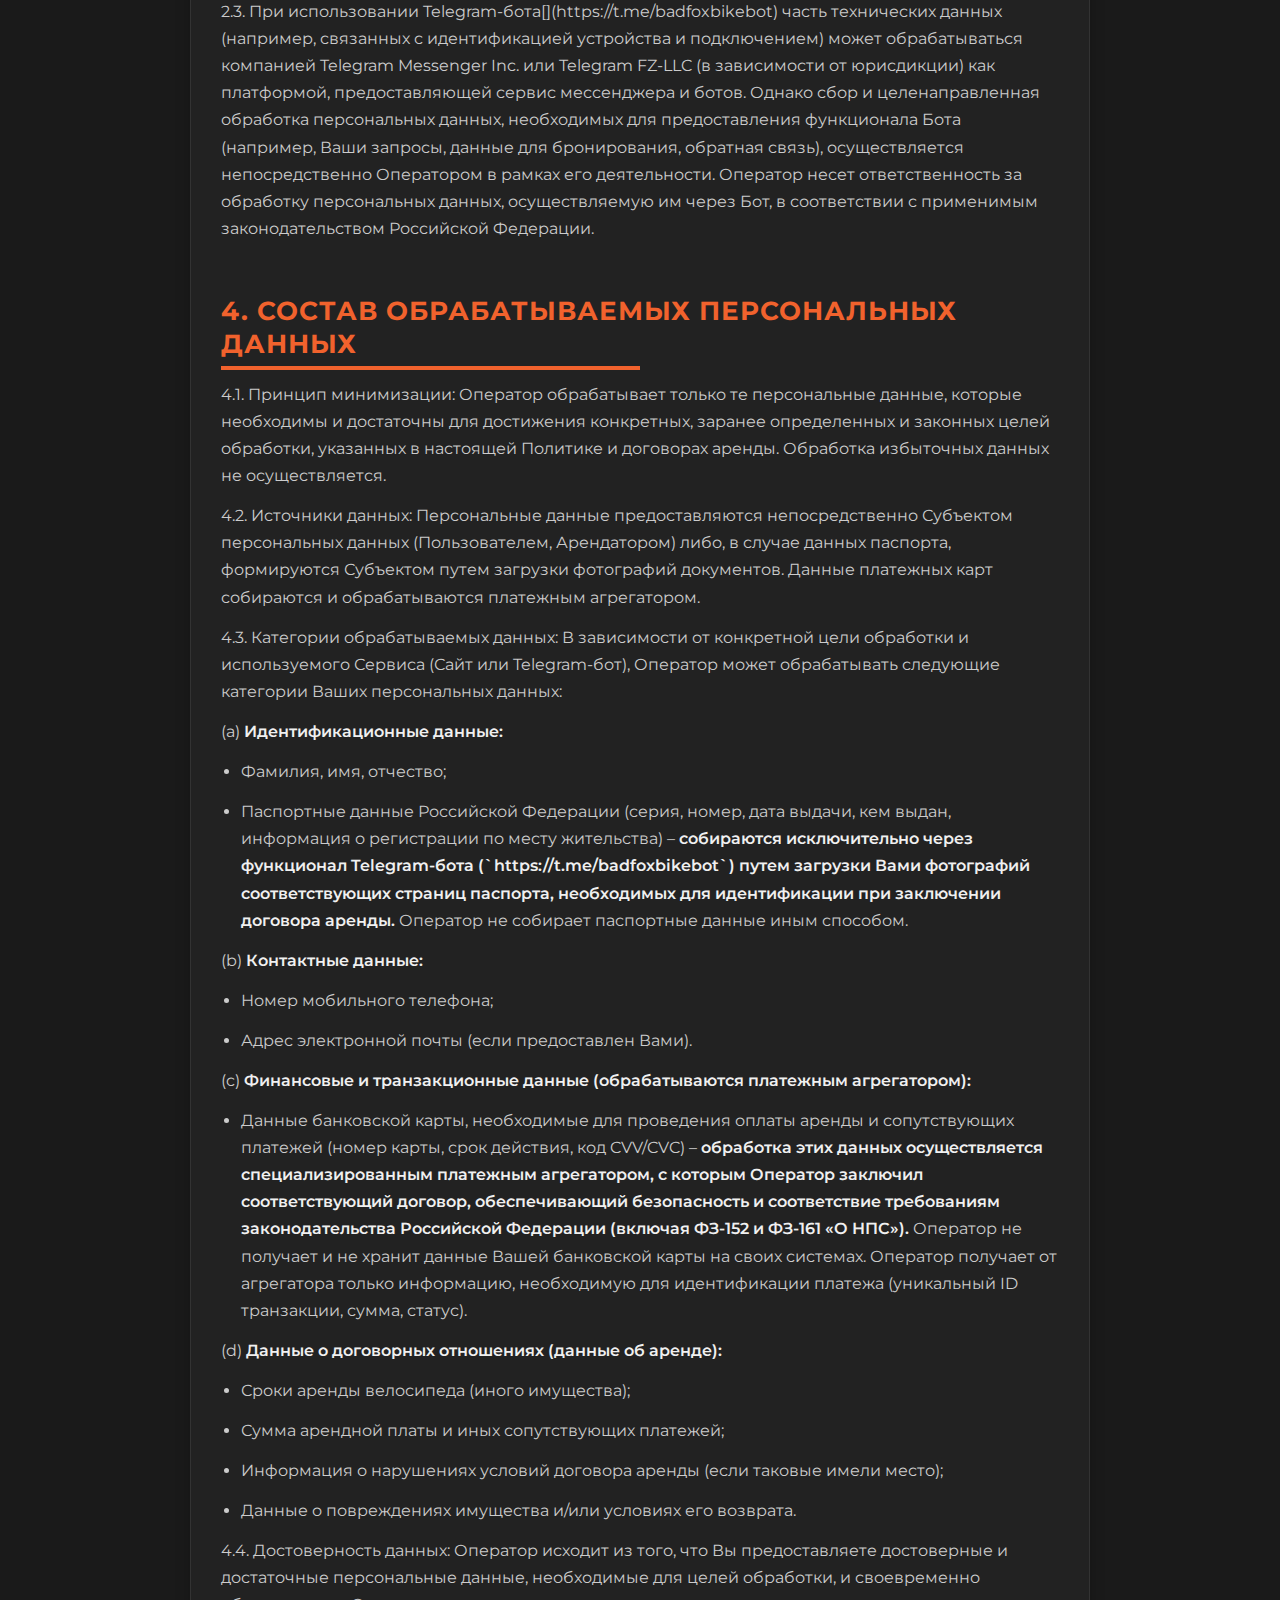
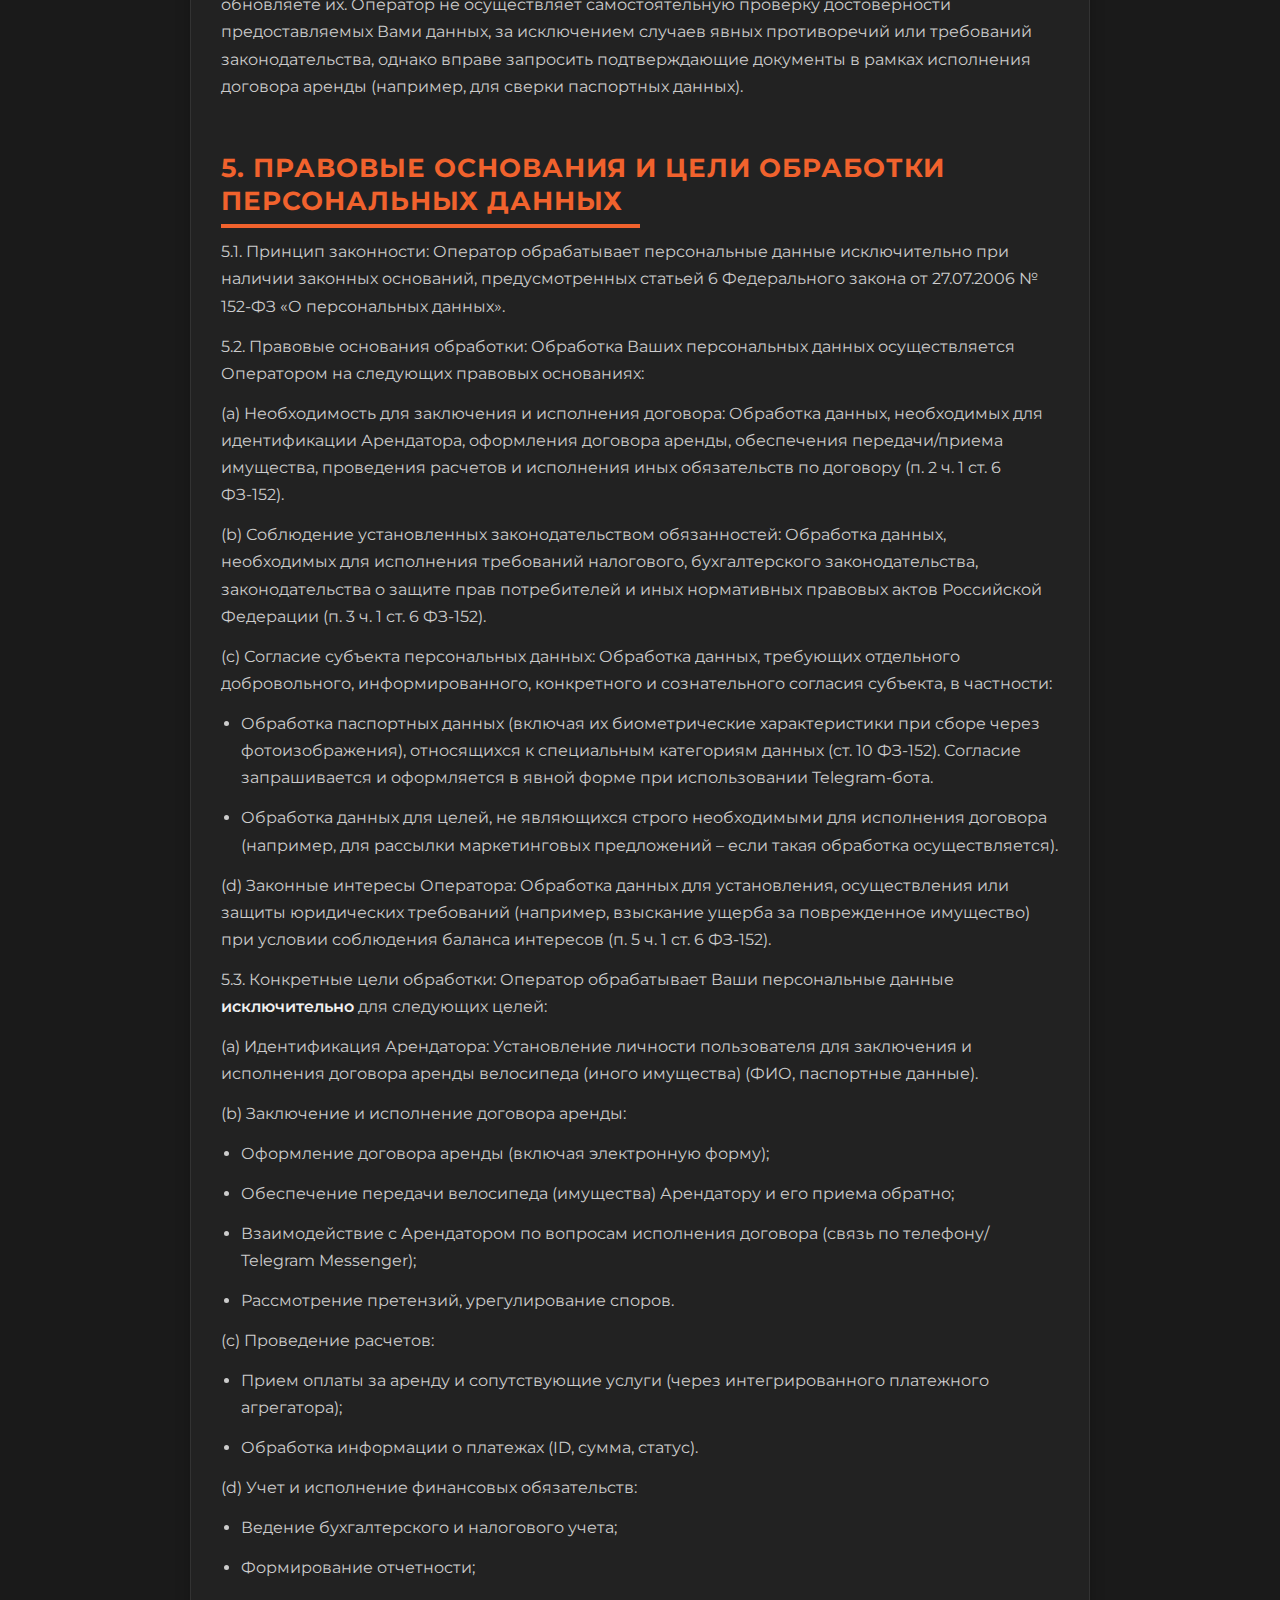
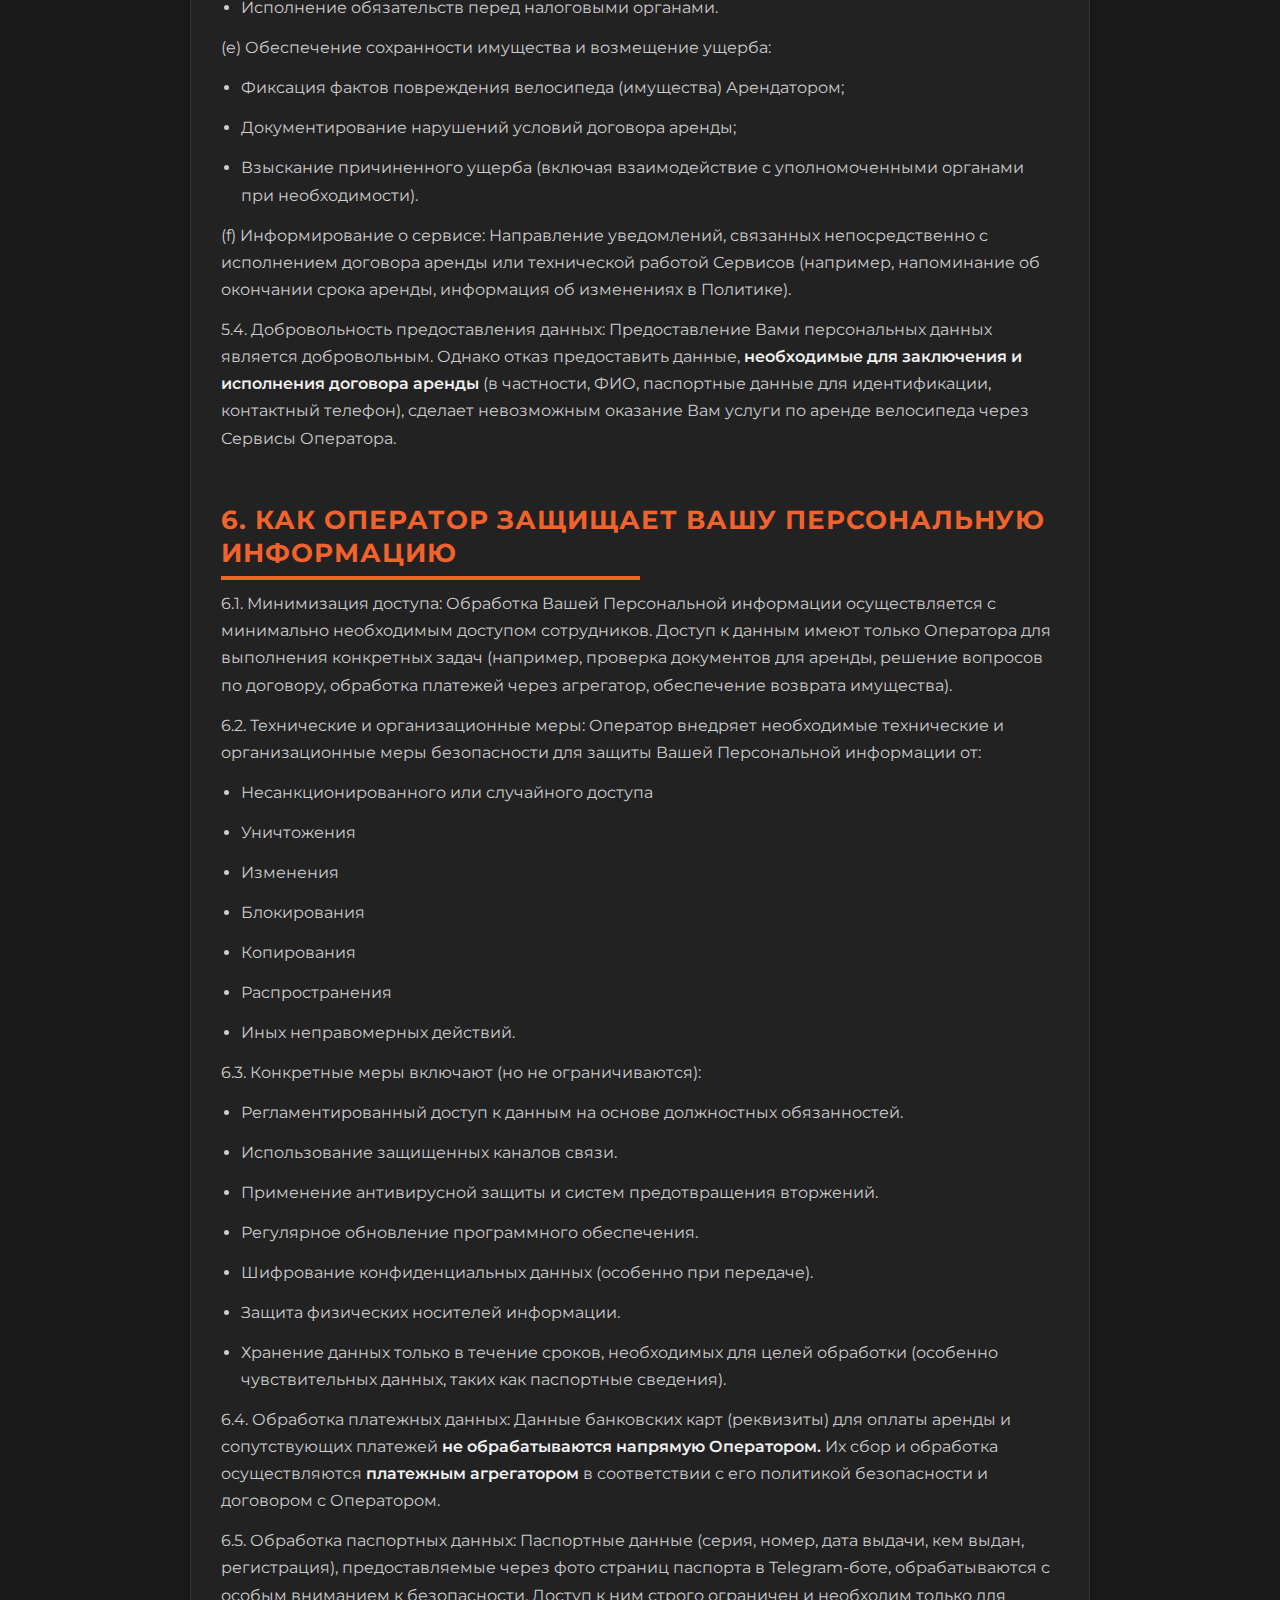
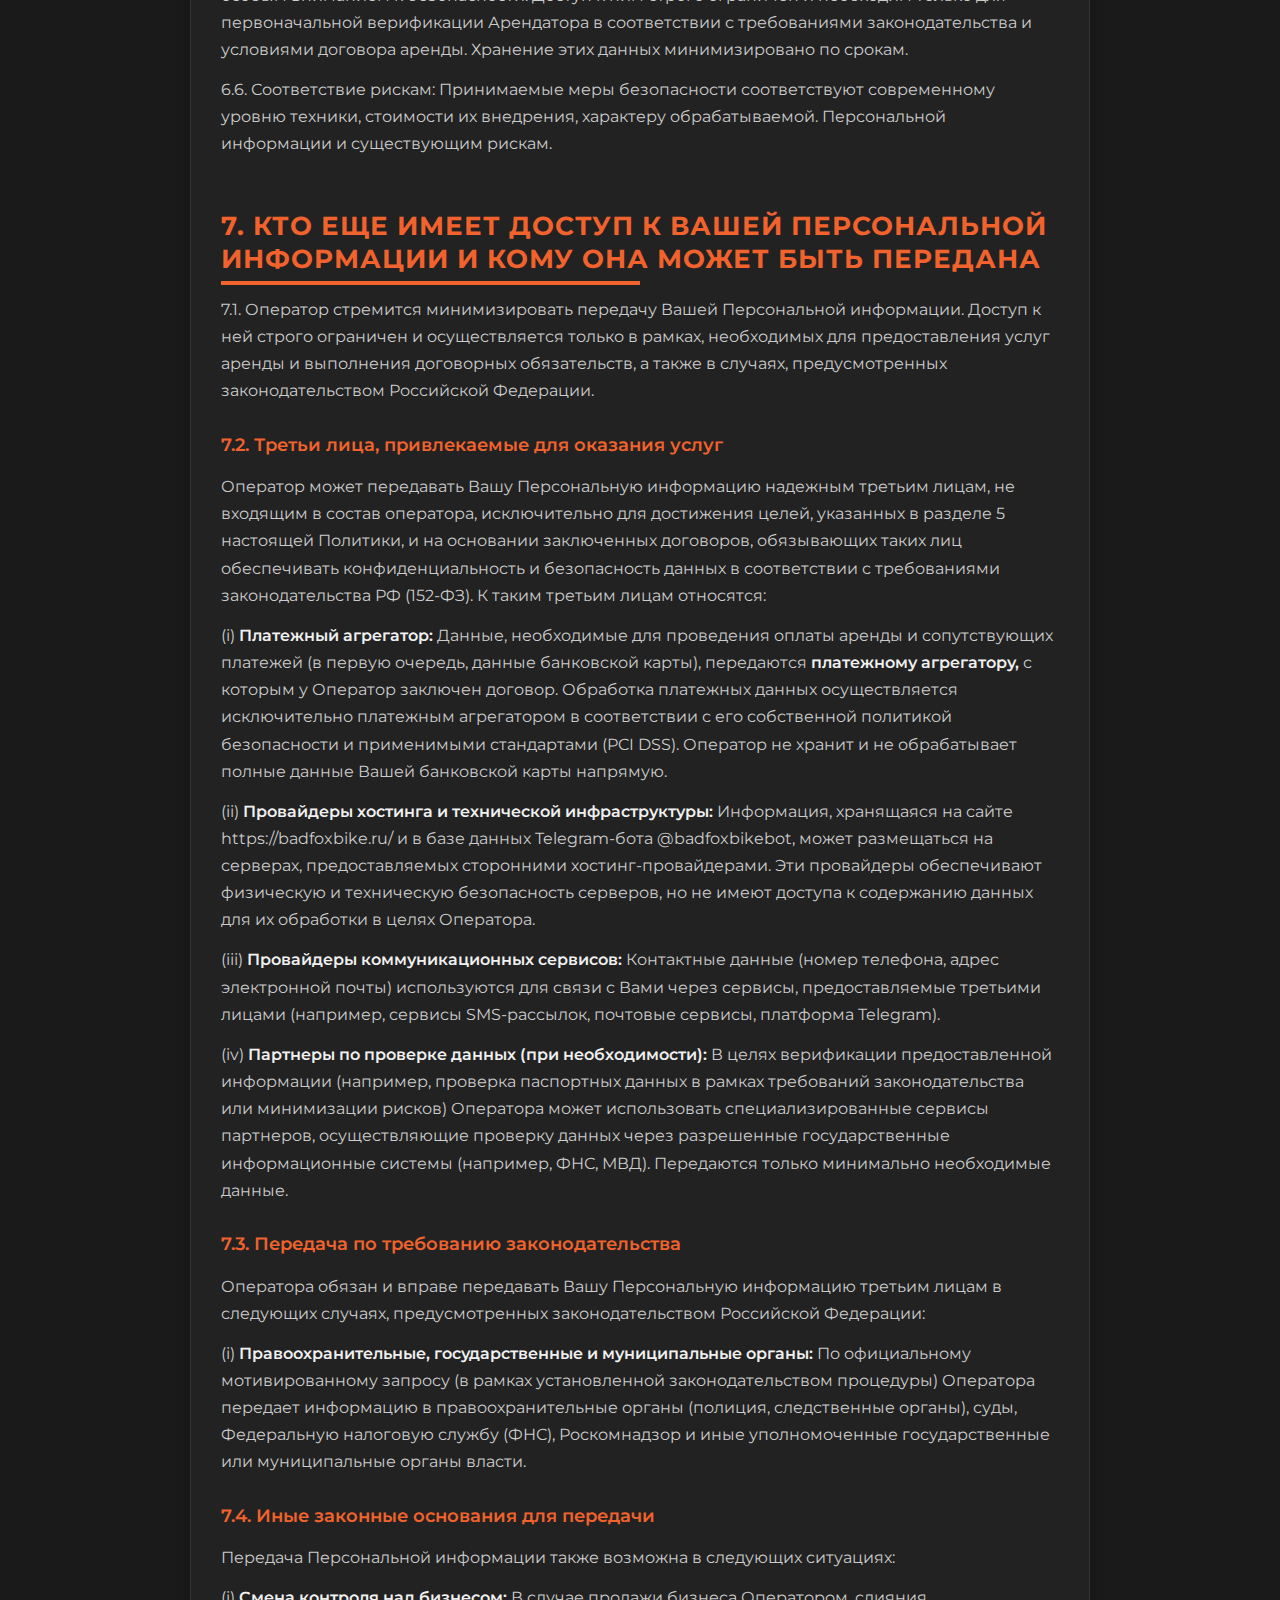
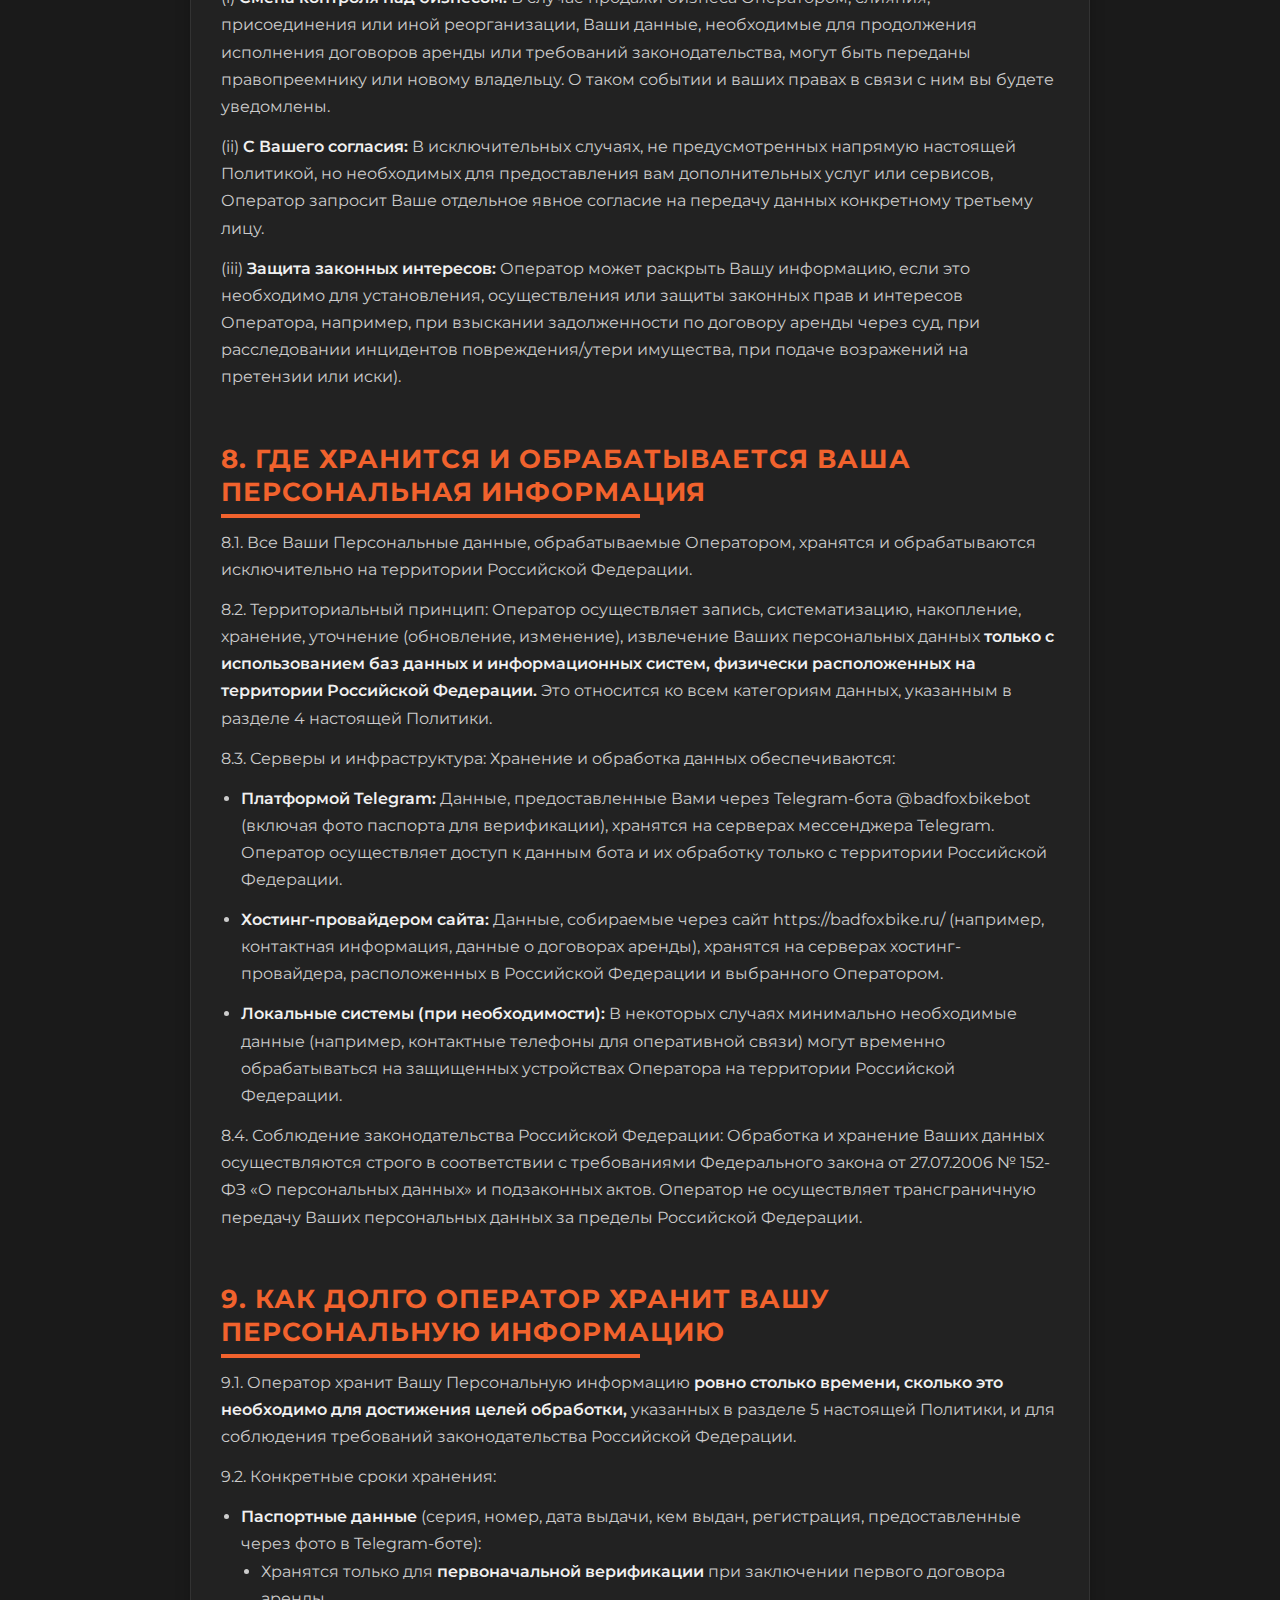
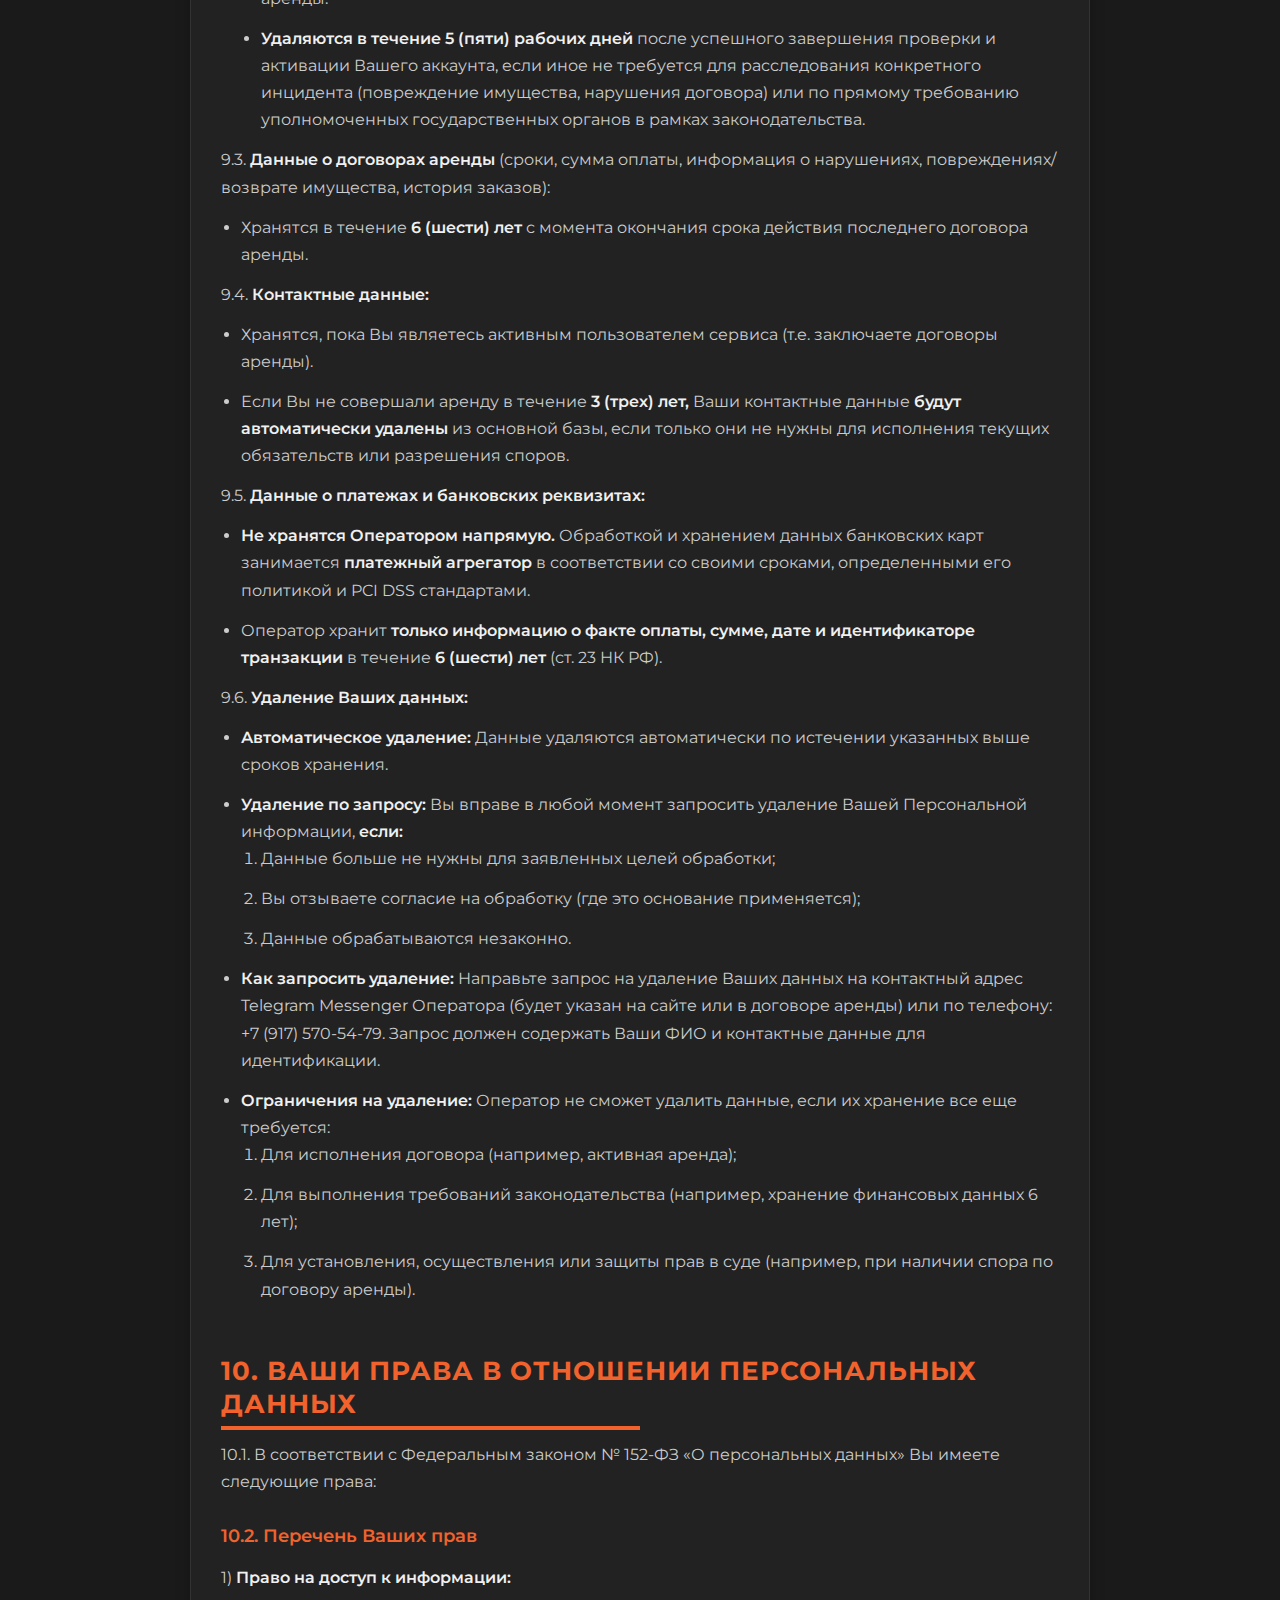
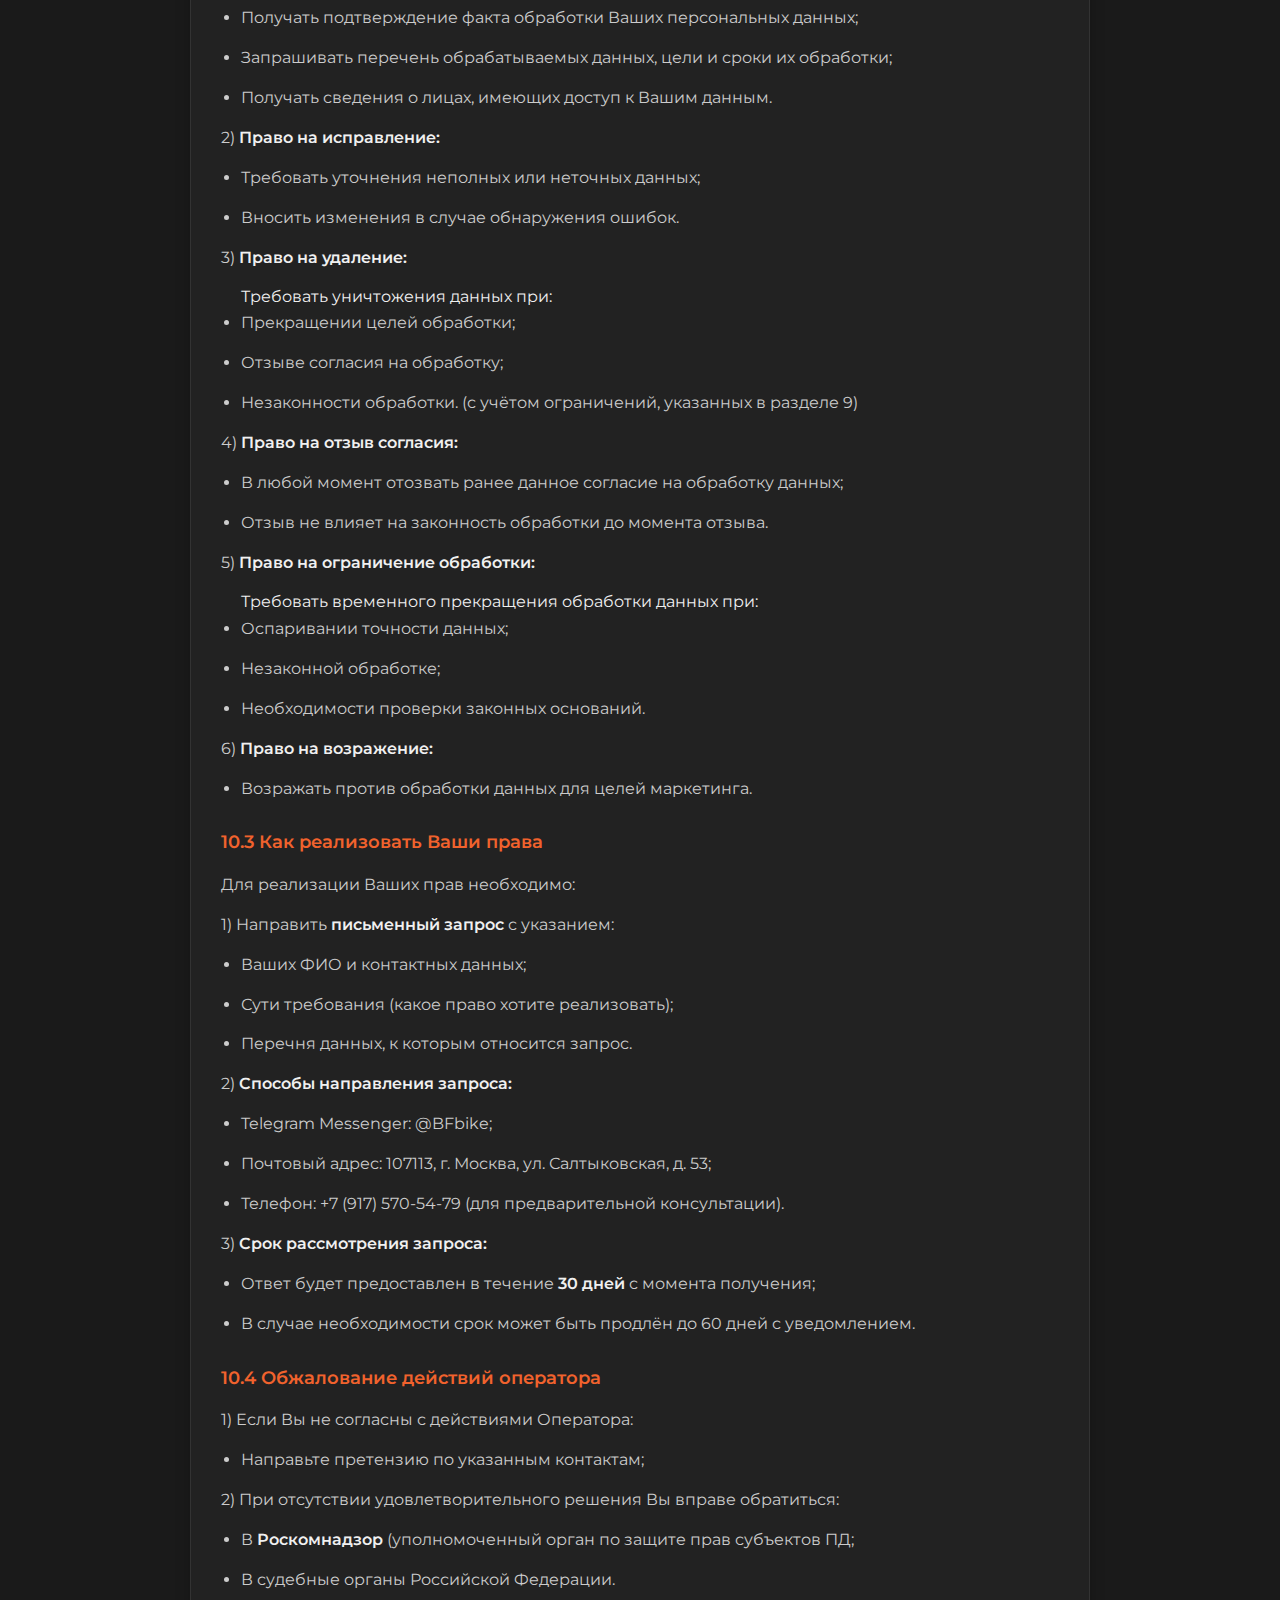
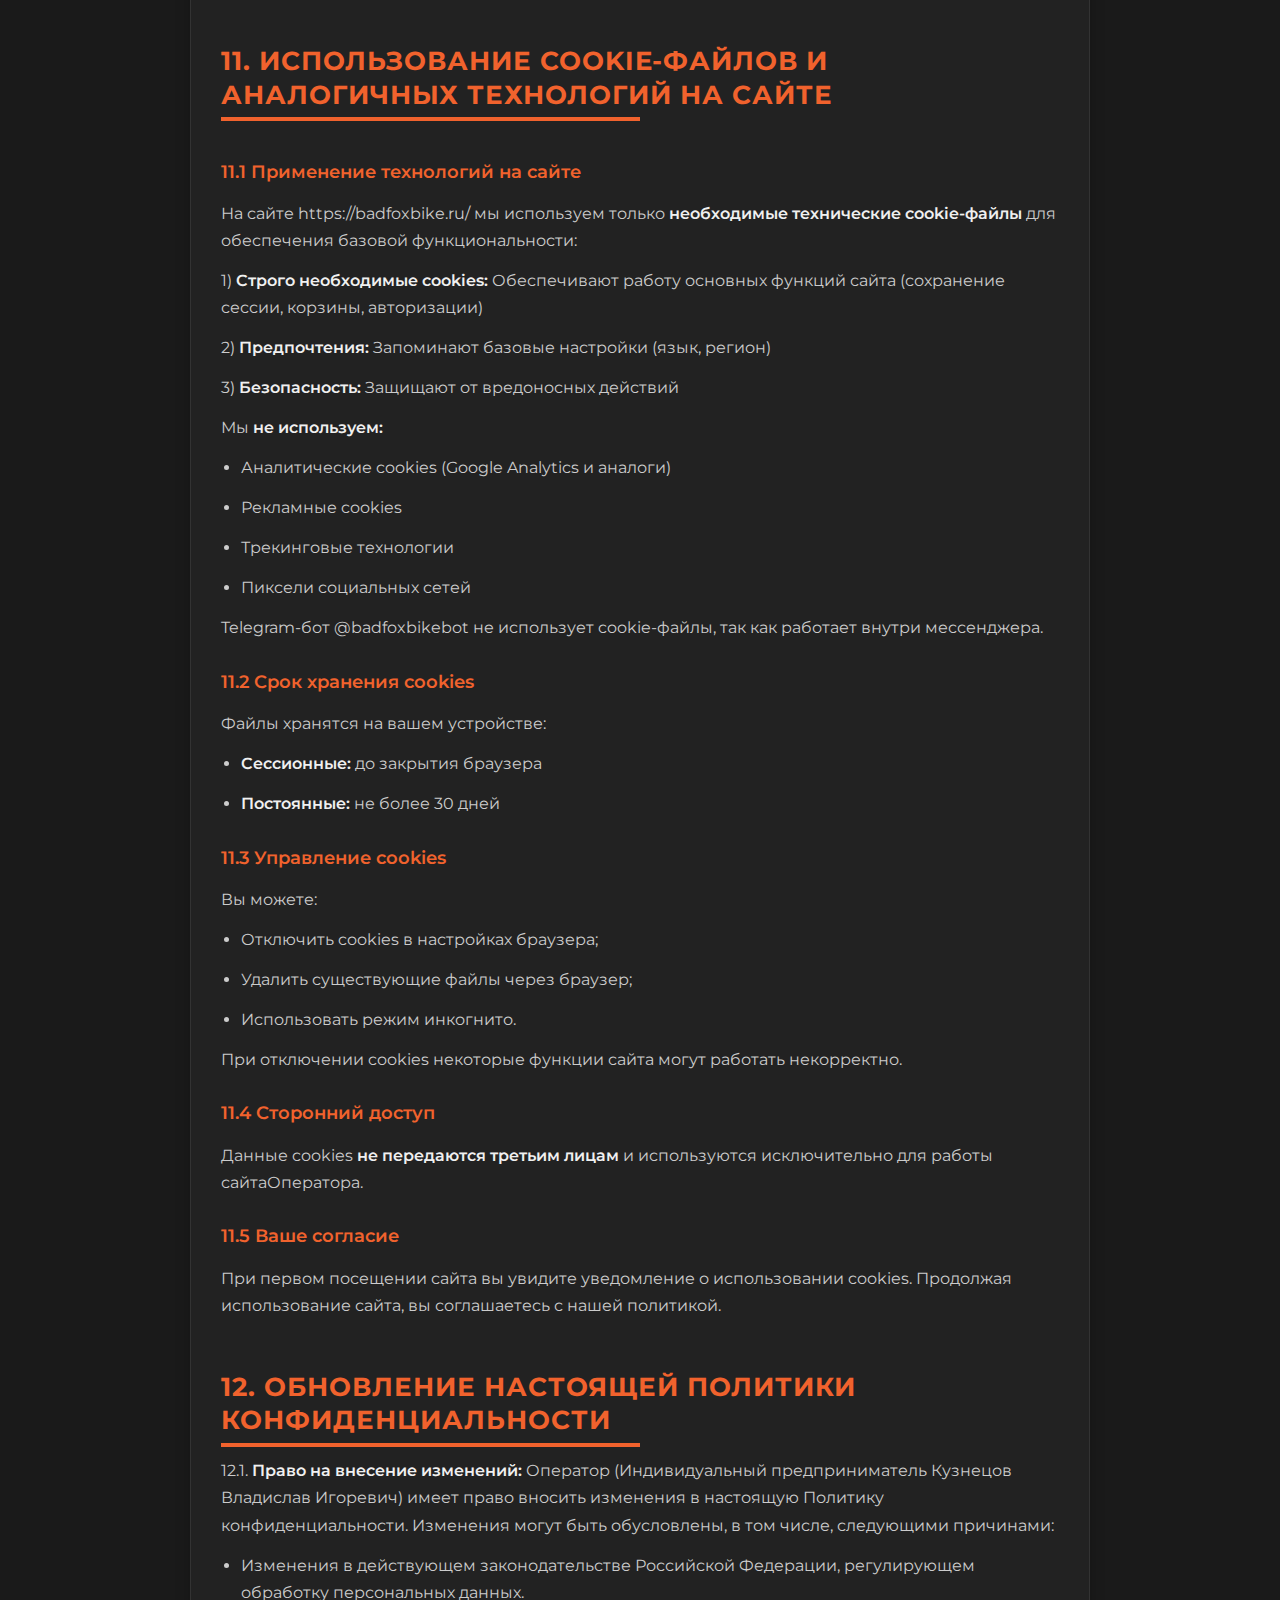
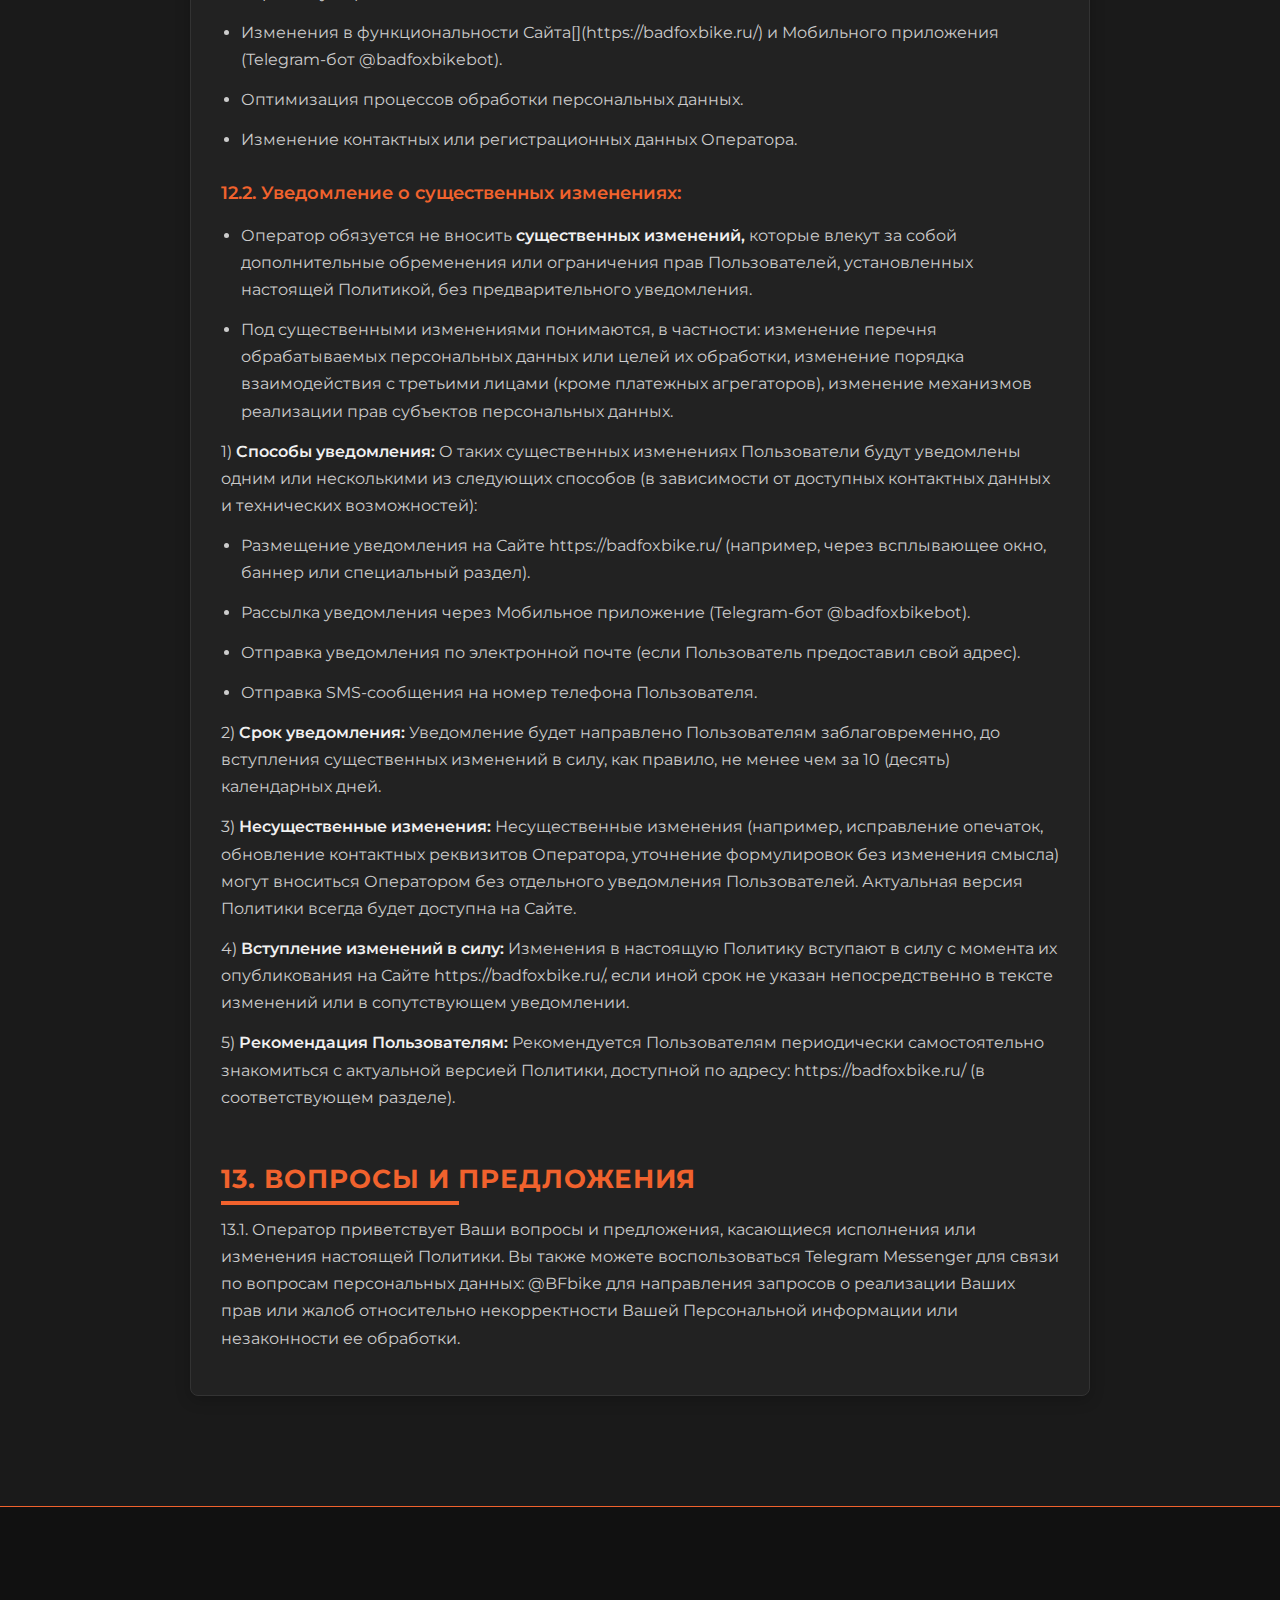
<file: privacy-policy.html>
<!DOCTYPE html>
<html lang="ru">
<head>
    <meta charset="UTF-8">
    <meta name="viewport" content="width=device-width, initial-scale=1.0, maximum-scale=1.0, user-scalable=no">
    <meta name="theme-color" content="#000000">
    <title>Положение об обработке персональных данных - Bad Fox Bike</title>
    <link rel="icon" href="badfoxreal.svg" type="image/svg+xml" sizes="any">
    <link rel="stylesheet" href="styles.css">
    <link rel="stylesheet" href="https://cdnjs.cloudflare.com/ajax/libs/font-awesome/6.4.0/css/all.min.css">
    <link rel="preconnect" href="https://fonts.googleapis.com">
    <link rel="preconnect" href="https://fonts.gstatic.com" crossorigin>
    <link href="https://fonts.googleapis.com/css2?family=Montserrat:wght@400;500;600;700;800&display=swap" rel="stylesheet">
    <style>
        /* Стили для страницы с документом (аналогично oferta.html) */
        :root {
            --primary-color: #f1622d;
            --secondary-color: #1a1a1a;
            --light-color: #222;
            --text-color: #f0f0f0;
            --box-shadow: 0 4px 15px rgba(0, 0, 0, 0.2);
            --border-radius: 8px;
        }
        body {
            background-color: var(--secondary-color);
            color: var(--text-color);
            font-family: 'Montserrat', sans-serif;
        }
        .container {
            max-width: 1200px;
            margin: 0 auto;
            padding: 0 20px;
        }
        .document-page {
            padding-top: 100px; /* Отступ от фиксированного хедера */
            padding-bottom: 60px;
        }
        .document-container {
            max-width: 900px;
            margin: 0 auto;
            padding: 30px;
            background-color: var(--light-color);
            border-radius: var(--border-radius);
            box-shadow: var(--box-shadow);
            border: 1px solid #333;
        }
        .document-container h1, .document-container h2, .document-container h3, .document-container h4 {
            color: var(--primary-color);
            margin-top: 1.5em;
            margin-bottom: 0.8em;
        }
        .document-container h1 {
            font-size: 2rem;
            text-align: center;
            margin-top: 0;
        }
        .document-container h2 {
            font-size: 1.6rem;
        }
        .document-container h3 {
            font-size: 1.3rem;
        }
         .document-container h4 {
            font-size: 1.1rem;
            font-weight: 600;
        }
        .document-container p, .document-container li {
            color: #CCC;
            line-height: 1.7;
            margin-bottom: 0.8em;
        }
        .document-container ul {
            list-style: disc;
            padding-left: 20px;
        }
        .document-container ol {
            list-style: decimal;
            padding-left: 20px;
        }
        .document-container strong {
            font-weight: 600;
            color: var(--text-color);
        }
        .document-header-info { /* Для дат и города */
            text-align: center; /* Изменено для центрирования дат */
            margin-bottom: 2em;
            font-size: 0.9em;
            line-height: 1.5;
        }
        .footer-placeholder { /* Для отступа перед реальным футером */
            height: 50px;
        }

        header {
            position: fixed;
            top: 0;
            left: 0;
            width: 100%;
            background-color: rgba(0, 0, 0, 0.95);
            z-index: 1000;
            box-shadow: 0 2px 10px rgba(241, 98, 45, 0.1);
            border-bottom: 1px solid var(--primary-color);
        }
        nav {
            display: flex;
            justify-content: space-between;
            align-items: center;
            height: 80px;
        }
        .nav-links {
            display: flex;
            list-style: none;
        }
        .nav-links li {
            margin-left: 30px;
        }
        .nav-links a {
            color: var(--text-color);
            text-decoration: none;
            font-weight: 500;
            transition: color 0.3s ease;
        }
        .nav-links a:hover, .nav-links a.btn-primary:hover {
            color: var(--primary-color);
        }
        .btn-primary {
            background-color: var(--primary-color);
            color: #fff;
            padding: 10px 20px;
            border-radius: var(--border-radius);
            text-decoration: none;
        }
        .hamburger {
            display: none;
            cursor: pointer;
        }
        .hamburger span {
            display: block;
            width: 25px;
            height: 3px;
            margin: 5px;
            background-color: var(--text-color);
            transition: all 0.3s ease;
        }

        footer {
            background-color: #111;
            color: var(--text-color);
            padding: 60px 0 20px;
            border-top: 1px solid var(--primary-color);
        }
        .footer-content {
            display: flex;
            justify-content: space-between;
            align-items: center;
            margin-bottom: 40px;
        }
        .footer-logo img {
            width: 150px;
        }
        .footer-links a {
            color: var(--text-color);
            text-decoration: none;
            margin: 0 15px;
            font-size: 0.9rem;
        }
        .footer-links a:hover {
            color: var(--primary-color);
        }
        .footer-bottom {
            text-align: center;
            font-size: 0.8rem;
            color: #888;
        }
        .footer-bottom p {
            margin-bottom: 10px;
        }
    </style>
</head>
<body>
    <header>
        <div class="container">
            <nav>
                <div class="logo">
                    <a href="index.html"><img src="badfoxreal.svg" alt="Bad Fox Bike Logo" width="100" height="35"></a>
                </div>
                <ul class="nav-links">
                    <li><a href="index.html#services">Услуги</a></li>
                    <li><a href="index.html#advantages">Преимущества</a></li>
                    <li><a href="index.html#reviews">Отзывы</a></li>
                    <li><a href="index.html#investment">Инвестирование и выкуп</a></li>
                    <li><a href="index.html#contact" class="btn-primary">Связаться</a></li>
                </ul>
                <div class="hamburger">
                    <span></span>
                    <span></span>
                    <span></span>
                </div>
            </nav>
        </div>
    </header>

    <main class="document-page">
        <div class="document-container">
            <h1>ПОЛОЖЕНИЕ</h1>
            <p style="text-align: center;">об обработке персональных данных</p>
            <div class="document-header-info">
                Дата публикации: 05.08.2025<br>
                Дата последнего обновления: 05.08.2025<br>
                Актуальная версия настоящей Положение об обработке персональных данных всегда доступна по адресу: https://badfoxbike.ru/ и https://t.me/badfoxbikebot
            </div>

            <h2>1. Что регулирует настоящая Положение об обработке персональных данных</h2>
            <p>1.1. Настоящая Политика конфиденциальности (далее — «Политика») действует в отношении всей информации, включая персональные данные в понимании Федерального закона от 27.07.2006 № 152-ФЗ «О персональных данных» (далее — «Персональные данные»), которую Кузнецов Владислав Игоревич, являющийся плательщиком налога на профессиональный доход на основании справки о регистрации плательщика налога на профессиональный доход от 26.05.2025 № 81914483, (далее именуемый «Оператор», может получить о Вас (далее — «Пользователь») в процессе:
                <ul>
                    <li>Использования Вами официального сайта Оператора, расположенного в сети Интернет по адресу: https://badfoxbike.ru/ (далее — «Сайт»);</li>
                    <li>Использования Вами мобильного приложения (Telegram-бота) Оператора, доступного по ссылке: https://t.me/badfoxbikebot (далее — «Бот»);</li>
                    <li>Заключения и исполнения любых договоров и соглашений между Вами и Оператором, связанных с использованием Сайта и/или Бота.</li>
                </ul>
            </p>
            <p>1.2. Оператор также может получать Персональные данные от третьих лиц (например, может обрабатываться компанией Telegram Messenger Inc. или Telegram FZ-LLC (в зависимости от юрисдикции) как платформой в отношении данных, предоставляемых при использовании Бота), но только в объемах и случаях, разрешенных применимым законодательством Российской Федерации, и при условии, что такие третьи лица имеют Ваше надлежащее согласие на передачу данных Оператору или имеют иное законное основание для такой передачи.</p>
            <p>1.3. Использование Сайта и/или Бота означает безоговорочное согласие Пользователя с настоящей Политикой и указанными в ней условиями обработки его Персональных данных. В случае несогласия с этими условиями Пользователь должен воздержаться от использования Сайта и Бота.</p>

            <h2>2. Оператор обработки персональных данных</h2>
            <p>2.1. Оператором Ваших персональных данных, то есть лицом, самостоятельно определяющим цели и способы обработки персональных данных в связи с использованием Вами Сайта https://badfoxbike.ru/ и Telegram-бота https://t.me/badfoxbikebot (далее вместе – «Сервисы»), является:<br>
            Кузнецов Владислав Игоревич, являющийся плательщиком налога на профессиональный доход на основании справки о регистрации плательщика налога на профессиональный доход от 26.05.2025 № 81914483<br>
            Почтовый адрес: 111672, г. Москва, ул. Салтыковская, д. 51, бокс 93<br>
            Telegram Messenger для связи по вопросам персональных данных: @BFbike</p>
            <p>2.2. Оператор осуществляет обработку персональных данных в соответствии с требованиями Федерального закона от 27.07.2006 № 152-ФЗ «О персональных данных» и настоящей Политикой конфиденциальности.</p>
            <p>2.3. При использовании Telegram-бота[](https://t.me/badfoxbikebot) часть технических данных (например, связанных с идентификацией устройства и подключением) может обрабатываться компанией Telegram Messenger Inc. или Telegram FZ-LLC (в зависимости от юрисдикции) как платформой, предоставляющей сервис мессенджера и ботов. Однако сбор и целенаправленная обработка персональных данных, необходимых для предоставления функционала Бота (например, Ваши запросы, данные для бронирования, обратная связь), осуществляется непосредственно Оператором в рамках его деятельности. Оператор несет ответственность за обработку персональных данных, осуществляемую им через Бот, в соответствии с применимым законодательством Российской Федерации.</p>

            <h2>4. Состав обрабатываемых персональных данных</h2>
            <p>4.1. Принцип минимизации: Оператор обрабатывает только те персональные данные, которые необходимы и достаточны для достижения конкретных, заранее определенных и законных целей обработки, указанных в настоящей Политике и договорах аренды. Обработка избыточных данных не осуществляется.</p>
            <p>4.2. Источники данных: Персональные данные предоставляются непосредственно Субъектом персональных данных (Пользователем, Арендатором) либо, в случае данных паспорта, формируются Субъектом путем загрузки фотографий документов. Данные платежных карт собираются и обрабатываются платежным агрегатором.</p>
            <p>4.3. Категории обрабатываемых данных: В зависимости от конкретной цели обработки и используемого Сервиса (Сайт или Telegram-бот), Оператор может обрабатывать следующие категории Ваших персональных данных:</p>
            <p>(a) <strong>Идентификационные данные:</strong>
                <ul>
                    <li>Фамилия, имя, отчество;</li>
                    <li>Паспортные данные Российской Федерации (серия, номер, дата выдачи, кем выдан, информация о регистрации по месту жительства) – <strong>собираются исключительно через функционал Telegram-бота (`https://t.me/badfoxbikebot`) путем загрузки Вами фотографий соответствующих страниц паспорта, необходимых для идентификации при заключении договора аренды.</strong> Оператор не собирает паспортные данные иным способом.</li>
                </ul>
            </p>
            <p>(b) <strong>Контактные данные:</strong>
                <ul>
                    <li>Номер мобильного телефона;</li>
                    <li>Адрес электронной почты (если предоставлен Вами).</li>
                </ul>
            </p>
            <p>(c) <strong>Финансовые и транзакционные данные (обрабатываются платежным агрегатором):</strong>
                <ul>
                    <li>Данные банковской карты, необходимые для проведения оплаты аренды и сопутствующих платежей (номер карты, срок действия, код CVV/CVC) – <strong>обработка этих данных осуществляется специализированным платежным агрегатором, с которым Оператор заключил соответствующий договор, обеспечивающий безопасность и соответствие требованиям законодательства Российской Федерации (включая ФЗ-152 и ФЗ-161 «О НПС»).</strong> Оператор не получает и не хранит данные Вашей банковской карты на своих системах. Оператор получает от агрегатора только информацию, необходимую для идентификации платежа (уникальный ID транзакции, сумма, статус).</li>
                </ul>
            </p>
            <p>(d) <strong>Данные о договорных отношениях (данные об аренде):</strong>
                <ul>
                    <li>Сроки аренды велосипеда (иного имущества);</li>
                    <li>Сумма арендной платы и иных сопутствующих платежей;</li>
                    <li>Информация о нарушениях условий договора аренды (если таковые имели место);</li>
                    <li>Данные о повреждениях имущества и/или условиях его возврата.</li>
                </ul>
            </p>
            <p>4.4. Достоверность данных: Оператор исходит из того, что Вы предоставляете достоверные и достаточные персональные данные, необходимые для целей обработки, и своевременно обновляете их. Оператор не осуществляет самостоятельную проверку достоверности предоставляемых Вами данных, за исключением случаев явных противоречий или требований законодательства, однако вправе запросить подтверждающие документы в рамках исполнения договора аренды (например, для сверки паспортных данных).</p>

            <h2>5. Правовые основания и цели обработки персональных данных</h2>
            <p>5.1. Принцип законности: Оператор обрабатывает персональные данные исключительно при наличии законных оснований, предусмотренных статьей 6 Федерального закона от 27.07.2006 № 152-ФЗ «О персональных данных».</p>
            <p>5.2. Правовые основания обработки: Обработка Ваших персональных данных осуществляется Оператором на следующих правовых основаниях:</p>
            <p>(a) Необходимость для заключения и исполнения договора: Обработка данных, необходимых для идентификации Арендатора, оформления договора аренды, обеспечения передачи/приема имущества, проведения расчетов и исполнения иных обязательств по договору (п. 2 ч. 1 ст. 6 ФЗ-152).</p>
            <p>(b) Соблюдение установленных законодательством обязанностей: Обработка данных, необходимых для исполнения требований налогового, бухгалтерского законодательства, законодательства о защите прав потребителей и иных нормативных правовых актов Российской Федерации (п. 3 ч. 1 ст. 6 ФЗ-152).</p>
            <p>(c) Согласие субъекта персональных данных: Обработка данных, требующих отдельного добровольного, информированного, конкретного и сознательного согласия субъекта, в частности:
                <ul>
                    <li>Обработка паспортных данных (включая их биометрические характеристики при сборе через фотоизображения), относящихся к специальным категориям данных (ст. 10 ФЗ-152). Согласие запрашивается и оформляется в явной форме при использовании Telegram-бота.</li>
                    <li>Обработка данных для целей, не являющихся строго необходимыми для исполнения договора (например, для рассылки маркетинговых предложений – если такая обработка осуществляется).</li>
                </ul>
            </p>
            <p>(d) Законные интересы Оператора: Обработка данных для установления, осуществления или защиты юридических требований (например, взыскание ущерба за поврежденное имущество) при условии соблюдения баланса интересов (п. 5 ч. 1 ст. 6 ФЗ-152).</p>
            <p>5.3. Конкретные цели обработки: Оператор обрабатывает Ваши персональные данные <strong>исключительно</strong> для следующих целей:</p>
            <p>(a) Идентификация Арендатора: Установление личности пользователя для заключения и исполнения договора аренды велосипеда (иного имущества) (ФИО, паспортные данные).</p>
            <p>(b) Заключение и исполнение договора аренды:
                <ul>
                    <li>Оформление договора аренды (включая электронную форму);</li>
                    <li>Обеспечение передачи велосипеда (имущества) Арендатору и его приема обратно;</li>
                    <li>Взаимодействие с Арендатором по вопросам исполнения договора (связь по телефону/ Telegram Messenger);</li>
                    <li>Рассмотрение претензий, урегулирование споров.</li>
                </ul>
            </p>
            <p>(c) Проведение расчетов:
                <ul>
                    <li>Прием оплаты за аренду и сопутствующие услуги (через интегрированного платежного агрегатора);</li>
                    <li>Обработка информации о платежах (ID, сумма, статус).</li>
                </ul>
            </p>
            <p>(d) Учет и исполнение финансовых обязательств:
                <ul>
                    <li>Ведение бухгалтерского и налогового учета;</li>
                    <li>Формирование отчетности;</li>
                    <li>Исполнение обязательств перед налоговыми органами.</li>
                </ul>
            </p>
            <p>(e) Обеспечение сохранности имущества и возмещение ущерба:
                <ul>
                    <li>Фиксация фактов повреждения велосипеда (имущества) Арендатором;</li>
                    <li>Документирование нарушений условий договора аренды;</li>
                    <li>Взыскание причиненного ущерба (включая взаимодействие с уполномоченными органами при необходимости).</li>
                </ul>
            </p>
            <p>(f) Информирование о сервисе: Направление уведомлений, связанных непосредственно с исполнением договора аренды или технической работой Сервисов (например, напоминание об окончании срока аренды, информация об изменениях в Политике).</p>
            <p>5.4. Добровольность предоставления данных: Предоставление Вами персональных данных является добровольным. Однако отказ предоставить данные, <strong>необходимые для заключения и исполнения договора аренды</strong> (в частности, ФИО, паспортные данные для идентификации, контактный телефон), сделает невозможным оказание Вам услуги по аренде велосипеда через Сервисы Оператора.</p>

            <h2>6. Как Оператор защищает Вашу Персональную информацию</h2>
            <p>6.1. Минимизация доступа: Обработка Вашей Персональной информации осуществляется с минимально необходимым доступом сотрудников. Доступ к данным имеют только Оператора для выполнения конкретных задач (например, проверка документов для аренды, решение вопросов по договору, обработка платежей через агрегатор, обеспечение возврата имущества).</p>
            <p>6.2. Технические и организационные меры: Оператор внедряет необходимые технические и организационные меры безопасности для защиты Вашей Персональной информации от:
                <ul>
                    <li>Несанкционированного или случайного доступа</li>
                    <li>Уничтожения</li>
                    <li>Изменения</li>
                    <li>Блокирования</li>
                    <li>Копирования</li>
                    <li>Распространения</li>
                    <li>Иных неправомерных действий.</li>
                </ul>
            </p>
            <p>6.3. Конкретные меры включают (но не ограничиваются):
                <ul>
                    <li>Регламентированный доступ к данным на основе должностных обязанностей.</li>
                    <li>Использование защищенных каналов связи.</li>
                    <li>Применение антивирусной защиты и систем предотвращения вторжений.</li>
                    <li>Регулярное обновление программного обеспечения.</li>
                    <li>Шифрование конфиденциальных данных (особенно при передаче).</li>
                    <li>Защита физических носителей информации.</li>
                    <li>Хранение данных только в течение сроков, необходимых для целей обработки (особенно чувствительных данных, таких как паспортные сведения).</li>
                </ul>
            </p>
            <p>6.4. Обработка платежных данных: Данные банковских карт (реквизиты) для оплаты аренды и сопутствующих платежей <strong>не обрабатываются напрямую Оператором.</strong> Их сбор и обработка осуществляются <strong>платежным агрегатором</strong> в соответствии с его политикой безопасности и договором с Оператором.</p>
            <p>6.5. Обработка паспортных данных: Паспортные данные (серия, номер, дата выдачи, кем выдан, регистрация), предоставляемые через фото страниц паспорта в Telegram-боте, обрабатываются с особым вниманием к безопасности. Доступ к ним строго ограничен и необходим только для первоначальной верификации Арендатора в соответствии с требованиями законодательства и условиями договора аренды. Хранение этих данных минимизировано по срокам.</p>
            <p>6.6. Соответствие рискам: Принимаемые меры безопасности соответствуют современному уровню техники, стоимости их внедрения, характеру обрабатываемой. Персональной информации и существующим рискам.</p>

            <h2>7. Кто еще имеет доступ к Вашей Персональной информации и кому она может быть передана</h2>
            <p>7.1. Оператор стремится минимизировать передачу Вашей Персональной информации. Доступ к ней строго ограничен и осуществляется только в рамках, необходимых для предоставления услуг аренды и выполнения договорных обязательств, а также в случаях, предусмотренных законодательством Российской Федерации.</p>
            <h4>7.2. Третьи лица, привлекаемые для оказания услуг</h4>
            <p>Оператор может передавать Вашу Персональную информацию надежным третьим лицам, не входящим в состав оператора, исключительно для достижения целей, указанных в разделе 5 настоящей Политики, и на основании заключенных договоров, обязывающих таких лиц обеспечивать конфиденциальность и безопасность данных в соответствии с требованиями законодательства РФ (152-ФЗ). К таким третьим лицам относятся:</p>
            <p>(i) <strong>Платежный агрегатор:</strong> Данные, необходимые для проведения оплаты аренды и сопутствующих платежей (в первую очередь, данные банковской карты), передаются <strong>платежному агрегатору,</strong> с которым у Оператор заключен договор. Обработка платежных данных осуществляется исключительно платежным агрегатором в соответствии с его собственной политикой безопасности и применимыми стандартами (PCI DSS). Оператор не хранит и не обрабатывает полные данные Вашей банковской карты напрямую.</p>
            <p>(ii) <strong>Провайдеры хостинга и технической инфраструктуры:</strong> Информация, хранящаяся на сайте https://badfoxbike.ru/ и в базе данных Telegram-бота @badfoxbikebot, может размещаться на серверах, предоставляемых сторонними хостинг-провайдерами. Эти провайдеры обеспечивают физическую и техническую безопасность серверов, но не имеют доступа к содержанию данных для их обработки в целях Оператора.</p>
            <p>(iii) <strong>Провайдеры коммуникационных сервисов:</strong> Контактные данные (номер телефона, адрес электронной почты) используются для связи с Вами через сервисы, предоставляемые третьими лицами (например, сервисы SMS-рассылок, почтовые сервисы, платформа Telegram).</p>
            <p>(iv) <strong>Партнеры по проверке данных (при необходимости):</strong> В целях верификации предоставленной информации (например, проверка паспортных данных в рамках требований законодательства или минимизации рисков) Оператора может использовать специализированные сервисы партнеров, осуществляющие проверку данных через разрешенные государственные информационные системы (например, ФНС, МВД). Передаются только минимально необходимые данные.</p>
            <h4>7.3.  Передача по требованию законодательства</h4>
            <p>Оператора обязан и вправе передавать Вашу Персональную информацию третьим лицам в следующих случаях, предусмотренных законодательством Российской Федерации:</p>
            <p>(i) <strong>Правоохранительные, государственные и муниципальные органы:</strong> По официальному мотивированному запросу (в рамках установленной законодательством процедуры) Оператора передает информацию в правоохранительные органы (полиция, следственные органы), суды, Федеральную налоговую службу (ФНС), Роскомнадзор и иные уполномоченные государственные или муниципальные органы власти.</p>
            <h4>7.4. Иные законные основания для передачи</h4>
            <p>Передача Персональной информации также возможна в следующих ситуациях:</p>
            <p>(i) <strong>Смена контроля над бизнесом:</strong> В случае продажи бизнеса Оператором, слияния, присоединения или иной реорганизации, Ваши данные, необходимые для продолжения исполнения договоров аренды или требований законодательства, могут быть переданы правопреемнику или новому владельцу. О таком событии и ваших правах в связи с ним вы будете уведомлены.</p>
            <p>(ii) <strong>С Вашего согласия:</strong> В исключительных случаях, не предусмотренных напрямую настоящей Политикой, но необходимых для предоставления вам дополнительных услуг или сервисов, Оператор запросит Ваше отдельное явное согласие на передачу данных конкретному третьему лицу.</p>
            <p>(iii) <strong>Защита законных интересов:</strong> Оператор может раскрыть Вашу информацию, если это необходимо для установления, осуществления или защиты законных прав и интересов Оператора, например, при взыскании задолженности по договору аренды через суд, при расследовании инцидентов повреждения/утери имущества, при подаче возражений на претензии или иски).</p>

            <h2>8. Где хранится и обрабатывается Ваша Персональная информация</h2>
            <p>8.1. Все Ваши Персональные данные, обрабатываемые Оператором, хранятся и обрабатываются исключительно на территории Российской Федерации.</p>
            <p>8.2. Территориальный принцип: Оператор осуществляет запись, систематизацию, накопление, хранение, уточнение (обновление, изменение), извлечение Ваших персональных данных <strong>только с использованием баз данных и информационных систем, физически расположенных на территории Российской Федерации.</strong> Это относится ко всем категориям данных, указанным в разделе 4 настоящей Политики.</p>
            <p>8.3. Серверы и инфраструктура: Хранение и обработка данных обеспечиваются:
                <ul>
                    <li><strong>Платформой Telegram:</strong> Данные, предоставленные Вами через Telegram-бота @badfoxbikebot (включая фото паспорта для верификации), хранятся на серверах мессенджера Telegram. Оператор осуществляет доступ к данным бота и их обработку только с территории Российской Федерации.</li>
                    <li><strong>Хостинг-провайдером сайта:</strong> Данные, собираемые через сайт https://badfoxbike.ru/ (например, контактная информация, данные о договорах аренды), хранятся на серверах хостинг-провайдера, расположенных в Российской Федерации и выбранного Оператором.</li>
                    <li><strong>Локальные системы (при необходимости):</strong> В некоторых случаях минимально необходимые данные (например, контактные телефоны для оперативной связи) могут временно обрабатываться на защищенных устройствах Оператора на территории Российской Федерации.</li>
                </ul>
            </p>
            <p>8.4. Соблюдение законодательства Российской Федерации: Обработка и хранение Ваших данных осуществляются строго в соответствии с требованиями Федерального закона от 27.07.2006 № 152-ФЗ «О персональных данных» и подзаконных актов. Оператор не осуществляет трансграничную передачу Ваших персональных данных за пределы Российской Федерации.</p>

            <h2>9. Как долго Оператор хранит Вашу Персональную информацию</h2>
            <p>9.1. Оператор хранит Вашу Персональную информацию <strong>ровно столько времени, сколько это необходимо для достижения целей обработки,</strong> указанных в разделе 5 настоящей Политики, и для соблюдения требований законодательства Российской Федерации.</p>
            <p>9.2. Конкретные сроки хранения:
                <ul>
                    <li><strong>Паспортные данные</strong> (серия, номер, дата выдачи, кем выдан, регистрация, предоставленные через фото в Telegram-боте):
                        <ul>
                            <li>Хранятся только для <strong>первоначальной верификации</strong> при заключении первого договора аренды.</li>
                            <li><strong>Удаляются в течение 5 (пяти) рабочих дней</strong> после успешного завершения проверки и активации Вашего аккаунта, если иное не требуется для расследования конкретного инцидента (повреждение имущества, нарушения договора) или по прямому требованию уполномоченных государственных органов в рамках законодательства.</li>
                        </ul>
                    </li>
                </ul>
            </p>
            <p>9.3. <strong>Данные о договорах аренды</strong> (сроки, сумма оплаты, информация о нарушениях, повреждениях/возврате имущества, история заказов):
                <ul>
                    <li>Хранятся в течение <strong>6 (шести) лет</strong> с момента окончания срока действия последнего договора аренды.</li>
                </ul>
            </p>
            <p>9.4. <strong>Контактные данные:</strong>
                <ul>
                    <li>Хранятся, пока Вы являетесь активным пользователем сервиса (т.е. заключаете договоры аренды).</li>
                    <li>Если Вы не совершали аренду в течение <strong>3 (трех) лет,</strong> Ваши контактные данные <strong>будут автоматически удалены</strong> из основной базы, если только они не нужны для исполнения текущих обязательств или разрешения споров.</li>
                </ul>
            </p>
            <p>9.5. <strong>Данные о платежах и банковских реквизитах:</strong>
                <ul>
                    <li><strong>Не хранятся Оператором напрямую.</strong> Обработкой и хранением данных банковских карт занимается <strong>платежный агрегатор</strong> в соответствии со своими сроками, определенными его политикой и PCI DSS стандартами.</li>
                    <li>Оператор хранит <strong>только информацию о факте оплаты, сумме, дате и идентификаторе транзакции</strong> в течение <strong>6 (шести) лет</strong> (ст. 23 НК РФ).</li>
                </ul>
            </p>
            <p>9.6. <strong>Удаление Ваших данных:</strong>
                <ul>
                    <li><strong>Автоматическое удаление:</strong> Данные удаляются автоматически по истечении указанных выше сроков хранения.</li>
                    <li><strong>Удаление по запросу:</strong> Вы вправе в любой момент запросить удаление Вашей Персональной информации, <strong>если:</strong>
                        <ol>
                            <li>Данные больше не нужны для заявленных целей обработки;</li>
                            <li>Вы отзываете согласие на обработку (где это основание применяется);</li>
                            <li>Данные обрабатываются незаконно.</li>
                        </ol>
                    </li>
                    <li><strong>Как запросить удаление:</strong> Направьте запрос на удаление Ваших данных на контактный адрес Telegram Messenger Оператора (будет указан на сайте или в договоре аренды) или по телефону: +7 (917) 570-54-79. Запрос должен содержать Ваши ФИО и контактные данные для идентификации.</li>
                    <li><strong>Ограничения на удаление:</strong> Оператор не сможет удалить данные, если их хранение все еще требуется:
                        <ol>
                            <li>Для исполнения договора (например, активная аренда);</li>
                            <li>Для выполнения требований законодательства (например, хранение финансовых данных 6 лет);</li>
                            <li>Для установления, осуществления или защиты прав в суде (например, при наличии спора по договору аренды).</li>
                        </ol>
                    </li>
                </ul>
            </p>

            <h2>10. Ваши права в отношении персональных данных</h2>
            <p>10.1. В соответствии с Федеральным законом № 152-ФЗ «О персональных данных» Вы имеете следующие права:</p>
            <h4>10.2. Перечень Ваших прав</h4>
            <p>1) <strong>Право на доступ к информации:</strong>
                <ul>
                    <li>Получать подтверждение факта обработки Ваших персональных данных;</li>
                    <li>Запрашивать перечень обрабатываемых данных, цели и сроки их обработки;</li>
                    <li>Получать сведения о лицах, имеющих доступ к Вашим данным.</li>
                </ul>
            </p>
            <p>2) <strong>Право на исправление:</strong>
                <ul>
                    <li>Требовать уточнения неполных или неточных данных;</li>
                    <li>Вносить изменения в случае обнаружения ошибок.</li>
                </ul>
            </p>
            <p>3) <strong>Право на удаление:</strong>
                <ul>
                Требовать уничтожения данных при:
                    <li>Прекращении целей обработки;</li>
                    <li>Отзыве согласия на обработку;</li>
                    <li>Незаконности обработки. (с учётом ограничений, указанных в разделе 9)</li>
                </ul>
            </p>
            <p>4) <strong>Право на отзыв согласия:</strong>
                <ul>
                    <li>В любой момент отозвать ранее данное согласие на обработку данных;</li>
                    <li>Отзыв не влияет на законность обработки до момента отзыва.</li>
                </ul>
            </p>
            <p>5) <strong>Право на ограничение обработки:</strong>
                <ul>
                Требовать временного прекращения обработки данных при:
                    <li>Оспаривании точности данных;</li>
                    <li>Незаконной обработке;</li>
                    <li>Необходимости проверки законных оснований.</li>
                </ul>
            </p>
            <p>6) <strong>Право на возражение:</strong>
                <ul>
                    <li>Возражать против обработки данных для целей маркетинга.</li>
                </ul>
            </p>
            <h4>10.3 Как реализовать Ваши права</h4>
            <p>Для реализации Ваших прав необходимо:</p>
            <p>1) Направить <strong>письменный запрос</strong> с указанием:
                <ul>
                    <li>Ваших ФИО и контактных данных;</li>
                    <li>Сути требования (какое право хотите реализовать);</li>
                    <li>Перечня данных, к которым относится запрос.</li>
                </ul>
            </p>
            <p>2) <strong>Способы направления запроса:</strong>
                <ul>
                    <li>Telegram Messenger: @BFbike;</li>
                    <li>Почтовый адрес: 107113, г. Москва, ул. Салтыковская, д. 53;</li>
                    <li>Телефон: +7 (917) 570-54-79 (для предварительной консультации).</li>
                </ul>
            </p>
            <p>3) <strong>Срок рассмотрения запроса:</strong>
                <ul>
                    <li>Ответ будет предоставлен в течение <strong>30 дней</strong> с момента получения;</li>
                    <li>В случае необходимости срок может быть продлён до 60 дней с уведомлением.</li>
                </ul>
            </p>
            <h4>10.4 Обжалование действий оператора</h4>
            <p>1) Если Вы не согласны с действиями Оператора:
                <ul>
                    <li>Направьте претензию по указанным контактам;</li>
                </ul>
            </p>
            <p>2) При отсутствии удовлетворительного решения Вы вправе обратиться:
                <ul>
                    <li>В <strong>Роскомнадзор</strong> (уполномоченный орган по защите прав субъектов ПД;</li>
                    <li>В судебные органы Российской Федерации.</li>
                </ul>
            </p>

            <h2>11. Использование cookie-файлов и аналогичных технологий на сайте</h2>
            <h4>11.1 Применение технологий на сайте</h4>
            <p>На сайте https://badfoxbike.ru/ мы используем только <strong>необходимые технические cookie-файлы</strong> для обеспечения базовой функциональности:</p>
            <p>1) <strong>Строго необходимые cookies:</strong> Обеспечивают работу основных функций сайта (сохранение сессии, корзины, авторизации)</p>
            <p>2) <strong>Предпочтения:</strong> Запоминают базовые настройки (язык, регион)</p>
            <p>3) <strong>Безопасность:</strong> Защищают от вредоносных действий</p>
            <p>Мы <strong>не используем:</strong>
                <ul>
                    <li>Аналитические cookies (Google Analytics и аналоги)</li>
                    <li>Рекламные cookies</li>
                    <li>Трекинговые технологии</li>
                    <li>Пиксели социальных сетей</li>
                </ul>
            </p>
            <p>Telegram-бот @badfoxbikebot не использует cookie-файлы, так как работает внутри мессенджера.</p>
            <h4>11.2 Срок хранения cookies</h4>
            <p>Файлы хранятся на вашем устройстве:
                <ul>
                    <li><strong>Сессионные:</strong> до закрытия браузера</li>
                    <li><strong>Постоянные:</strong> не более 30 дней</li>
                </ul>
            </p>
            <h4>11.3 Управление cookies</h4>
            <p>Вы можете:
                <ul>
                    <li>Отключить cookies в настройках браузера;</li>
                    <li>Удалить существующие файлы через браузер;</li>
                    <li>Использовать режим инкогнито.</li>
                </ul>
            </p>
            <p>При отключении cookies некоторые функции сайта могут работать некорректно.</p>
            <h4>11.4 Сторонний доступ</h4>
            <p>Данные cookies <strong>не передаются третьим лицам</strong> и используются исключительно для работы сайтаОператора.</p>
            <h4>11.5 Ваше согласие</h4>
            <p>При первом посещении сайта вы увидите уведомление о использовании cookies. Продолжая использование сайта, вы соглашаетесь с нашей политикой.</p>

            <h2>12. Обновление настоящей Политики конфиденциальности</h2>
            <p>12.1. <strong>Право на внесение изменений:</strong> Оператор (Индивидуальный предприниматель Кузнецов Владислав Игоревич) имеет право вносить изменения в настоящую Политику конфиденциальности. Изменения могут быть обусловлены, в том числе, следующими причинами:
                <ul>
                    <li>Изменения в действующем законодательстве Российской Федерации, регулирующем обработку персональных данных.</li>
                    <li>Изменения в функциональности Сайта[](https://badfoxbike.ru/) и Мобильного приложения (Telegram-бот @badfoxbikebot).</li>
                    <li>Оптимизация процессов обработки персональных данных.</li>
                    <li>Изменение контактных или регистрационных данных Оператора.</li>
                </ul>
            </p>
            <h4>12.2. Уведомление о существенных изменениях:</h4>
            <ul>
                <li>Оператор обязуется не вносить <strong>существенных изменений,</strong> которые влекут за собой дополнительные обременения или ограничения прав Пользователей, установленных настоящей Политикой, без предварительного уведомления.</li>
                <li>Под существенными изменениями понимаются, в частности: изменение перечня обрабатываемых персональных данных или целей их обработки, изменение порядка взаимодействия с третьими лицами (кроме платежных агрегаторов), изменение механизмов реализации прав субъектов персональных данных.</li>
            </ul>
            
            <p>1) <strong>Способы уведомления:</strong> О таких существенных изменениях Пользователи будут уведомлены одним или несколькими из следующих способов (в зависимости от доступных контактных данных и технических возможностей):
                <ul>
                    <li>Размещение уведомления на Сайте https://badfoxbike.ru/ (например, через всплывающее окно, баннер или специальный раздел).</li>
                    <li>Рассылка уведомления через Мобильное приложение (Telegram-бот @badfoxbikebot).</li>
                    <li>Отправка уведомления по электронной почте (если Пользователь предоставил свой адрес).</li>
                    <li>Отправка SMS-сообщения на номер телефона Пользователя.</li>
                </ul>
            </p>
            <p>2) <strong>Срок уведомления:</strong> Уведомление будет направлено Пользователям заблаговременно, до вступления существенных изменений в силу, как правило, не менее чем за 10 (десять) календарных дней.</p>
            <p>3) <strong>Несущественные изменения:</strong> Несущественные изменения (например, исправление опечаток, обновление контактных реквизитов Оператора, уточнение формулировок без изменения смысла) могут вноситься Оператором без отдельного уведомления Пользователей. Актуальная версия Политики всегда будет доступна на Сайте.</p>
            <p>4) <strong>Вступление изменений в силу:</strong> Изменения в настоящую Политику вступают в силу с момента их опубликования на Сайте https://badfoxbike.ru/, если иной срок не указан непосредственно в тексте изменений или в сопутствующем уведомлении.</p>
            <p>5) <strong>Рекомендация Пользователям:</strong> Рекомендуется Пользователям периодически самостоятельно знакомиться с актуальной версией Политики, доступной по адресу: https://badfoxbike.ru/ (в соответствующем разделе).</p>

            <h2>13. Вопросы и предложения</h2>
            <p>13.1. Оператор приветствует Ваши вопросы и предложения, касающиеся исполнения или изменения настоящей Политики. Вы также можете воспользоваться Telegram Messenger для связи по вопросам персональных данных: @BFbike для направления запросов о реализации Ваших прав или жалоб относительно некорректности Вашей Персональной информации или незаконности ее обработки.</p>
        </div>
        <div class="footer-placeholder"></div>
    </main>

    <footer>
        <div class="container">
            <div class="footer-content">
                <div class="footer-logo">
                    <a href="index.html"><img src="badfoxreal.svg" alt="Bad Fox Bike Logo"></a>
                </div>
                <div class="footer-links">
                    <a href="index.html#services">Услуги</a>
                    <a href="index.html#advantages">Преимущества</a>
                    <a href="index.html#reviews">Отзывы</a>
                    <a href="index.html#investment">Инвестирование и выкуп</a>
                    <a href="oferta.html">Публичная оферта</a>
                </div>
            </div>
            <div class="footer-bottom">
                <p>&copy; <script>document.write(new Date().getFullYear())</script> Bad Fox Bike. Все права защищены.</p>
                <p>
                    <a href="oferta.html" style="color: var(--primary-color); text-decoration: underline; margin-right: 15px;">Публичная оферта</a>
                    <a href="privacy-policy.html" style="color: var(--primary-color); text-decoration: underline;">Положение об обработке персональных данных</a>
                </p>
            </div>
        </div>
    </footer>

    <script>
        // Скрипт для гамбургер-меню, если он нужен
        const hamburger = document.querySelector('.hamburger');
        const navLinks = document.querySelector('.nav-links');

        hamburger.addEventListener('click', () => {
            navLinks.classList.toggle('active');
            hamburger.classList.toggle('active');
        });

        // Дополнительные стили для активного меню
        const style = document.createElement('style');
        style.innerHTML = `
            @media (max-width: 768px) {
                .nav-links {
                    position: absolute;
                    top: 80px;
                    left: 0;
                    background: rgba(0,0,0,0.98);
                    width: 100%;
                    flex-direction: column;
                    align-items: center;
                    display: none;
                }
                .nav-links.active {
                    display: flex;
                }
                .nav-links li {
                    margin: 15px 0;
                }
                .hamburger {
                    display: block;
                }
                .hamburger.active span:nth-child(1) {
                    transform: rotate(45deg) translate(5px, 5px);
                }
                .hamburger.active span:nth-child(2) {
                    opacity: 0;
                }
                .hamburger.active span:nth-child(3) {
                    transform: rotate(-45deg) translate(7px, -6px);
                }
            }
        `;
        document.head.appendChild(style);
    </script>
</body>
</html>
</file>
<file: styles.css>
:root {
    --primary-color: rgb(241,98,45);
    --primary-hover: rgb(255,118,65);
    --secondary-color: #000000;
    --text-color: #FFFFFF;
    --light-color: #1B1B1B;
    --grey-color: #252525;
    --dark-grey: #666666;
    --border-radius: 4px;
    --box-shadow: 0 5px 20px rgba(0, 0, 0, 0.3);
    --transition: all 0.3s ease;
}

* {
    margin: 0;
    padding: 0;
    box-sizing: border-box;
}

html {
    scroll-behavior: smooth;
}

body {
    font-family: 'Montserrat', sans-serif;
    color: var(--text-color);
    line-height: 1.6;
    background-color: var(--secondary-color);
}

a {
    text-decoration: none;
    color: inherit;
}

ul {
    list-style: none;
}

img {
    max-width: 100%;
}

.container {
    max-width: 1200px;
    margin: 0 auto;
    padding: 0 20px;
}

h1, h2, h3 {
    font-weight: 700;
    line-height: 1.3;
    color: var(--text-color);
}

h2 {
    font-size: 2.5rem;
    margin-bottom: 2rem;
    position: relative;
    display: inline-block;
    text-transform: uppercase;
    letter-spacing: 1px;
}

h2::after {
    content: '';
    position: absolute;
    width: 50%;
    height: 4px;
    background-color: var(--primary-color);
    bottom: -10px;
    left: 0;
}

section {
    padding: 100px 0;
    background-color: var(--secondary-color);
}

.btn-primary, .btn-secondary {
    padding: 12px 28px;
    border-radius: var(--border-radius);
    font-weight: 600;
    display: inline-flex;
    align-items: center;
    gap: 8px;
    transition: var(--transition);
    cursor: pointer;
    text-transform: uppercase;
    letter-spacing: 1px;
}

.btn-primary {
    background-color: var(--primary-color);
    color: var(--secondary-color);
    border: none;
    font-weight: 700;
}

.btn-primary:hover {
    background-color: var(--primary-hover);
    transform: translateY(-3px);
    box-shadow: var(--box-shadow);
}

.btn-secondary {
    background-color: transparent;
    color: var(--primary-color);
    border: 2px solid var(--primary-color);
}

.btn-secondary:hover {
    background-color: var(--primary-color);
    color: var(--secondary-color);
    transform: translateY(-3px);
}

.btn-large {
    padding: 14px 32px;
    font-size: 1.1rem;
}

/* Header */
header {
    position: fixed;
    top: 0;
    left: 0;
    width: 100%;
    background-color: rgba(0, 0, 0, 0.95);
    z-index: 1000;
    box-shadow: 0 2px 10px rgba(241, 98, 45, 0.1);
    border-bottom: 1px solid var(--primary-color);
}

nav {
    display: flex;
    justify-content: space-between;
    align-items: center;
    padding: 15px 0;
}

.logo {
    max-width: 120px;
}

.nav-links {
    display: flex;
    gap: 2rem;
}

.nav-links a {
    font-weight: 600;
    position: relative;
    color: var(--text-color);
    text-transform: uppercase;
    letter-spacing: 1px;
    font-size: 0.9rem;
}

.nav-links a::after {
    content: '';
    position: absolute;
    width: 0;
    height: 2px;
    background-color: var(--primary-color);
    bottom: -5px;
    left: 0;
    transition: var(--transition);
}

.nav-links a:hover {
    color: var(--primary-color);
}

.nav-links a:hover::after {
    width: 100%;
}

.hamburger {
    display: none;
    cursor: pointer;
    flex-direction: column;
    gap: 6px;
}

.hamburger span {
    width: 30px;
    height: 3px;
    background-color: var(--primary-color);
    border-radius: 5px;
    transition: var(--transition);
}

/* Hero Section */
.hero {
    height: 100vh;
    background-color: var(--secondary-color);
    display: flex;
    align-items: center;
    justify-content: center;
    color: var(--text-color);
    text-align: center;
    position: relative;
}

.hero-content {
    max-width: 800px;
    display: flex;
    flex-direction: column;
    align-items: center;
}

.hero-logo {
    margin-bottom: 3rem;
    max-width: 70%;
    animation: pulse 2s infinite;
    filter: drop-shadow(0 0 30px rgba(241, 98, 45, 0.6));
}

.hero-logo svg {
    width: 100%;
    height: auto;
    max-height: 300px;
    filter: brightness(1.2);
}

.hero-logo .logo-text {
    font-size: 40px;
}

@keyframes pulse {
    0% {
        filter: drop-shadow(0 0 30px rgba(241, 98, 45, 0.5));
    }
    50% {
        filter: drop-shadow(0 0 50px rgba(241, 98, 45, 0.8));
    }
    100% {
        filter: drop-shadow(0 0 30px rgba(241, 98, 45, 0.5));
    }
}

.hero h1 {
    font-size: 3.5rem;
    margin-bottom: 1.5rem;
    line-height: 1.2;
    text-shadow: 0 2px 4px rgba(0, 0, 0, 0.5);
    text-transform: uppercase;
}

.hero .tagline {
    font-size: 1.5rem;
    margin-bottom: 2rem;
    color: var(--primary-color);
    font-weight: 600;
    text-transform: uppercase;
}

.hero-buttons {
    display: flex;
    gap: 1rem;
    margin-top: 2rem;
}

/* Services Section */
.services {
    background-color: var(--light-color);
    text-align: center;
}

.services-grid {
    display: grid;
    grid-template-columns: repeat(auto-fit, minmax(300px, 1fr));
    gap: 2rem;
    margin-top: 3rem;
}

.service-card {
    background-color: var(--secondary-color);
    padding: 2rem;
    border-radius: var(--border-radius);
    box-shadow: var(--box-shadow);
    transition: var(--transition);
    border: 1px solid #333;
}

.service-card:hover {
    transform: translateY(-10px);
    box-shadow: 0 15px 30px rgba(241, 98, 45, 0.15);
    border: 1px solid var(--primary-color);
}

.service-icon {
    font-size: 2.5rem;
    color: var(--primary-color);
    margin-bottom: 1.5rem;
}

.service-card h3 {
    margin-bottom: 1rem;
    font-size: 1.5rem;
    color: var(--primary-color);
}

.service-card p {
    color: #CCC;
}

/* Pricing Section */
.pricing {
    text-align: center;
}

.pricing-grid {
    display: grid;
    grid-template-columns: repeat(auto-fit, minmax(300px, 1fr));
    gap: 2rem;
    margin-top: 3rem;
}

.price-card {
    background-color: var(--light-color);
    border-radius: var(--border-radius);
    box-shadow: var(--box-shadow);
    overflow: hidden;
    transition: var(--transition);
    position: relative;
    border: 2px solid #333;
}

.price-card:hover {
    transform: translateY(-10px);
    border-color: var(--primary-color);
}

.price-card.popular {
    border-color: var(--primary-color);
    transform: translateY(-10px) scale(1.05);
}

.popular-tag {
    position: absolute;
    top: 0;
    right: 0;
    background-color: var(--primary-color);
    color: var(--secondary-color);
    padding: 8px 15px;
    font-size: 0.9rem;
    font-weight: 600;
}

.price-header {
    background-color: #111;
    color: var(--text-color);
    padding: 2rem;
}

.price-header h3 {
    margin-bottom: 0.5rem;
    font-size: 1.75rem;
    text-transform: uppercase;
}

.price {
    font-size: 2.5rem;
    font-weight: 800;
    color: var(--primary-color);
}

.price-features {
    padding: 2rem;
    min-height: 150px;
    color: #CCC;
}

.price-card .btn-primary {
    margin: 0 auto 2rem;
    display: block;
    width: 80%;
}

.additional-pricing {
    margin-top: 3rem;
    display: flex;
    justify-content: center;
    gap: 2rem;
    flex-wrap: wrap;
}

.additional-item {
    display: flex;
    align-items: center;
    gap: 10px;
    background-color: var(--light-color);
    padding: 12px 20px;
    border-radius: 30px;
    color: #CCC;
}

.additional-item i {
    color: var(--primary-color);
    font-size: 1.2rem;
}

/* Advantages Section */
.advantages {
    background-color: var(--light-color);
    color: var(--text-color);
    text-align: center;
}

.advantages h2::after {
    left: 50%;
    transform: translateX(-50%);
}

.advantages-grid {
    display: grid;
    grid-template-columns: repeat(auto-fit, minmax(250px, 1fr));
    gap: 2rem;
    margin-top: 3rem;
}

.advantage-card {
    background-color: var(--secondary-color);
    padding: 2rem;
    border-radius: var(--border-radius);
    transition: var(--transition);
    border: 1px solid #333;
}

.advantage-card:hover {
    transform: translateY(-10px);
    border-color: var(--primary-color);
}

.advantage-icon {
    font-size: 2.5rem;
    color: var(--primary-color);
    margin-bottom: 1.5rem;
}

.advantage-card h3 {
    margin-bottom: 1rem;
    font-size: 1.3rem;
    color: var(--primary-color);
}

.advantage-card p {
    color: #CCC;
}

/* Reviews Section */
.reviews {
    background-color: var(--secondary-color);
    text-align: center;
}

.reviews-slider {
    display: flex;
    overflow-x: auto;
    gap: 2rem;
    margin: 3rem 0 1.5rem;
    padding: 1rem 0.5rem;
    -ms-overflow-style: none;
    scrollbar-width: none;
}

.reviews-slider::-webkit-scrollbar {
    display: none;
}

.review-card {
    min-width: 350px;
    background-color: var(--light-color);
    padding: 2rem;
    border-radius: var(--border-radius);
    box-shadow: var(--box-shadow);
    text-align: left;
    border: 1px solid #333;
}

.review-header {
    display: flex;
    justify-content: space-between;
    align-items: center;
    margin-bottom: 1rem;
}

.review-name {
    font-weight: 600;
    font-size: 1.1rem;
    color: var(--primary-color);
}

.review-date {
    color: var(--dark-grey);
    font-size: 0.9rem;
}

.review-rating {
    color: var(--primary-color);
    margin-bottom: 1rem;
}

.review-text {
    line-height: 1.7;
    color: #CCC;
}

.reviews-nav {
    display: flex;
    justify-content: center;
    gap: 1rem;
}

.prev-btn, .next-btn {
    width: 40px;
    height: 40px;
    border-radius: 50%;
    border: none;
    background-color: var(--light-color);
    color: var(--primary-color);
    font-size: 1rem;
    cursor: pointer;
    transition: var(--transition);
    display: flex;
    align-items: center;
    justify-content: center;
}

.prev-btn:hover, .next-btn:hover {
    background-color: var(--primary-color);
    color: var(--secondary-color);
}

/* Contact Section */
.contact {
    text-align: center;
    background-color: var(--light-color);
}

.contact-content {
    margin-top: 3rem;
    display: flex;
    flex-direction: column;
    align-items: center;
    gap: 2rem;
}

.contact-info {
    display: flex;
    gap: 2rem;
    flex-wrap: wrap;
    justify-content: center;
}

.contact-item {
    display: flex;
    align-items: center;
    gap: 10px;
}

.contact-item i {
    font-size: 1.5rem;
    color: var(--primary-color);
}

.contact-item p {
    color: #CCC;
}

.contact-link {
    color: var(--primary-color);
    font-weight: 600;
    border-bottom: 2px solid transparent;
    transition: var(--transition);
}

.contact-link:hover {
    border-bottom-color: var(--primary-color);
}

/* Footer */
footer {
    background-color: #111;
    color: var(--text-color);
    padding: 60px 0 20px;
    border-top: 1px solid var(--primary-color);
}

.footer-content {
    display: flex;
    justify-content: space-between;
    align-items: center;
    margin-bottom: 3rem;
}

.footer-logo {
    max-width: 100px;
}

.footer-links {
    display: flex;
    gap: 2rem;
}

.footer-links a {
    transition: var(--transition);
    text-transform: uppercase;
    font-size: 0.9rem;
    letter-spacing: 1px;
}

.footer-links a:hover {
    color: var(--primary-color);
}

.footer-bottom {
    text-align: center;
    padding-top: 2rem;
    border-top: 1px solid rgba(255, 255, 255, 0.1);
    font-size: 0.9rem;
    color: rgba(255, 255, 255, 0.7);
}

/* Responsive Design */
@media (max-width: 768px) {
    h1 {
        font-size: 2.5rem;
    }

    h2 {
        font-size: 2rem;
    }

    section {
        padding: 70px 0;
    }

    .nav-links {
        position: fixed;
        top: 0;
        left: -100%;
        width: 80%;
        height: 100vh;
        background-color: rgba(0, 0, 0, 0.95);
        color: var(--text-color);
        flex-direction: column;
        justify-content: center;
        align-items: center;
        transition: var(--transition);
        gap: 2rem;
    }

    .nav-links.active {
        left: 0;
    }

    .hamburger {
        display: flex;
        z-index: 1001;
    }

    .hamburger.active span:nth-child(1) {
        transform: rotate(45deg) translate(8px, 8px);
    }

    .hamburger.active span:nth-child(2) {
        opacity: 0;
    }

    .hamburger.active span:nth-child(3) {
        transform: rotate(-45deg) translate(7px, -7px);
    }

    .hero-content {
        text-align: center;
    }

    .hero-buttons {
        justify-content: center;
    }

    .price-card.popular {
        transform: none;
    }
    
    .footer-content {
        flex-direction: column;
        gap: 2rem;
    }
}

@media (max-width: 480px) {
    .hero h1 {
        font-size: 2rem;
    }

    .hero .tagline {
        font-size: 1.2rem;
    }

    .hero-buttons {
        flex-direction: column;
        width: 100%;
    }

    .review-card {
        min-width: 280px;
    }
}
</file>
<file: backup_2025-05-20_19-08-45/styles.css>
:root {
    --primary-color: #FF9000;
    --primary-hover: #FFA500;
    --secondary-color: #000000;
    --text-color: #FFFFFF;
    --light-color: #1B1B1B;
    --grey-color: #252525;
    --dark-grey: #666666;
    --border-radius: 4px;
    --box-shadow: 0 5px 20px rgba(0, 0, 0, 0.3);
    --transition: all 0.3s ease;
}

* {
    margin: 0;
    padding: 0;
    box-sizing: border-box;
}

html {
    scroll-behavior: smooth;
}

body {
    font-family: 'Montserrat', sans-serif;
    color: var(--text-color);
    line-height: 1.6;
    background-color: var(--secondary-color);
}

a {
    text-decoration: none;
    color: inherit;
}

ul {
    list-style: none;
}

img {
    max-width: 100%;
}

.container {
    max-width: 1200px;
    margin: 0 auto;
    padding: 0 20px;
}

h1, h2, h3 {
    font-weight: 700;
    line-height: 1.3;
    color: var(--text-color);
}

h2 {
    font-size: 2.5rem;
    margin-bottom: 2rem;
    position: relative;
    display: inline-block;
    text-transform: uppercase;
    letter-spacing: 1px;
}

h2::after {
    content: '';
    position: absolute;
    width: 50%;
    height: 4px;
    background-color: var(--primary-color);
    bottom: -10px;
    left: 0;
}

section {
    padding: 100px 0;
    background-color: var(--secondary-color);
}

.btn-primary, .btn-secondary {
    padding: 12px 28px;
    border-radius: var(--border-radius);
    font-weight: 600;
    display: inline-flex;
    align-items: center;
    gap: 8px;
    transition: var(--transition);
    cursor: pointer;
    text-transform: uppercase;
    letter-spacing: 1px;
}

.btn-primary {
    background-color: var(--primary-color);
    color: var(--secondary-color);
    border: none;
    font-weight: 700;
}

.btn-primary:hover {
    background-color: var(--primary-hover);
    transform: translateY(-3px);
    box-shadow: var(--box-shadow);
}

.btn-secondary {
    background-color: transparent;
    color: var(--primary-color);
    border: 2px solid var(--primary-color);
}

.btn-secondary:hover {
    background-color: var(--primary-color);
    color: var(--secondary-color);
    transform: translateY(-3px);
}

.btn-large {
    padding: 14px 32px;
    font-size: 1.1rem;
}

/* Header */
header {
    position: fixed;
    top: 0;
    left: 0;
    width: 100%;
    background-color: rgba(0, 0, 0, 0.95);
    z-index: 1000;
    box-shadow: 0 2px 10px rgba(255, 144, 0, 0.1);
    border-bottom: 1px solid var(--primary-color);
}

nav {
    display: flex;
    justify-content: space-between;
    align-items: center;
    padding: 15px 0;
}

.logo {
    max-width: 120px;
}

.nav-links {
    display: flex;
    gap: 2rem;
}

.nav-links a {
    font-weight: 600;
    position: relative;
    color: var(--text-color);
    text-transform: uppercase;
    letter-spacing: 1px;
    font-size: 0.9rem;
}

.nav-links a::after {
    content: '';
    position: absolute;
    width: 0;
    height: 2px;
    background-color: var(--primary-color);
    bottom: -5px;
    left: 0;
    transition: var(--transition);
}

.nav-links a:hover {
    color: var(--primary-color);
}

.nav-links a:hover::after {
    width: 100%;
}

.hamburger {
    display: none;
    cursor: pointer;
    flex-direction: column;
    gap: 6px;
}

.hamburger span {
    width: 30px;
    height: 3px;
    background-color: var(--primary-color);
    border-radius: 5px;
    transition: var(--transition);
}

/* Hero Section */
.hero {
    height: 100vh;
    background-color: var(--secondary-color);
    display: flex;
    align-items: center;
    justify-content: center;
    color: var(--text-color);
    text-align: center;
    position: relative;
}

.hero-content {
    max-width: 800px;
    display: flex;
    flex-direction: column;
    align-items: center;
}

.hero-logo {
    margin-bottom: 3rem;
    max-width: 70%;
    animation: pulse 2s infinite;
    filter: drop-shadow(0 0 30px rgba(255, 144, 0, 0.6));
}

.hero-logo svg {
    width: 100%;
    height: auto;
    max-height: 300px;
    filter: brightness(1.2);
}

.hero-logo .logo-text {
    font-size: 40px;
}

@keyframes pulse {
    0% {
        filter: drop-shadow(0 0 30px rgba(255, 144, 0, 0.5));
    }
    50% {
        filter: drop-shadow(0 0 50px rgba(255, 144, 0, 0.8));
    }
    100% {
        filter: drop-shadow(0 0 30px rgba(255, 144, 0, 0.5));
    }
}

.hero h1 {
    font-size: 3.5rem;
    margin-bottom: 1.5rem;
    line-height: 1.2;
    text-shadow: 0 2px 4px rgba(0, 0, 0, 0.5);
    text-transform: uppercase;
}

.hero .tagline {
    font-size: 1.5rem;
    margin-bottom: 2rem;
    color: var(--primary-color);
    font-weight: 600;
    text-transform: uppercase;
}

.hero-buttons {
    display: flex;
    gap: 1rem;
    margin-top: 2rem;
}

/* Services Section */
.services {
    background-color: var(--light-color);
    text-align: center;
}

.services-grid {
    display: grid;
    grid-template-columns: repeat(auto-fit, minmax(300px, 1fr));
    gap: 2rem;
    margin-top: 3rem;
}

.service-card {
    background-color: var(--secondary-color);
    padding: 2rem;
    border-radius: var(--border-radius);
    box-shadow: var(--box-shadow);
    transition: var(--transition);
    border: 1px solid #333;
}

.service-card:hover {
    transform: translateY(-10px);
    box-shadow: 0 15px 30px rgba(255, 144, 0, 0.15);
    border: 1px solid var(--primary-color);
}

.service-icon {
    font-size: 2.5rem;
    color: var(--primary-color);
    margin-bottom: 1.5rem;
}

.service-card h3 {
    margin-bottom: 1rem;
    font-size: 1.5rem;
    color: var(--primary-color);
}

.service-card p {
    color: #CCC;
}

/* Pricing Section */
.pricing {
    text-align: center;
}

.pricing-grid {
    display: grid;
    grid-template-columns: repeat(auto-fit, minmax(300px, 1fr));
    gap: 2rem;
    margin-top: 3rem;
}

.price-card {
    background-color: var(--light-color);
    border-radius: var(--border-radius);
    box-shadow: var(--box-shadow);
    overflow: hidden;
    transition: var(--transition);
    position: relative;
    border: 2px solid #333;
}

.price-card:hover {
    transform: translateY(-10px);
    border-color: var(--primary-color);
}

.price-card.popular {
    border-color: var(--primary-color);
    transform: translateY(-10px) scale(1.05);
}

.popular-tag {
    position: absolute;
    top: 0;
    right: 0;
    background-color: var(--primary-color);
    color: var(--secondary-color);
    padding: 8px 15px;
    font-size: 0.9rem;
    font-weight: 600;
}

.price-header {
    background-color: #111;
    color: var(--text-color);
    padding: 2rem;
}

.price-header h3 {
    margin-bottom: 0.5rem;
    font-size: 1.75rem;
    text-transform: uppercase;
}

.price {
    font-size: 2.5rem;
    font-weight: 800;
    color: var(--primary-color);
}

.price-features {
    padding: 2rem;
    min-height: 150px;
    color: #CCC;
}

.price-card .btn-primary {
    margin: 0 auto 2rem;
    display: block;
    width: 80%;
}

.additional-pricing {
    margin-top: 3rem;
    display: flex;
    justify-content: center;
    gap: 2rem;
    flex-wrap: wrap;
}

.additional-item {
    display: flex;
    align-items: center;
    gap: 10px;
    background-color: var(--light-color);
    padding: 12px 20px;
    border-radius: 30px;
    color: #CCC;
}

.additional-item i {
    color: var(--primary-color);
    font-size: 1.2rem;
}

/* Advantages Section */
.advantages {
    background-color: var(--light-color);
    color: var(--text-color);
    text-align: center;
}

.advantages h2::after {
    left: 50%;
    transform: translateX(-50%);
}

.advantages-grid {
    display: grid;
    grid-template-columns: repeat(auto-fit, minmax(250px, 1fr));
    gap: 2rem;
    margin-top: 3rem;
}

.advantage-card {
    background-color: var(--secondary-color);
    padding: 2rem;
    border-radius: var(--border-radius);
    transition: var(--transition);
    border: 1px solid #333;
}

.advantage-card:hover {
    transform: translateY(-10px);
    border-color: var(--primary-color);
}

.advantage-icon {
    font-size: 2.5rem;
    color: var(--primary-color);
    margin-bottom: 1.5rem;
}

.advantage-card h3 {
    margin-bottom: 1rem;
    font-size: 1.3rem;
    color: var(--primary-color);
}

.advantage-card p {
    color: #CCC;
}

/* Reviews Section */
.reviews {
    background-color: var(--secondary-color);
    text-align: center;
}

.reviews-slider {
    display: flex;
    overflow-x: auto;
    gap: 2rem;
    margin: 3rem 0 1.5rem;
    padding: 1rem 0.5rem;
    -ms-overflow-style: none;
    scrollbar-width: none;
}

.reviews-slider::-webkit-scrollbar {
    display: none;
}

.review-card {
    min-width: 350px;
    background-color: var(--light-color);
    padding: 2rem;
    border-radius: var(--border-radius);
    box-shadow: var(--box-shadow);
    text-align: left;
    border: 1px solid #333;
}

.review-header {
    display: flex;
    justify-content: space-between;
    align-items: center;
    margin-bottom: 1rem;
}

.review-name {
    font-weight: 600;
    font-size: 1.1rem;
    color: var(--primary-color);
}

.review-date {
    color: var(--dark-grey);
    font-size: 0.9rem;
}

.review-rating {
    color: var(--primary-color);
    margin-bottom: 1rem;
}

.review-text {
    line-height: 1.7;
    color: #CCC;
}

.reviews-nav {
    display: flex;
    justify-content: center;
    gap: 1rem;
}

.prev-btn, .next-btn {
    width: 40px;
    height: 40px;
    border-radius: 50%;
    border: none;
    background-color: var(--light-color);
    color: var(--primary-color);
    font-size: 1rem;
    cursor: pointer;
    transition: var(--transition);
    display: flex;
    align-items: center;
    justify-content: center;
}

.prev-btn:hover, .next-btn:hover {
    background-color: var(--primary-color);
    color: var(--secondary-color);
}

/* Contact Section */
.contact {
    text-align: center;
    background-color: var(--light-color);
}

.contact-content {
    margin-top: 3rem;
    display: flex;
    flex-direction: column;
    align-items: center;
    gap: 2rem;
}

.contact-info {
    display: flex;
    gap: 2rem;
    flex-wrap: wrap;
    justify-content: center;
}

.contact-item {
    display: flex;
    align-items: center;
    gap: 10px;
}

.contact-item i {
    font-size: 1.5rem;
    color: var(--primary-color);
}

.contact-item p {
    color: #CCC;
}

.contact-link {
    color: var(--primary-color);
    font-weight: 600;
    border-bottom: 2px solid transparent;
    transition: var(--transition);
}

.contact-link:hover {
    border-bottom-color: var(--primary-color);
}

/* Footer */
footer {
    background-color: #111;
    color: var(--text-color);
    padding: 60px 0 20px;
    border-top: 1px solid var(--primary-color);
}

.footer-content {
    display: flex;
    justify-content: space-between;
    align-items: center;
    margin-bottom: 3rem;
}

.footer-logo {
    max-width: 100px;
}

.footer-links {
    display: flex;
    gap: 2rem;
}

.footer-links a {
    transition: var(--transition);
    text-transform: uppercase;
    font-size: 0.9rem;
    letter-spacing: 1px;
}

.footer-links a:hover {
    color: var(--primary-color);
}

.footer-bottom {
    text-align: center;
    padding-top: 2rem;
    border-top: 1px solid rgba(255, 255, 255, 0.1);
    font-size: 0.9rem;
    color: rgba(255, 255, 255, 0.7);
}

/* Responsive Design */
@media (max-width: 768px) {
    h1 {
        font-size: 2.5rem;
    }

    h2 {
        font-size: 2rem;
    }

    section {
        padding: 70px 0;
    }

    .nav-links {
        position: fixed;
        top: 0;
        left: -100%;
        width: 80%;
        height: 100vh;
        background-color: rgba(0, 0, 0, 0.95);
        color: var(--text-color);
        flex-direction: column;
        justify-content: center;
        align-items: center;
        transition: var(--transition);
        gap: 2rem;
    }

    .nav-links.active {
        left: 0;
    }

    .hamburger {
        display: flex;
        z-index: 1001;
    }

    .hamburger.active span:nth-child(1) {
        transform: rotate(45deg) translate(8px, 8px);
    }

    .hamburger.active span:nth-child(2) {
        opacity: 0;
    }

    .hamburger.active span:nth-child(3) {
        transform: rotate(-45deg) translate(7px, -7px);
    }

    .hero-content {
        text-align: center;
    }

    .hero-buttons {
        justify-content: center;
    }

    .price-card.popular {
        transform: none;
    }
    
    .footer-content {
        flex-direction: column;
        gap: 2rem;
    }
}

@media (max-width: 480px) {
    .hero h1 {
        font-size: 2rem;
    }

    .hero .tagline {
        font-size: 1.2rem;
    }

    .hero-buttons {
        flex-direction: column;
        width: 100%;
    }

    .review-card {
        min-width: 280px;
    }
}
</file>
